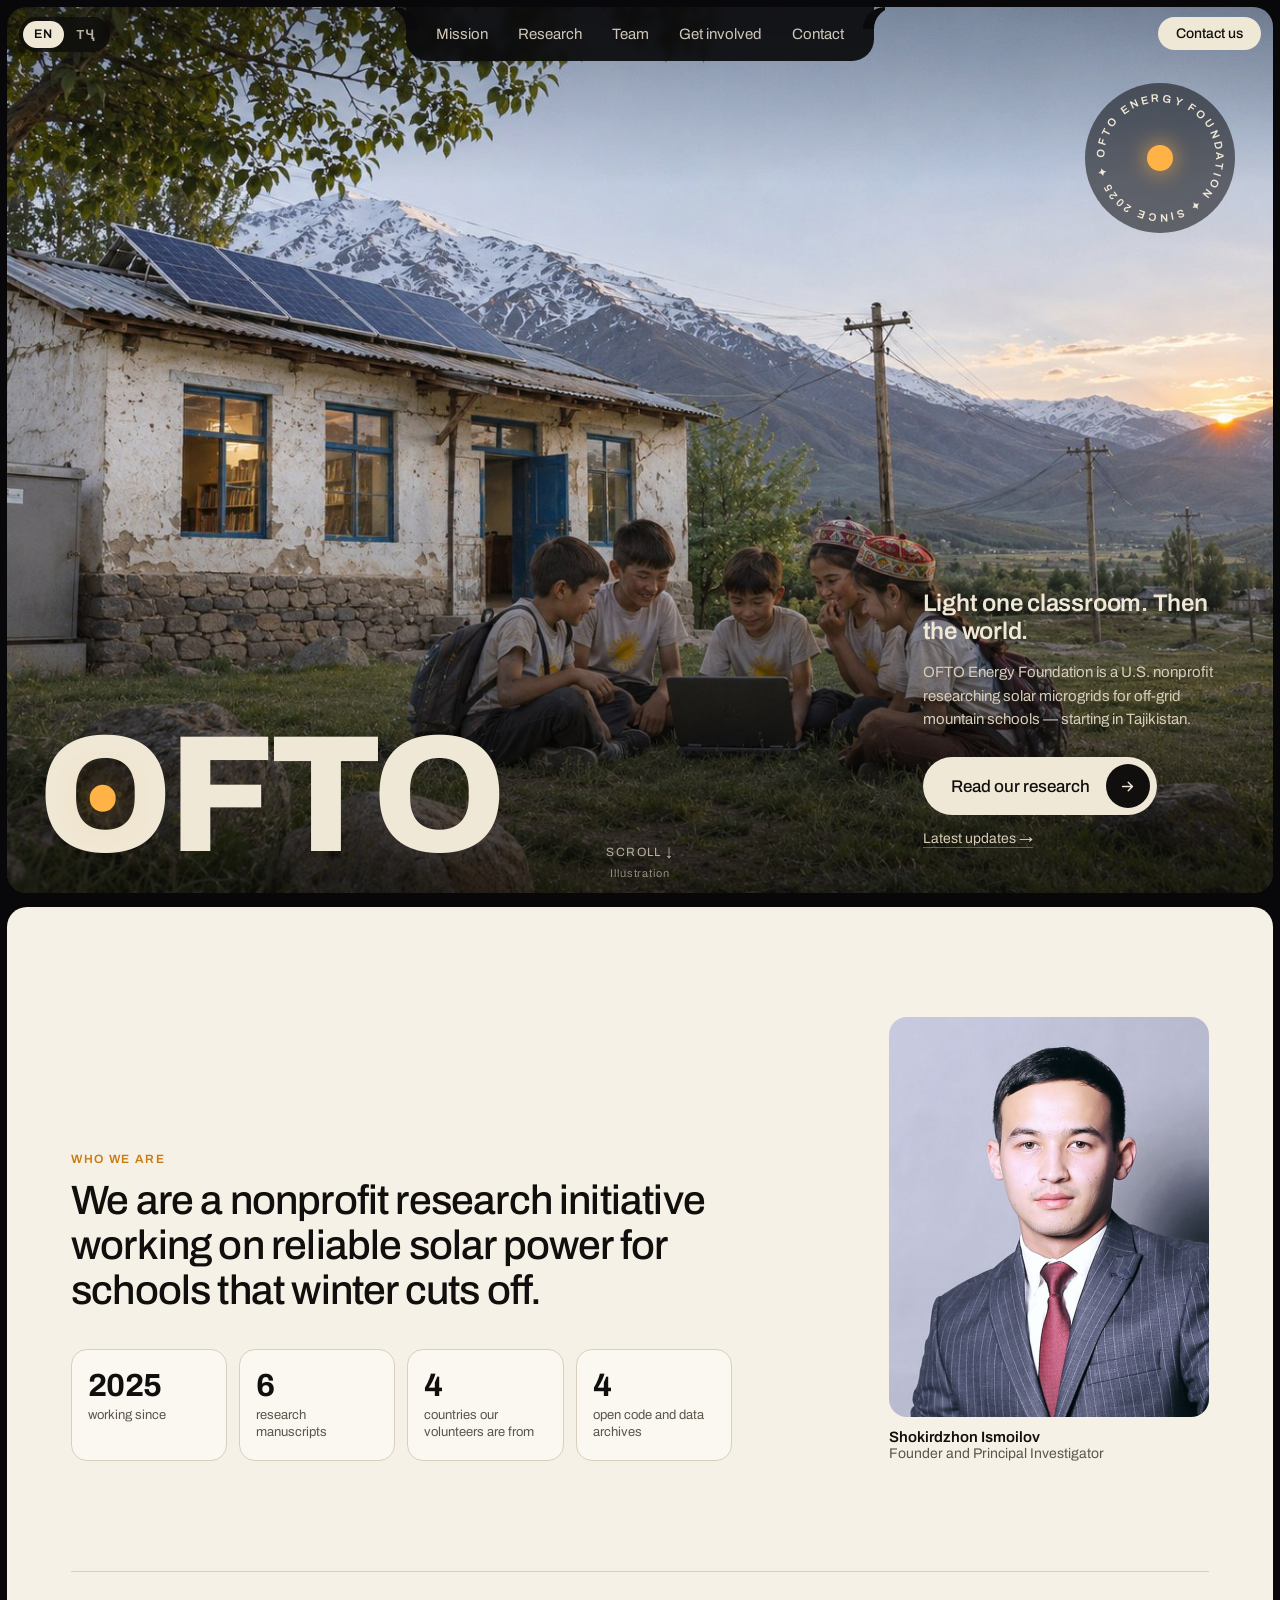
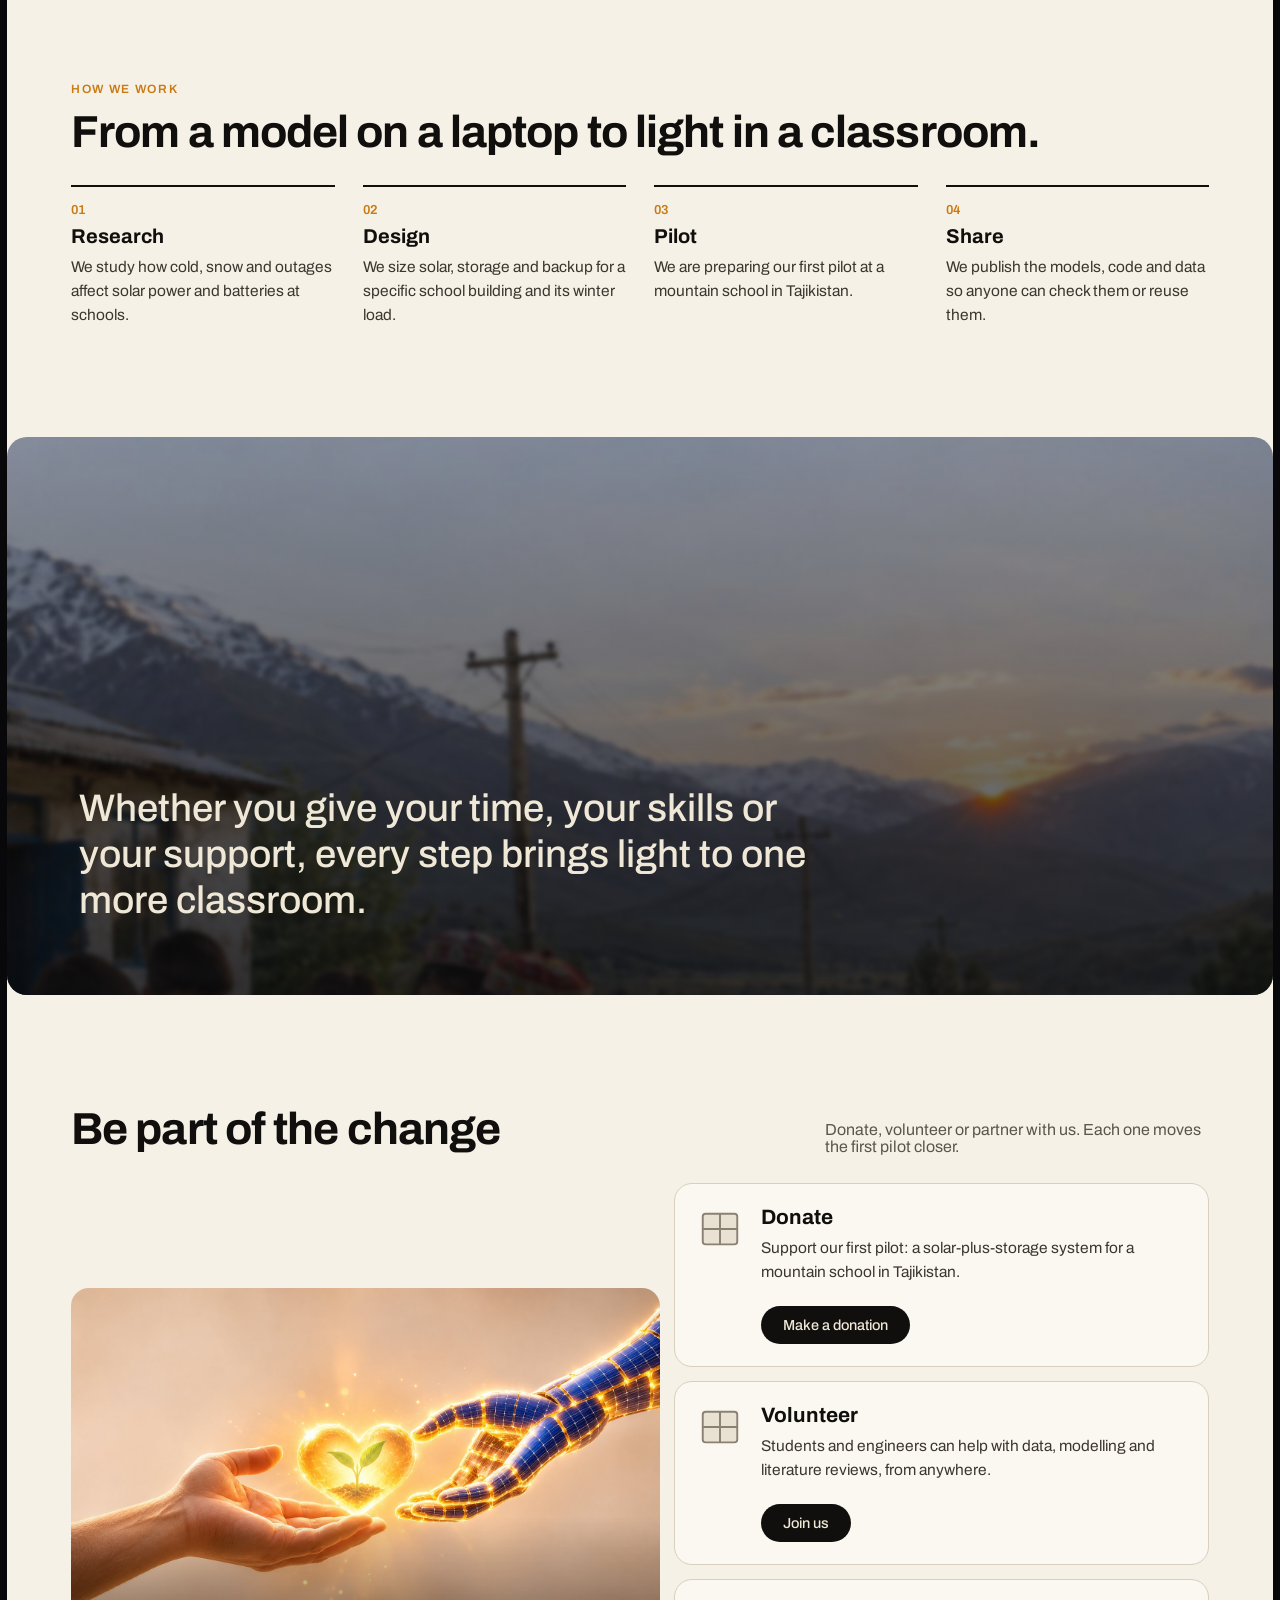
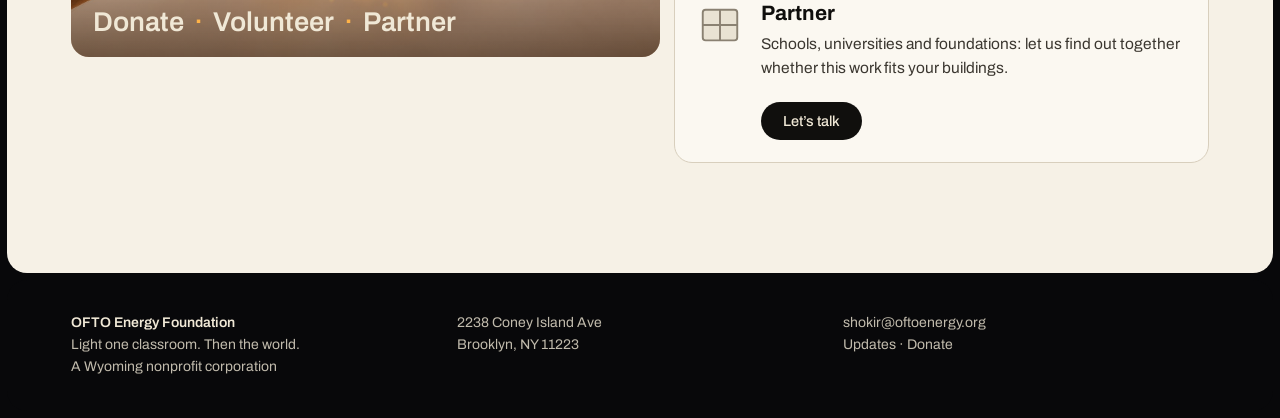
<file: index.html>
<!doctype html>
<html lang="en">
<head>
<meta charset="utf-8" />
<meta name="viewport" content="width=device-width, initial-scale=1" />
<title>OFTO Energy Foundation — Solar power for mountain schools</title>
<meta name="description" content="OFTO Energy Foundation is a U.S. nonprofit researching solar microgrids for off-grid mountain schools, starting in Tajikistan." />
<link rel="icon" href="favicon.svg" type="image/svg+xml" />
<link rel="apple-touch-icon" href="apple-touch-icon.png" />
<link rel="canonical" href="https://oftoenergy.org/" />
<link rel="alternate" hreflang="en" href="https://oftoenergy.org/" />
<link rel="alternate" hreflang="tg" href="https://oftoenergy.org/tj/" />
<meta property="og:url" content="https://oftoenergy.org/" />
<meta property="og:type" content="website" />
<meta property="og:site_name" content="OFTO Energy Foundation" />
<meta property="og:title" content="OFTO Energy Foundation — Light one classroom. Then the world." />
<meta property="og:description" content="A U.S. nonprofit researching solar microgrids for off-grid mountain schools, starting in Tajikistan." />
<meta property="og:image" content="https://oftoenergy.org/assets/og.jpg" />
<meta name="twitter:card" content="summary_large_image" />
<link rel="preconnect" href="https://fonts.googleapis.com" />
<link rel="preconnect" href="https://fonts.gstatic.com" crossorigin />
<link href="https://fonts.googleapis.com/css2?family=Archivo:wght@400;500;600;800&display=swap" rel="stylesheet" />
<link rel="preload" as="image" href="assets/scene.jpg" />
<style>
  :root {
    --frame: #08080a;
    --cream: #f0e8d6;
    --cream-dim: #d6cdb9;
    --ink: #100f0d;
    --tab: #0a0a0c;
    --sun: #ffb347;
    --ease: cubic-bezier(0.16, 1, 0.3, 1); /* ≈ GSAP expo.out */
  }
  * { box-sizing: border-box; }
  html, body { margin: 0; background: var(--frame); }
  html { scroll-behavior: smooth; }
  body {
    font-family: "Archivo", -apple-system, "Helvetica Neue", Arial, sans-serif;
    -webkit-font-smoothing: antialiased;
    text-rendering: optimizeLegibility;
    color: var(--cream);
    overflow-x: hidden;
  }
  a { color: inherit; text-decoration: none; }
  .sr-only { position: absolute; width: 1px; height: 1px; overflow: hidden; clip: rect(0 0 0 0); white-space: nowrap; }

  /* ---------- Frame ---------- */
  .outer { position: relative; height: 100vh; height: 100svh; padding: 7px; }
  .hero {
    position: relative; height: 100%; width: 100%;
    overflow: hidden; border-radius: 20px; background: #000;
    container-type: size;
  }

  /* Stage keeps the picture's 1671:941 ratio and covers the frame,
     so the sun / laptop glows stay pinned to the right spots at any screen size. */
  .stage {
    position: absolute; left: 50%; top: 50%;
    width: max(100cqw, calc(100cqh * 1.7778));
    aspect-ratio: 16 / 9;
    translate: -50% -50%;
  }
  .stage video.bg { position: absolute; inset: 0; width: 100%; height: 100%; object-fit: cover; display: block; }

  /* Grade + grain (from the reference) */
  .grade {
    position: absolute; inset: 0; pointer-events: none;
    background:
      radial-gradient(120% 90% at 60% 35%, rgba(0,0,0,0) 40%, rgba(6,5,4,.38) 100%),
      linear-gradient(180deg, rgba(6,5,4,.30) 0%, rgba(6,5,4,0) 20%, rgba(6,5,4,0) 52%, rgba(6,5,4,.66) 100%);
  }
  .grain {
    position: absolute; inset: -20px; pointer-events: none; opacity: .14; mix-blend-mode: overlay;
    background-image: url("data:image/svg+xml,%3Csvg xmlns='http://www.w3.org/2000/svg' width='200' height='200'%3E%3Cfilter id='n'%3E%3CfeTurbulence type='fractalNoise' baseFrequency='0.9' numOctaves='4' stitchTiles='stitch'/%3E%3C/filter%3E%3Crect width='100%25' height='100%25' filter='url(%23n)'/%3E%3C/svg%3E");
    background-size: 200px 200px;
    animation: grain .6s steps(2) infinite;
  }
  @keyframes grain { 0% { transform: translate(0,0); } 50% { transform: translate(-6px,4px); } 100% { transform: translate(4px,-3px); } }

  /* ---------- Nav tab ---------- */
  nav.tab {
    position: absolute; left: 50%; top: 0; z-index: 20; translate: -50% 0;
    background: rgba(10,10,12,.92); backdrop-filter: blur(4px);
    border-radius: 0 0 22px 22px; padding: 0 30px;
  }
  nav.tab::before, nav.tab::after { content: ""; position: absolute; top: 0; width: 22px; height: 22px; }
  nav.tab::before { left: -22px; border-top-right-radius: 22px; box-shadow: 11px 0 0 0 var(--tab); }
  nav.tab::after  { right: -22px; border-top-left-radius: 22px; box-shadow: -11px 0 0 0 var(--tab); }
  nav.tab ul { display: flex; align-items: center; gap: 30px; height: 54px; margin: 0; padding: 0; list-style: none; }
  nav.tab button.link {
    font: inherit; font-size: 15px; color: rgba(240,232,214,.85); background: none; border: 0; padding: 6px 0; cursor: pointer;
    transition: color .3s;
  }
  .hero :focus-visible { outline: 2px solid #ffb347; outline-offset: 3px; border-radius: 6px; }
  nav.tab button.link:hover, nav.tab button.link[aria-expanded="true"] { color: var(--cream); }
  nav.tab button.link[aria-expanded="true"] { text-decoration: underline; text-underline-offset: 6px; text-decoration-color: var(--sun); }
  .menu-toggle { display: none; }

  /* ---------- Kid popover ---------- */
  .kid {
    position: absolute; top: 66px; left: 50%; z-index: 30; width: min(340px, 88vw);
    translate: -50% 0;
    background: rgba(10,10,12,.94); backdrop-filter: blur(6px);
    border-radius: 20px; padding: 18px 18px 16px; color: var(--cream);
    box-shadow: 0 20px 50px rgba(0,0,0,.45);
    opacity: 0; transform: translateY(-8px) scale(.97); pointer-events: none;
    transition: opacity .35s var(--ease), transform .5s var(--ease);
  }
  .kid.open { opacity: 1; transform: none; pointer-events: auto; }
  .kid-top { display: flex; gap: 14px; align-items: center; }
  .face {
    flex: none; width: 76px; height: 76px; border-radius: 50%;
    background-image: url("assets/scene.jpg"); background-repeat: no-repeat;
    border: 2px solid var(--sun);
    animation: none;
  }
  .kid.open .face { animation: pop .6s var(--ease); }
  @keyframes pop { from { transform: translateY(14px) scale(.8); } to { transform: none; } }
  .tag { font-size: 11px; font-weight: 600; letter-spacing: .14em; color: var(--sun); }
  .kid h2 { margin: 2px 0 0; font-size: 20px; font-weight: 600; }
  .kid p { margin: 12px 0 14px; font-size: 14.5px; line-height: 1.5; color: var(--cream-dim); }
  .kid a.go { display: inline-flex; align-items: center; gap: 8px; font-size: 14px; font-weight: 500; color: var(--cream); border-bottom: 1px solid rgba(240,232,214,.35); padding-bottom: 2px; }
  .kid a.go:hover { border-color: var(--cream); }
  .kid .close { position: absolute; top: 10px; right: 12px; background: none; border: 0; color: rgba(240,232,214,.6); font-size: 22px; cursor: pointer; line-height: 1; }

  .langs-hero { position: absolute; top: 10px; left: 12px; z-index: 21; display: flex; gap: 2px; background: rgba(10,10,12,.72); backdrop-filter: blur(4px); border-radius: 999px; padding: 4px; }
  .langs-hero a { color: rgba(240,232,214,.75); font-size: 12.5px; font-weight: 600; letter-spacing: .06em; padding: 6px 11px; border-radius: 999px; }
  .langs-hero a[aria-current] { background: var(--cream); color: var(--ink); }
  .pill { position: absolute; top: 10px; right: 12px; z-index: 21; background: var(--cream); color: var(--ink); border-radius: 999px; padding: 9px 18px; font-size: 14px; font-weight: 500; }
  .pill:hover { background: #fff; }
  .seal { position: absolute; top: 76px; right: 3vw; z-index: 10; width: 150px; height: 150px; border-radius: 50%;
          background: rgba(10,10,12,.55); backdrop-filter: blur(3px); display: grid; place-items: center; }
  .seal svg.ring { position: absolute; inset: 0; animation: spin 28s linear infinite; }
  .seal .sun { width: 26px; height: 26px; border-radius: 50%; background: #ffb347; box-shadow: 0 0 22px rgba(255,179,71,.8); }
  @keyframes spin { to { transform: rotate(360deg); } }
  .scroll-hint { position: absolute; left: 50%; bottom: 34px; translate: -50% 0; z-index: 11; color: rgba(240,232,214,.7); font-size: 12px; letter-spacing: .12em; text-transform: uppercase; }
  @media (max-width: 760px) { .seal { display: none; } .pill { display: none; } .scroll-hint { display: none; } }

  /* ---------- Hero content ---------- */
  .content { position: absolute; inset: 0; z-index: 10; pointer-events: none; }
  .content > * { pointer-events: auto; }
  .wordmark {
    position: absolute; bottom: 3.2vh; left: 2.4vw; margin: 0;
    font-weight: 800; letter-spacing: -0.03em; line-height: .82;
    font-size: clamp(5.5rem, 13vw, 15rem);
    color: var(--cream); user-select: none;
    display: flex; align-items: flex-start;
  }
  .wordmark .o { position: relative; }
  /* tiny sun inside the first O — the brand mark */
  .wordmark .o::after {
    content: ""; position: absolute; left: 50%; top: 50%; width: .16em; height: .16em; translate: -50% -42%;
    border-radius: 50%; background: var(--sun); box-shadow: 0 0 .25em rgba(255,179,71,.7);
  }
  .copy {
    position: absolute; bottom: 5vh; right: 3vw; width: min(19.5rem, 84vw);
    display: flex; flex-direction: column; align-items: flex-start; gap: 16px;
  }
  .copy .slogan { margin: 0; font-size: 24px; font-weight: 600; line-height: 1.15; letter-spacing: -0.01em; color: var(--cream); text-shadow: 0 1px 14px rgba(0,0,0,.5); }
  .copy p { margin: 0; max-width: 23rem; font-size: 15px; line-height: 1.55; color: var(--cream-dim); text-shadow: 0 1px 12px rgba(0,0,0,.45); }
  .more { font-size: 14px; color: var(--cream-dim); border-bottom: 1px solid rgba(240,232,214,.35); padding-bottom: 1px; text-shadow: 0 1px 10px rgba(0,0,0,.5); }
  .more:hover { color: var(--cream); }
  .cta {
    margin-top: 10px; display: inline-flex; align-items: center; gap: 16px;
    background: var(--cream); color: var(--ink); border-radius: 999px;
    padding: 7px 7px 7px 28px; font-size: 17px; font-weight: 500;
  }
  .cta .arrow {
    display: grid; place-items: center; width: 44px; height: 44px; border-radius: 50%;
    background: var(--ink); color: var(--cream);
    transition: transform .5s ease-out;
  }
  .cta:hover .arrow { transform: rotate(45deg); }

  .label { position: absolute; left: 50%; bottom: 14px; translate: -50% 0; z-index: 11; font-size: 11px; letter-spacing: .08em; color: rgba(240,232,214,.55); pointer-events: none; }
  @media (max-width: 760px) { .label { display: none; } }

  /* ---------- Entrance (same timings as the reference GSAP timeline) ---------- */
  .in-nav  { animation: inNav  .9s var(--ease) both; }
  .in-word { animation: inWord 1.4s var(--ease) .1s both; }
  .in-copy > * { animation: inCopy 1s var(--ease) both; }
  .in-copy > :nth-child(1) { animation-delay: .5s; }
  .in-copy > :nth-child(2) { animation-delay: .62s; }
  .in-copy > :nth-child(3) { animation-delay: .74s; }
  .in-copy > :nth-child(4) { animation-delay: .86s; }
  @keyframes inNav  { from { opacity: 0; transform: translateY(-22px); } }
  @keyframes inWord { from { opacity: 0; transform: translateY(14%); } }
  @keyframes inCopy { from { opacity: 0; transform: translateY(18px); } }

  /* ---------- Mobile ---------- */
  @media (max-width: 760px) {
    nav.tab { padding: 0 22px; }
    nav.tab ul { display: none; }
    nav.tab.expanded ul { display: flex; flex-direction: column; height: auto; gap: 4px; padding: 6px 0 14px; }
    .menu-toggle {
      display: flex; align-items: center; gap: 10px; height: 48px;
      font: inherit; font-size: 15px; color: var(--cream); background: none; border: 0; cursor: pointer;
    }
    .menu-toggle .bars { width: 18px; height: 10px; border-top: 2px solid var(--cream); border-bottom: 2px solid var(--cream); }
    .kid { top: 56px; }
    nav.tab.expanded ~ .kid { top: 270px; }
    .wordmark { bottom: auto; top: 76px; left: 5vw; font-size: clamp(4.5rem, 26vw, 8rem); }
    .copy { left: 5vw; right: 5vw; width: auto; align-items: flex-start; bottom: 4vh; }
    .stage { left: 42%; } /* keep the children in view on narrow screens */
  }


  /* ---------- v2 sections ---------- */
  .v2 { background: #f6f1e6; color: #100f0d; margin: 7px; border-radius: 20px; padding: 0 clamp(20px, 5vw, 72px); }
  .v2 .eyebrow { font-size: 12px; font-weight: 600; letter-spacing: .14em; text-transform: uppercase; color: #c97a12; margin: 0 0 12px; }
  .v2 h2 { font-size: clamp(1.8rem, 3.6vw, 2.8rem); line-height: 1.1; letter-spacing: -0.02em; margin: 0 0 28px; font-weight: 700; }
  .v2 section { padding: clamp(56px, 9vw, 110px) 0; }
  .who { display: grid; grid-template-columns: 1.6fr 1fr; gap: clamp(24px, 5vw, 70px); align-items: end; }
  .who .big { font-weight: 500; font-size: clamp(1.7rem, 3.2vw, 2.6rem); max-width: 22em; }
  .stats { display: grid; grid-template-columns: repeat(4, 1fr); gap: 12px; margin-top: 36px; }
  .stats div { border: 1px solid #d8cfbd; border-radius: 16px; padding: 18px 16px; background: #fbf8f1; }
  .stats b { display: block; font-size: 2rem; font-weight: 700; letter-spacing: -0.02em; }
  .stats span { font-size: 13px; color: #5b554b; line-height: 1.35; display: block; margin-top: 4px; }
  .who-photo { margin: 0; max-width: 320px; justify-self: end; width: 100%; }
  .who-photo img { width: 100%; height: auto; border-radius: 18px; display: block; }
  .who-photo figcaption { font-size: 15px; font-weight: 600; margin-top: 12px; }
  .who-photo figcaption span { font-weight: 400; color: #5b554b; font-size: 14px; }
  .how { border-top: 1px solid #d8cfbd; }
  .steps { list-style: none; margin: 0; padding: 0; display: grid; grid-template-columns: repeat(4, 1fr); gap: 28px; counter-reset: s; }
  .steps li { counter-increment: s; border-top: 2px solid #100f0d; padding-top: 16px; }
  .steps li::before { content: "0" counter(s); display: block; font-size: 13px; font-weight: 600; color: #c97a12; margin-bottom: 8px; }
  .steps b { font-size: 1.25rem; }
  .steps p { margin: 8px 0 0; color: #3b3730; line-height: 1.55; font-size: 15.5px; }
  .band { margin: 0 calc(-1 * clamp(20px, 5vw, 72px)); border-radius: 20px; background: url("assets/band.jpg") center/cover no-repeat;
          position: relative; min-height: 62vh; display: flex; align-items: flex-end; padding: clamp(28px, 6vw, 72px) !important; overflow: hidden; }
  .band::before { content: ""; position: absolute; inset: 0; background: linear-gradient(180deg, rgba(8,8,10,.15), rgba(8,8,10,.7)); }
  .band p { position: relative; color: #f0e8d6; font-size: clamp(1.5rem, 3vw, 2.4rem); line-height: 1.2; font-weight: 500; max-width: 20em; margin: 0; }
  .join-head { display: flex; justify-content: space-between; align-items: flex-end; gap: 24px; flex-wrap: wrap; margin-bottom: 28px; }
  .join-head h2 { margin: 0; }
  .join-head p { margin: 0; max-width: 24rem; color: #5b554b; }
  .cards { display: grid; grid-template-columns: repeat(3, 1fr); gap: 14px; }
  .cards article { background: #fbf8f1; border: 1px solid #d8cfbd; border-radius: 18px; padding: 26px 22px; display: flex; flex-direction: column; gap: 10px; }
  .cards h3 { margin: 0; font-size: 1.3rem; }
  .cards p { margin: 0 0 12px; color: #3b3730; line-height: 1.55; font-size: 15.5px; flex: 1; }
  .btn-dark { align-self: flex-start; background: #100f0d; color: #f0e8d6; border-radius: 999px; padding: 11px 22px; font-size: 14.5px; font-weight: 500; }
  .btn-dark:hover { color: #ffb347; }
  .join-grid { display: grid; grid-template-columns: 1.1fr 1fr; gap: 14px; align-items: stretch; }
  .join-pic { margin: 0; position: relative; border-radius: 18px; overflow: hidden; aspect-ratio: 1585 / 992; align-self: center; }
  .heart-glow { position: absolute; left: 48.5%; top: 49%; width: 30%; aspect-ratio: 1; translate: -50% -50%; border-radius: 50%; pointer-events: none; mix-blend-mode: screen;
    background: radial-gradient(circle, rgba(255,214,140,.55), rgba(255,180,80,.15) 45%, transparent 70%); animation: heartbeat 3.2s ease-in-out infinite; }
  @keyframes heartbeat { 0%,100% { opacity: .35; scale: .92; } 50% { opacity: 1; scale: 1.08; } }
  .join-pic img { position: absolute; inset: 0; width: 100%; height: 100%; object-fit: cover; }
  .join-pic::after { content: ""; position: absolute; inset: 0; background: linear-gradient(180deg, transparent 62%, rgba(40,22,8,.62)); }
  .join-pic figcaption { position: absolute; left: 22px; right: 22px; bottom: 20px; z-index: 1; display: flex; gap: 10px; flex-wrap: wrap; }
  .join-pic figcaption span { color: #f0e8d6; font-size: clamp(1.2rem, 2.2vw, 1.7rem); font-weight: 600; }
  .join-pic figcaption span + span::before { content: "·"; margin-right: 10px; color: #ffb347; }
  .join .cards { grid-template-columns: 1fr; }
  .join .cards article { flex-direction: row; gap: 18px; align-items: flex-start; padding: 22px; transition: border-color .4s, box-shadow .4s; }
  .join .cards article > div { display: flex; flex-direction: column; gap: 8px; flex: 1; }
  .join .cards p { margin: 0; flex: none; }
  .win { flex: none; width: 46px; height: 46px; fill: #e9e2d3; stroke: #8a8172; stroke-width: 2; transition: fill .6s, stroke .6s, filter .6s; }
  .thanks { color: #c97a12 !important; font-weight: 600; font-size: 14.5px !important; max-height: 0; opacity: 0; overflow: hidden; transition: max-height .6s var(--ease), opacity .6s; }
  .join .btn-dark { margin-top: 6px; }
  .join .cards article:hover, .join .cards article:focus-within, .join .cards article.lit { border-color: #e2b46a; box-shadow: 0 10px 30px rgba(201,122,18,.12); }
  .join .cards article:hover .win, .join .cards article:focus-within .win, .join .cards article.lit .win { fill: #ffd27a; stroke: #c97a12; filter: drop-shadow(0 0 10px rgba(255,179,71,.8)); }
  .join .cards article:hover .thanks, .join .cards article:focus-within .thanks, .join .cards article.lit .thanks { max-height: 3em; opacity: 1; }
  @media (max-width: 900px) { .join-grid { grid-template-columns: 1fr; } }
  .foot { margin: 0 7px 7px; background: var(--frame); color: rgba(240,232,214,.8); border-radius: 20px; padding: 32px clamp(20px, 5vw, 72px); display: grid; grid-template-columns: repeat(3, 1fr); gap: 20px; font-size: 14px; line-height: 1.6; }
  .foot strong { color: var(--cream); font-weight: 600; }
  .foot a:hover { color: #ffb347; }
  .v2 a:focus-visible, .foot a:focus-visible { outline: 2px solid #c97a12; outline-offset: 3px; border-radius: 6px; }
  .reveal { opacity: 0; transform: translateY(26px); transition: opacity .9s var(--ease), transform 1.1s var(--ease); }
  .reveal.shown { opacity: 1; transform: none; }
  @media (max-width: 900px) {
    .who { grid-template-columns: 1fr; } .who-photo { max-width: 280px; justify-self: start; }
    .stats { grid-template-columns: repeat(2, 1fr); }
    .steps { grid-template-columns: 1fr 1fr; }
    .cards { grid-template-columns: 1fr; }
    .foot { grid-template-columns: 1fr; }
  }
  @media (max-width: 520px) { .steps { grid-template-columns: 1fr; } }

  @media (prefers-reduced-motion: reduce) {
    .reveal { opacity: 1 !important; transform: none !important; }
    *, *::before, *::after { animation: none !important; transition: none !important; }
  }
</style>
<script type="application/ld+json">
{"@context":"https://schema.org","@type":"NGO","name":"OFTO Energy Foundation","url":"https://oftoenergy.org/","logo":"https://oftoenergy.org/apple-touch-icon.png","email":"shokir@oftoenergy.org","slogan":"Light one classroom. Then the world.","description":"A U.S. nonprofit researching solar microgrids for off-grid mountain schools, starting in Tajikistan.","address":{"@type":"PostalAddress","streetAddress":"2238 Coney Island Ave","addressLocality":"Brooklyn","addressRegion":"NY","postalCode":"11223","addressCountry":"US"},"founder":{"@type":"Person","name":"Shokirdzhon Ismoilov","sameAs":"https://orcid.org/0009-0008-6551-6688"}}
</script>
</head>
<body>
<div class="outer">
  <section class="hero" aria-label="OFTO Energy Foundation">
    <div class="stage" aria-hidden="true">
      <!-- hero.mp4 already contains the slow push-in and the sun / laptop glow (20 s seamless loop) -->
      <video class="bg" muted loop playsinline preload="none" poster="assets/scene.jpg"></video>
    </div>
    <div class="grade"></div>
    <div class="grain"></div>

    <nav class="tab in-nav" aria-label="Main">
      <button class="menu-toggle" aria-expanded="false" aria-controls="navlist"><span class="bars"></span>Menu</button>
      <ul id="navlist">
        <li><button class="link" data-kid="mission"  aria-expanded="false">Mission</button></li>
        <li><button class="link" data-kid="research" aria-expanded="false">Research</button></li>
        <li><button class="link" data-kid="team"     aria-expanded="false">Team</button></li>
        <li><button class="link" data-kid="involved" aria-expanded="false">Get involved</button></li>
        <li><button class="link" data-kid="contact"  aria-expanded="false">Contact</button></li>
      </ul>
    </nav>

    <div class="kid" id="kid" role="dialog" aria-modal="false" aria-labelledby="kid-title" hidden>
      <button class="close" aria-label="Close">×</button>
      <div class="kid-top">
        <div class="face" id="kid-face"></div>
        <div>
          <div class="tag">OFTO</div>
          <h2 id="kid-title"></h2>
        </div>
      </div>
      <p id="kid-text"></p>
      <a class="go" id="kid-link" href="#">Open <span aria-hidden="true">→</span></a>
    </div>

    <nav class="langs-hero" aria-label="Language"><a href="index.html" aria-current="true" lang="en">EN</a><a href="tj/index.html" hreflang="tg" lang="tg">ТҶ</a></nav>
    <a class="pill" href="contact.html">Contact us</a>
    <div class="seal" aria-hidden="true">
      <svg class="ring" viewBox="0 0 150 150"><defs><path id="c" d="M75,75 m-56,0 a56,56 0 1,1 112,0 a56,56 0 1,1 -112,0"/></defs>
        <text fill="#f0e8d6" font-family="Archivo, sans-serif" font-size="11" font-weight="600" letter-spacing="3.1" textLength="345"><textPath href="#c">OFTO ENERGY FOUNDATION ✦ SINCE 2025 ✦</textPath></text></svg>
      <span class="sun"></span>
    </div>
    <a class="scroll-hint" href="#who">Scroll ↓</a>
    <div class="label">Illustration</div>

    <div class="content">
      <h1 class="sr-only">OFTO Energy Foundation — solar microgrids for off-grid mountain schools</h1>
      <div class="wordmark in-word" aria-hidden="true"><span class="o">O</span>FTO</div>

      <div class="copy in-copy">
        <p class="slogan">Light one classroom. Then the world.</p>
        <p>OFTO Energy Foundation is a U.S. nonprofit researching solar microgrids for off-grid mountain schools — starting in Tajikistan.</p>
        <a class="cta" href="research.html">Read our research
          <span class="arrow" aria-hidden="true">
            <svg width="17" height="17" viewBox="0 0 24 24" fill="none"><path d="M5 12h14M13 6l6 6-6 6" stroke="currentColor" stroke-width="2" stroke-linecap="round" stroke-linejoin="round"/></svg>
          </span>
        </a>
        <a class="more" href="updates.html">Latest updates →</a>
      </div>
    </div>
  </section>
</div>

<main class="v2" id="main">
  <section class="who reveal" id="who">
    <div class="who-text">
      <p class="eyebrow">Who we are</p>
      <h2 class="big">We are a nonprofit research initiative working on reliable solar power for schools that winter cuts off.</h2>
      <div class="stats">
        <div><b>2025</b><span>working since</span></div>
        <div><b>6</b><span>research manuscripts</span></div>
        <div><b>4</b><span>countries our volunteers are from</span></div>
        <div><b>4</b><span>open code and data archives</span></div>
      </div>
    </div>
    <figure class="who-photo">
      <img src="assets/founder.jpg" alt="Shokirdzhon Ismoilov, founder" width="640" height="800" loading="lazy" />
      <figcaption>Shokirdzhon Ismoilov<br /><span>Founder and Principal Investigator</span></figcaption>
    </figure>
  </section>

  <section class="how reveal">
    <p class="eyebrow">How we work</p>
    <h2>From a model on a laptop to light in a classroom.</h2>
    <ol class="steps">
      <li><b>Research</b><p>We study how cold, snow and outages affect solar power and batteries at schools.</p></li>
      <li><b>Design</b><p>We size solar, storage and backup for a specific school building and its winter load.</p></li>
      <li><b>Pilot</b><p>We are preparing our first pilot at a mountain school in Tajikistan.</p></li>
      <li><b>Share</b><p>We publish the models, code and data so anyone can check them or reuse them.</p></li>
    </ol>
  </section>

  <section class="band reveal" aria-label="A message to supporters">
    <p>Whether you give your time, your skills or your support, every step brings light to one more classroom.</p>
  </section>

  <section class="join reveal">
    <div class="join-head">
      <h2>Be part of the change</h2>
      <p>Donate, volunteer or partner with us. Each one moves the first pilot closer.</p>
    </div>
    <div class="join-grid">
      <figure class="join-pic">
        <img src="assets/hands.jpg" alt="Illustration: a human hand and a hand made of solar cells reaching toward a glowing heart with a seedling" loading="lazy" width="1585" height="992" />
        <span class="heart-glow" aria-hidden="true"></span>
        <figcaption><span>Donate</span><span>Volunteer</span><span>Partner</span></figcaption>
      </figure>
      <div class="cards">
        <article>
          <svg class="win" viewBox="0 0 48 48" aria-hidden="true"><rect x="6" y="8" width="36" height="32" rx="3"/><path d="M24 8v32M6 24h36"/></svg>
          <div><h3>Donate</h3><p>Support our first pilot: a solar-plus-storage system for a mountain school in Tajikistan.</p>
          <p class="thanks">Thank you. This is how a classroom lights up.</p>
          <a class="btn-dark" href="contact.html#donate">Make a donation</a></div>
        </article>
        <article>
          <svg class="win" viewBox="0 0 48 48" aria-hidden="true"><rect x="6" y="8" width="36" height="32" rx="3"/><path d="M24 8v32M6 24h36"/></svg>
          <div><h3>Volunteer</h3><p>Students and engineers can help with data, modelling and literature reviews, from anywhere.</p>
          <p class="thanks">Your skills keep the lights on.</p>
          <a class="btn-dark" href="contact.html#involved">Join us</a></div>
        </article>
        <article>
          <svg class="win" viewBox="0 0 48 48" aria-hidden="true"><rect x="6" y="8" width="36" height="32" rx="3"/><path d="M24 8v32M6 24h36"/></svg>
          <div><h3>Partner</h3><p>Schools, universities and foundations: let us find out together whether this work fits your buildings.</p>
          <p class="thanks">Together we reach more schools.</p>
          <a class="btn-dark" href="contact.html#involved">Let’s talk</a></div>
        </article>
      </div>
    </div>
  </section>
</main>
<footer class="foot">
  <div><strong>OFTO Energy Foundation</strong><br />Light one classroom. Then the world.<br />A Wyoming nonprofit corporation</div>
  <div>2238 Coney Island Ave<br />Brooklyn, NY 11223</div>
  <div><a href="mailto:shokir@oftoenergy.org">shokir@oftoenergy.org</a><br /><a href="updates.html">Updates</a> · <a href="contact.html#donate">Donate</a></div>
</footer>

<script>
  // Each menu item "sends out" one of the children from the picture.
  // face: [x%, y%] of the child's face in scene.png — replaced by real portraits later.
  const KIDS = {
    mission:  { title: "Our mission",  face: [45.2, 65.4], href: "mission.html",
                text: "Reliable solar power for off-grid mountain schools, so children can learn with light, heat and computers — starting in Tajikistan." },
    research: { title: "Research",     face: [50.5, 63.5], href: "research.html",
                text: "Our manuscripts on school microgrids, battery storage and winter resilience — with open code and data." },
    team:     { title: "Team",         face: [57.4, 66.4], href: "team.html",
                text: "Our volunteer researchers are from Tajikistan, Russia, Turkey and India, led by founder Shokirdzhon Ismoilov." },
    involved: { title: "Get involved", face: [62.5, 65.4], href: "contact.html#involved",
                text: "Join as a researcher or volunteer, or donate to our first pilot — a solar-plus-storage system for a mountain school in Tajikistan." },
    contact:  { title: "Contact",      face: [66.4, 68.0], href: "mailto:shokir@oftoenergy.org",
                text: "shokir@oftoenergy.org" }
  };

  (function () {
    const v = document.querySelector("video.bg");
    const saveData = navigator.connection && navigator.connection.saveData;
    const calm = matchMedia("(prefers-reduced-motion: reduce)").matches;
    if (!saveData && !calm) {
      v.src = matchMedia("(min-width: 761px)").matches ? "assets/hero.mp4" : "assets/hero-sm.mp4";
      v.preload = "auto";
      v.play().catch(() => {});
    }
  })();

  (function () {
    const els = document.querySelectorAll(".reveal");
    if (!("IntersectionObserver" in window)) { els.forEach(e => e.classList.add("shown")); return; }
    const io = new IntersectionObserver(es => es.forEach(e => { if (e.isIntersecting) { e.target.classList.add("shown"); io.unobserve(e.target); } }), { threshold: 0.15 });
    els.forEach(e => io.observe(e));
  })();

  (function () {
    if (matchMedia("(hover: hover)").matches || !("IntersectionObserver" in window)) return;
    const cards = document.querySelectorAll(".join .cards article");
    const io = new IntersectionObserver(es => es.forEach(e => {
      if (e.isIntersecting) { cards.forEach((c, i) => setTimeout(() => c.classList.add("lit"), 400 + i * 700)); io.disconnect(); }
    }), { threshold: 0.3 });
    if (cards[0]) io.observe(cards[0]);
  })();

  const kid = document.getElementById("kid");
  const face = document.getElementById("kid-face");
  const links = document.querySelectorAll("nav.tab button.link");
  const nav = document.querySelector("nav.tab");
  const toggle = document.querySelector(".menu-toggle");
  let current = null;

  function openKid(key, btn) {
    const k = KIDS[key];
    document.getElementById("kid-title").textContent = k.title;
    document.getElementById("kid-text").textContent = k.text;
    const a = document.getElementById("kid-link");
    a.href = k.href;
    a.firstChild.textContent = key === "contact" ? "Write to us " : "Open ";
    kid.hidden = false;
    // zoom the scene ~15x and centre the child's face in the circle
    const Z = 1500, W = face.clientWidth; // inner width (border excluded)
    const imgW = W * Z / 100, imgH = imgW * 941 / 1672;
    face.style.backgroundSize = Z + "% auto";
    face.style.backgroundPosition = (W/2 - imgW * k.face[0] / 100) + "px " + (W/2 - imgH * k.face[1] / 100) + "px";
    links.forEach(l => l.setAttribute("aria-expanded", l === btn ? "true" : "false"));
    kid.classList.remove("open"); void kid.offsetWidth; kid.classList.add("open");
    current = key;
  }
  function closeKid() {
    kid.classList.remove("open");
    links.forEach(l => l.setAttribute("aria-expanded", "false"));
    current = null;
  }

  links.forEach(btn => btn.addEventListener("click", e => {
    e.stopPropagation();
    const key = btn.dataset.kid;
    current === key ? closeKid() : openKid(key, btn);
  }));
  kid.querySelector(".close").addEventListener("click", closeKid);
  kid.addEventListener("click", e => e.stopPropagation());
  document.addEventListener("click", closeKid);
  document.addEventListener("keydown", e => { if (e.key === "Escape") closeKid(); });

  toggle.addEventListener("click", e => {
    e.stopPropagation();
    const open = nav.classList.toggle("expanded");
    toggle.setAttribute("aria-expanded", open);
  });
</script>
</body>
</html>
</file>
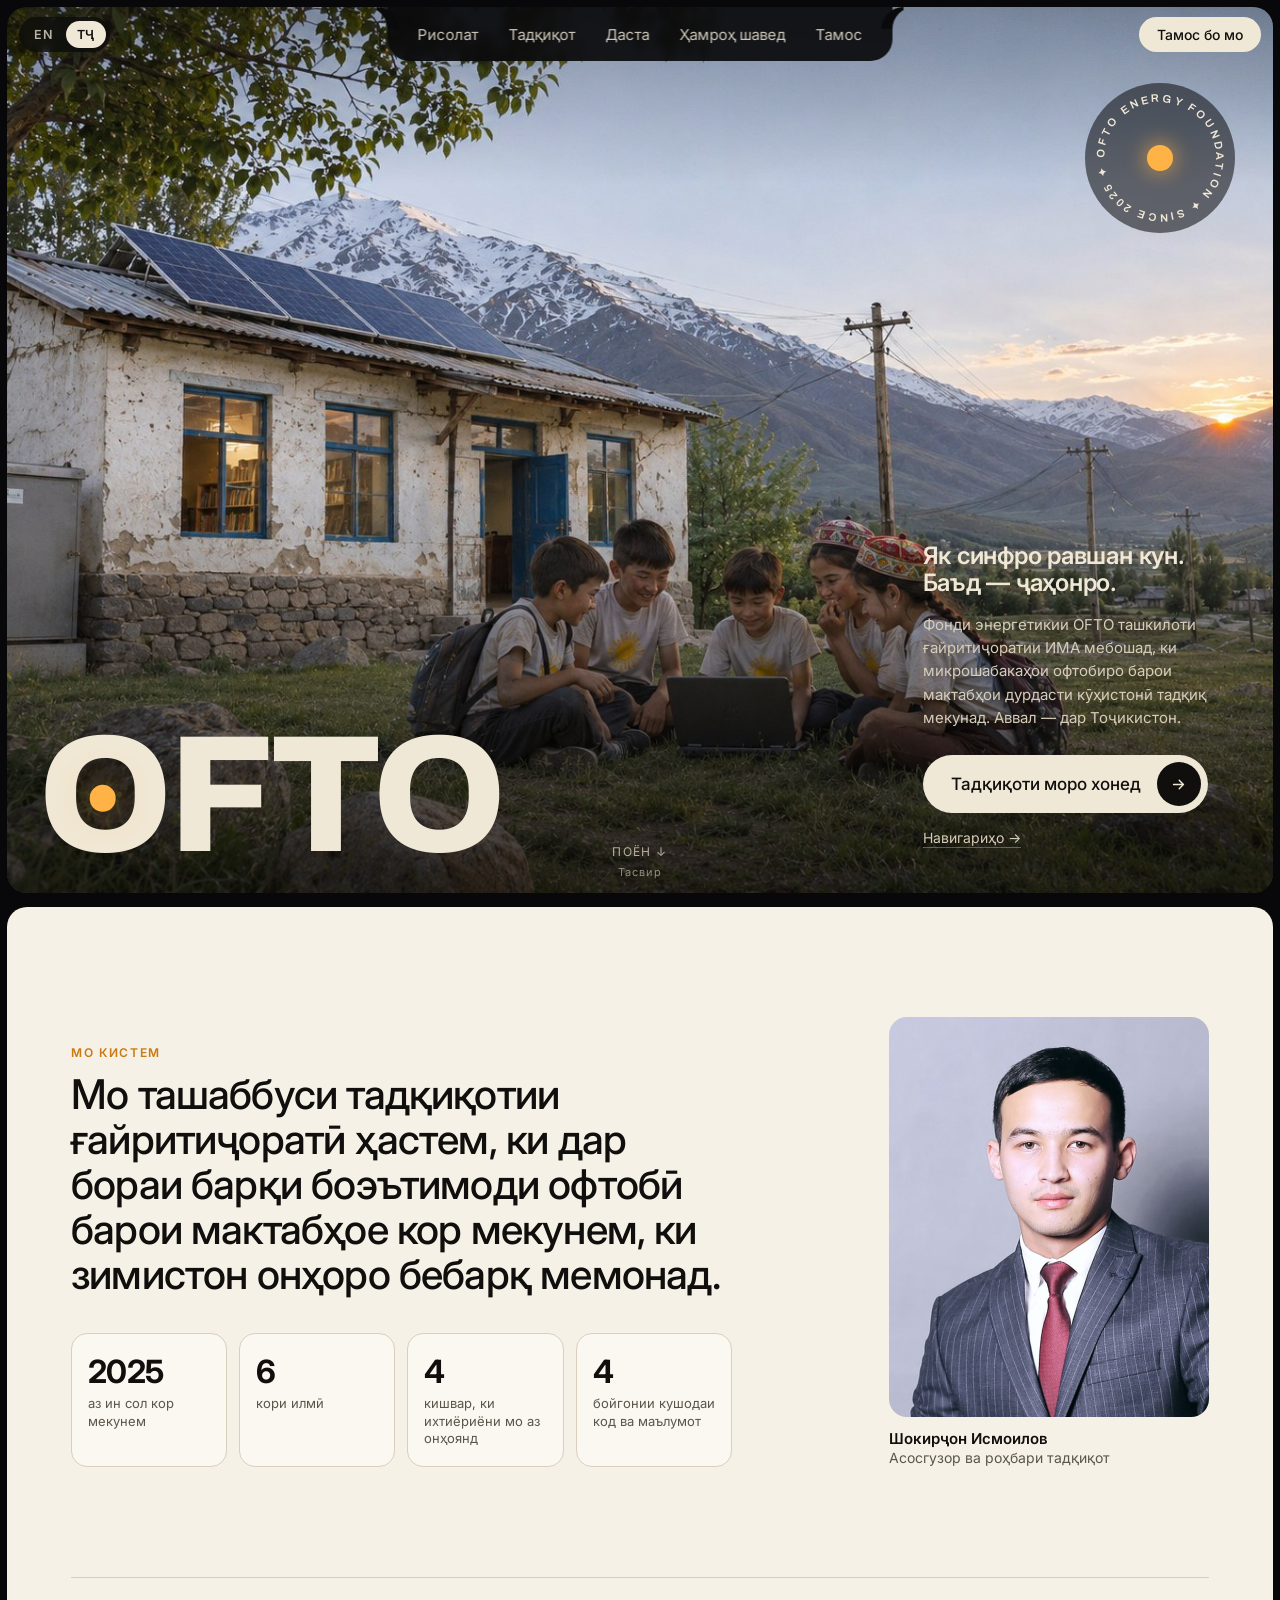
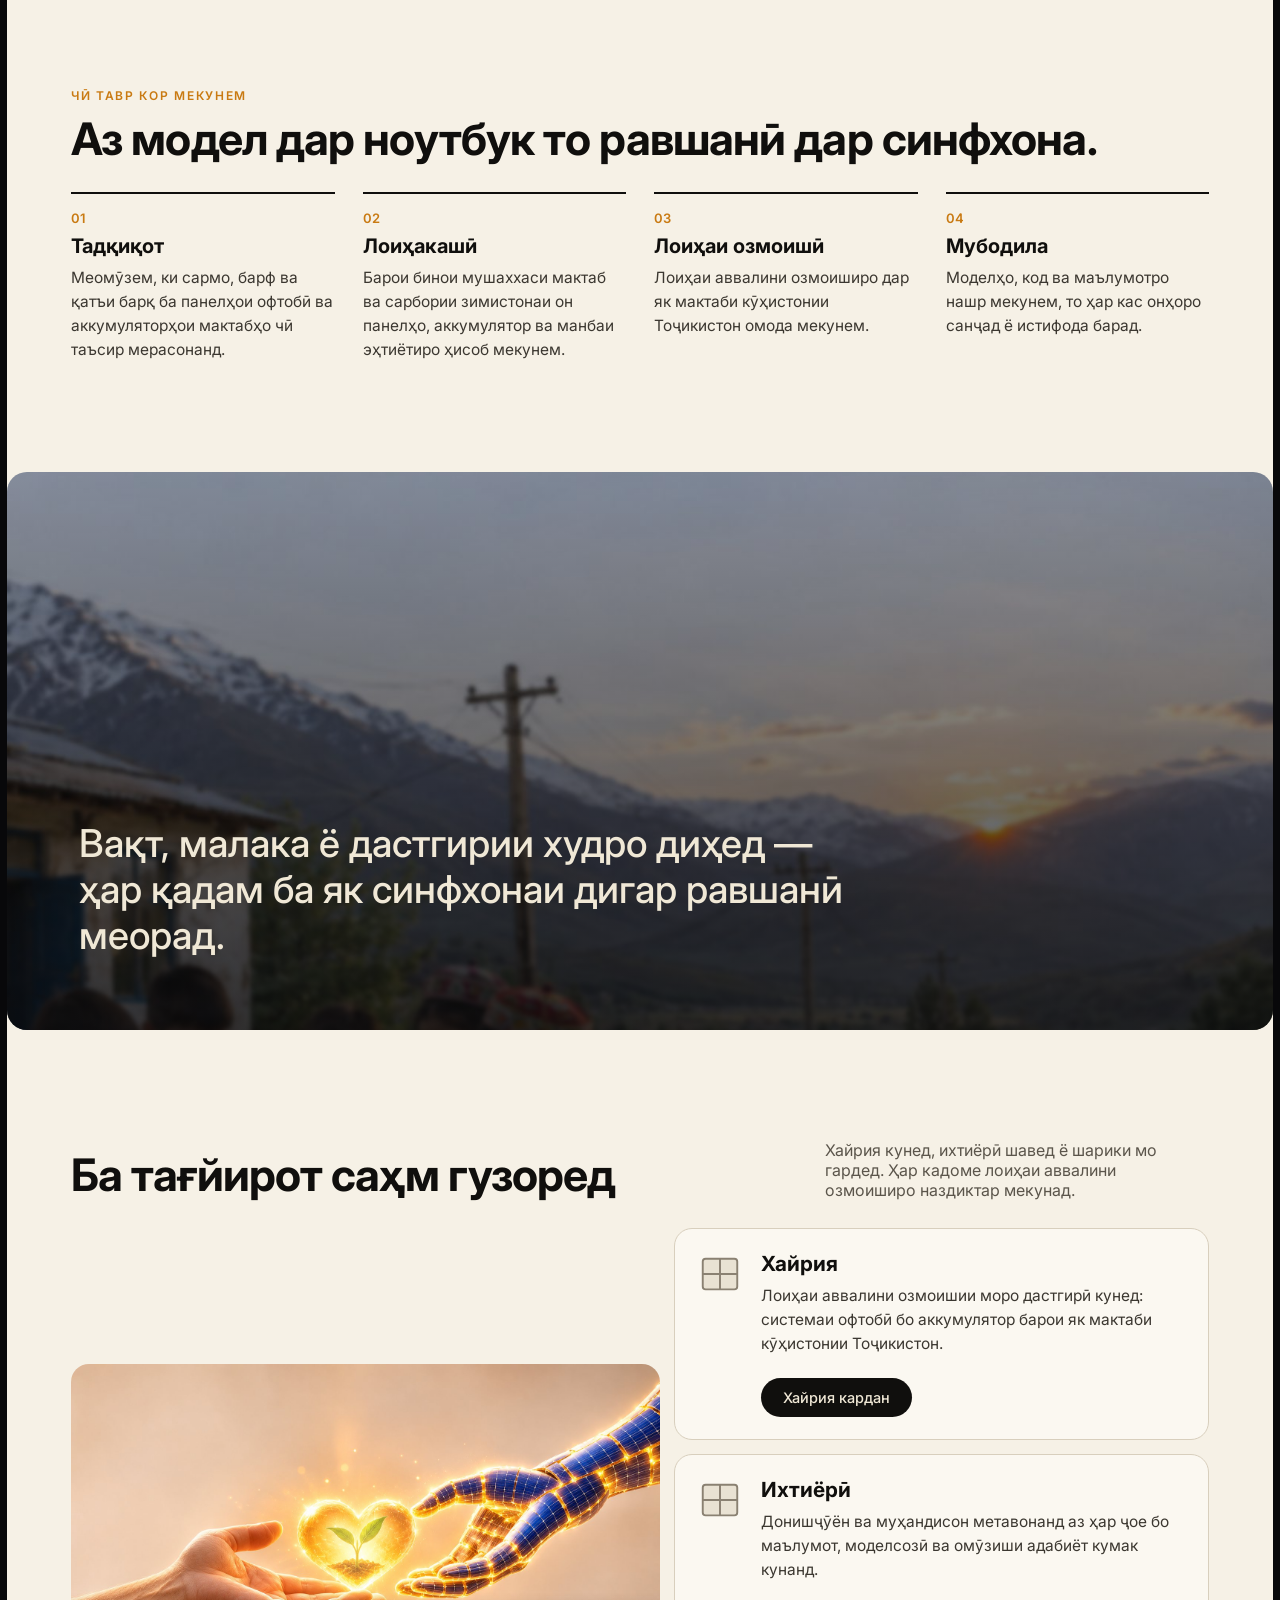
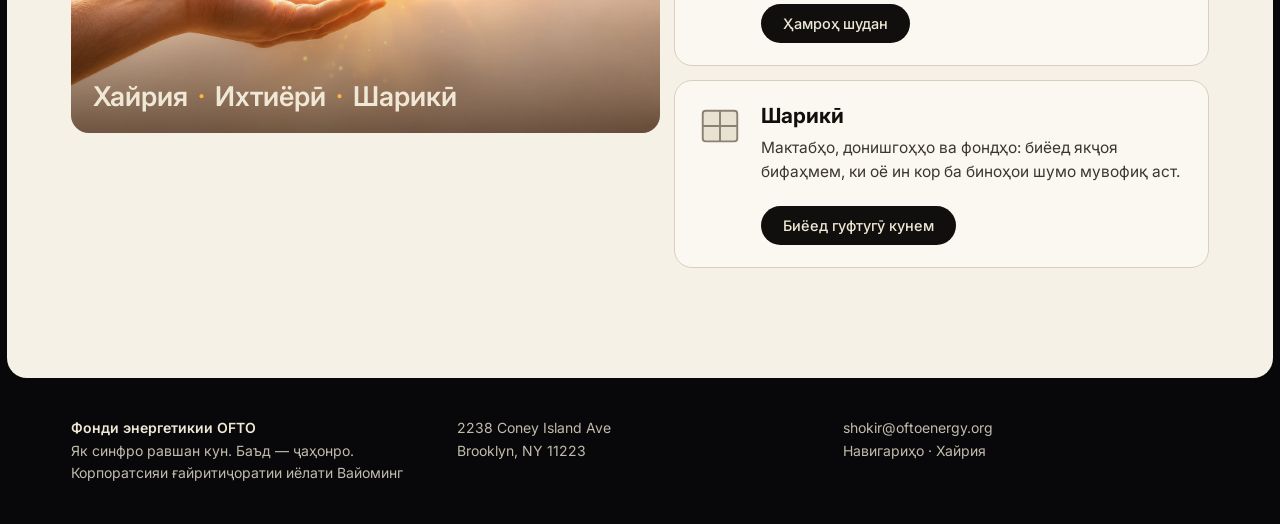
<file: tj/index.html>
<!doctype html>
<html lang="tg">
<head>
<meta charset="utf-8" />
<meta name="viewport" content="width=device-width, initial-scale=1" />
<title>Фонди энергетикии OFTO — барқи офтобӣ барои мактабҳои кӯҳистонӣ</title>
<meta name="description" content="Фонди энергетикии OFTO — ташкилоти ғайритиҷоратии ИМА, ки микрошабакаҳои офтобиро барои мактабҳои дурдасти кӯҳистонӣ тадқиқ мекунад. Аввал — дар Тоҷикистон." />
<link rel="icon" href="../favicon.svg" type="image/svg+xml" />
<link rel="apple-touch-icon" href="../apple-touch-icon.png" />
<link rel="canonical" href="https://oftoenergy.org/tj/" />
<link rel="alternate" hreflang="en" href="https://oftoenergy.org/" />
<link rel="alternate" hreflang="tg" href="https://oftoenergy.org/tj/" />
<meta property="og:url" content="https://oftoenergy.org/tj/" />
<meta property="og:type" content="website" />
<meta property="og:site_name" content="OFTO Energy Foundation" />
<meta property="og:title" content="Фонди энергетикии OFTO — Як синфро равшан кун. Баъд — ҷаҳонро." />
<meta property="og:description" content="A U.S. nonprofit researching solar microgrids for off-grid mountain schools, starting in Tajikistan." />
<meta property="og:image" content="https://oftoenergy.org/assets/og.jpg" />
<meta name="twitter:card" content="summary_large_image" />
<link rel="preconnect" href="https://fonts.googleapis.com" />
<link rel="preconnect" href="https://fonts.gstatic.com" crossorigin />
<link href="https://fonts.googleapis.com/css2?family=Archivo:wght@400;500;600;800&family=Inter:wght@400;500;600;700&display=swap" rel="stylesheet" />
<link rel="preload" as="image" href="../assets/scene.jpg" />
<style>
  :root {
    --frame: #08080a;
    --cream: #f0e8d6;
    --cream-dim: #d6cdb9;
    --ink: #100f0d;
    --tab: #0a0a0c;
    --sun: #ffb347;
    --ease: cubic-bezier(0.16, 1, 0.3, 1); /* ≈ GSAP expo.out */
  }
  * { box-sizing: border-box; }
  html, body { margin: 0; background: var(--frame); }
  html { scroll-behavior: smooth; }
  body {
    font-family: "Inter", -apple-system, "Helvetica Neue", Arial, sans-serif;
    -webkit-font-smoothing: antialiased;
    text-rendering: optimizeLegibility;
    color: var(--cream);
    overflow-x: hidden;
  }
  a { color: inherit; text-decoration: none; }
  .sr-only { position: absolute; width: 1px; height: 1px; overflow: hidden; clip: rect(0 0 0 0); white-space: nowrap; }

  /* ---------- Frame ---------- */
  .outer { position: relative; height: 100vh; height: 100svh; padding: 7px; }
  .hero {
    position: relative; height: 100%; width: 100%;
    overflow: hidden; border-radius: 20px; background: #000;
    container-type: size;
  }

  /* Stage keeps the picture's 1671:941 ratio and covers the frame,
     so the sun / laptop glows stay pinned to the right spots at any screen size. */
  .stage {
    position: absolute; left: 50%; top: 50%;
    width: max(100cqw, calc(100cqh * 1.7778));
    aspect-ratio: 16 / 9;
    translate: -50% -50%;
  }
  .stage video.bg { position: absolute; inset: 0; width: 100%; height: 100%; object-fit: cover; display: block; }

  /* Grade + grain (from the reference) */
  .grade {
    position: absolute; inset: 0; pointer-events: none;
    background:
      radial-gradient(120% 90% at 60% 35%, rgba(0,0,0,0) 40%, rgba(6,5,4,.38) 100%),
      linear-gradient(180deg, rgba(6,5,4,.30) 0%, rgba(6,5,4,0) 20%, rgba(6,5,4,0) 52%, rgba(6,5,4,.66) 100%);
  }
  .grain {
    position: absolute; inset: -20px; pointer-events: none; opacity: .14; mix-blend-mode: overlay;
    background-image: url("data:image/svg+xml,%3Csvg xmlns='http://www.w3.org/2000/svg' width='200' height='200'%3E%3Cfilter id='n'%3E%3CfeTurbulence type='fractalNoise' baseFrequency='0.9' numOctaves='4' stitchTiles='stitch'/%3E%3C/filter%3E%3Crect width='100%25' height='100%25' filter='url(%23n)'/%3E%3C/svg%3E");
    background-size: 200px 200px;
    animation: grain .6s steps(2) infinite;
  }
  @keyframes grain { 0% { transform: translate(0,0); } 50% { transform: translate(-6px,4px); } 100% { transform: translate(4px,-3px); } }

  /* ---------- Nav tab ---------- */
  nav.tab {
    position: absolute; left: 50%; top: 0; z-index: 20; translate: -50% 0;
    background: rgba(10,10,12,.92); backdrop-filter: blur(4px);
    border-radius: 0 0 22px 22px; padding: 0 30px;
  }
  nav.tab::before, nav.tab::after { content: ""; position: absolute; top: 0; width: 22px; height: 22px; }
  nav.tab::before { left: -22px; border-top-right-radius: 22px; box-shadow: 11px 0 0 0 var(--tab); }
  nav.tab::after  { right: -22px; border-top-left-radius: 22px; box-shadow: -11px 0 0 0 var(--tab); }
  nav.tab ul { display: flex; align-items: center; gap: 30px; height: 54px; margin: 0; padding: 0; list-style: none; }
  nav.tab button.link {
    font: inherit; font-size: 15px; color: rgba(240,232,214,.85); background: none; border: 0; padding: 6px 0; cursor: pointer;
    transition: color .3s;
  }
  .hero :focus-visible { outline: 2px solid #ffb347; outline-offset: 3px; border-radius: 6px; }
  nav.tab button.link:hover, nav.tab button.link[aria-expanded="true"] { color: var(--cream); }
  nav.tab button.link[aria-expanded="true"] { text-decoration: underline; text-underline-offset: 6px; text-decoration-color: var(--sun); }
  .menu-toggle { display: none; }

  /* ---------- Kid popover ---------- */
  .kid {
    position: absolute; top: 66px; left: 50%; z-index: 30; width: min(340px, 88vw);
    translate: -50% 0;
    background: rgba(10,10,12,.94); backdrop-filter: blur(6px);
    border-radius: 20px; padding: 18px 18px 16px; color: var(--cream);
    box-shadow: 0 20px 50px rgba(0,0,0,.45);
    opacity: 0; transform: translateY(-8px) scale(.97); pointer-events: none;
    transition: opacity .35s var(--ease), transform .5s var(--ease);
  }
  .kid.open { opacity: 1; transform: none; pointer-events: auto; }
  .kid-top { display: flex; gap: 14px; align-items: center; }
  .face {
    flex: none; width: 76px; height: 76px; border-radius: 50%;
    background-image: url("../assets/scene.jpg"); background-repeat: no-repeat;
    border: 2px solid var(--sun);
    animation: none;
  }
  .kid.open .face { animation: pop .6s var(--ease); }
  @keyframes pop { from { transform: translateY(14px) scale(.8); } to { transform: none; } }
  .tag { font-size: 11px; font-weight: 600; letter-spacing: .14em; color: var(--sun); }
  .kid h2 { margin: 2px 0 0; font-size: 20px; font-weight: 600; }
  .kid p { margin: 12px 0 14px; font-size: 14.5px; line-height: 1.5; color: var(--cream-dim); }
  .kid a.go { display: inline-flex; align-items: center; gap: 8px; font-size: 14px; font-weight: 500; color: var(--cream); border-bottom: 1px solid rgba(240,232,214,.35); padding-bottom: 2px; }
  .kid a.go:hover { border-color: var(--cream); }
  .kid .close { position: absolute; top: 10px; right: 12px; background: none; border: 0; color: rgba(240,232,214,.6); font-size: 22px; cursor: pointer; line-height: 1; }

  .langs-hero { position: absolute; top: 10px; left: 12px; z-index: 21; display: flex; gap: 2px; background: rgba(10,10,12,.72); backdrop-filter: blur(4px); border-radius: 999px; padding: 4px; }
  .langs-hero a { color: rgba(240,232,214,.75); font-size: 12.5px; font-weight: 600; letter-spacing: .06em; padding: 6px 11px; border-radius: 999px; }
  .langs-hero a[aria-current] { background: var(--cream); color: var(--ink); }
  .pill { position: absolute; top: 10px; right: 12px; z-index: 21; background: var(--cream); color: var(--ink); border-radius: 999px; padding: 9px 18px; font-size: 14px; font-weight: 500; }
  .pill:hover { background: #fff; }
  .seal { position: absolute; top: 76px; right: 3vw; z-index: 10; width: 150px; height: 150px; border-radius: 50%;
          background: rgba(10,10,12,.55); backdrop-filter: blur(3px); display: grid; place-items: center; }
  .seal svg.ring { position: absolute; inset: 0; animation: spin 28s linear infinite; }
  .seal .sun { width: 26px; height: 26px; border-radius: 50%; background: #ffb347; box-shadow: 0 0 22px rgba(255,179,71,.8); }
  @keyframes spin { to { transform: rotate(360deg); } }
  .scroll-hint { position: absolute; left: 50%; bottom: 34px; translate: -50% 0; z-index: 11; color: rgba(240,232,214,.7); font-size: 12px; letter-spacing: .12em; text-transform: uppercase; }
  @media (max-width: 760px) { .seal { display: none; } .pill { display: none; } .scroll-hint { display: none; } }

  /* ---------- Hero content ---------- */
  .content { position: absolute; inset: 0; z-index: 10; pointer-events: none; }
  .content > * { pointer-events: auto; }
  .wordmark {
    font-family: "Archivo", sans-serif;
    position: absolute; bottom: 3.2vh; left: 2.4vw; margin: 0;
    font-weight: 800; letter-spacing: -0.03em; line-height: .82;
    font-size: clamp(5.5rem, 13vw, 15rem);
    color: var(--cream); user-select: none;
    display: flex; align-items: flex-start;
  }
  .wordmark .o { position: relative; }
  /* tiny sun inside the first O — the brand mark */
  .wordmark .o::after {
    content: ""; position: absolute; left: 50%; top: 50%; width: .16em; height: .16em; translate: -50% -42%;
    border-radius: 50%; background: var(--sun); box-shadow: 0 0 .25em rgba(255,179,71,.7);
  }
  .copy {
    position: absolute; bottom: 5vh; right: 3vw; width: min(19.5rem, 84vw);
    display: flex; flex-direction: column; align-items: flex-start; gap: 16px;
  }
  .copy .slogan { margin: 0; font-size: 24px; font-weight: 600; line-height: 1.15; letter-spacing: -0.01em; color: var(--cream); text-shadow: 0 1px 14px rgba(0,0,0,.5); }
  .copy p { margin: 0; max-width: 23rem; font-size: 15px; line-height: 1.55; color: var(--cream-dim); text-shadow: 0 1px 12px rgba(0,0,0,.45); }
  .more { font-size: 14px; color: var(--cream-dim); border-bottom: 1px solid rgba(240,232,214,.35); padding-bottom: 1px; text-shadow: 0 1px 10px rgba(0,0,0,.5); }
  .more:hover { color: var(--cream); }
  .cta {
    margin-top: 10px; display: inline-flex; align-items: center; gap: 16px;
    background: var(--cream); color: var(--ink); border-radius: 999px;
    padding: 7px 7px 7px 28px; font-size: 17px; font-weight: 500;
  }
  .cta .arrow {
    display: grid; place-items: center; width: 44px; height: 44px; border-radius: 50%;
    background: var(--ink); color: var(--cream);
    transition: transform .5s ease-out;
  }
  .cta:hover .arrow { transform: rotate(45deg); }

  .label { position: absolute; left: 50%; bottom: 14px; translate: -50% 0; z-index: 11; font-size: 11px; letter-spacing: .08em; color: rgba(240,232,214,.55); pointer-events: none; }
  @media (max-width: 760px) { .label { display: none; } }

  /* ---------- Entrance (same timings as the reference GSAP timeline) ---------- */
  .in-nav  { animation: inNav  .9s var(--ease) both; }
  .in-word { animation: inWord 1.4s var(--ease) .1s both; }
  .in-copy > * { animation: inCopy 1s var(--ease) both; }
  .in-copy > :nth-child(1) { animation-delay: .5s; }
  .in-copy > :nth-child(2) { animation-delay: .62s; }
  .in-copy > :nth-child(3) { animation-delay: .74s; }
  .in-copy > :nth-child(4) { animation-delay: .86s; }
  @keyframes inNav  { from { opacity: 0; transform: translateY(-22px); } }
  @keyframes inWord { from { opacity: 0; transform: translateY(14%); } }
  @keyframes inCopy { from { opacity: 0; transform: translateY(18px); } }

  /* ---------- Mobile ---------- */
  @media (max-width: 760px) {
    nav.tab { padding: 0 22px; }
    nav.tab ul { display: none; }
    nav.tab.expanded ul { display: flex; flex-direction: column; height: auto; gap: 4px; padding: 6px 0 14px; }
    .menu-toggle {
      display: flex; align-items: center; gap: 10px; height: 48px;
      font: inherit; font-size: 15px; color: var(--cream); background: none; border: 0; cursor: pointer;
    }
    .menu-toggle .bars { width: 18px; height: 10px; border-top: 2px solid var(--cream); border-bottom: 2px solid var(--cream); }
    .kid { top: 56px; }
    nav.tab.expanded ~ .kid { top: 270px; }
    .wordmark { bottom: auto; top: 76px; left: 5vw; font-size: clamp(4.5rem, 26vw, 8rem); }
    .copy { left: 5vw; right: 5vw; width: auto; align-items: flex-start; bottom: 4vh; }
    .stage { left: 42%; } /* keep the children in view on narrow screens */
  }


  /* ---------- v2 sections ---------- */
  .v2 { background: #f6f1e6; color: #100f0d; margin: 7px; border-radius: 20px; padding: 0 clamp(20px, 5vw, 72px); }
  .v2 .eyebrow { font-size: 12px; font-weight: 600; letter-spacing: .14em; text-transform: uppercase; color: #c97a12; margin: 0 0 12px; }
  .v2 h2 { font-size: clamp(1.8rem, 3.6vw, 2.8rem); line-height: 1.1; letter-spacing: -0.02em; margin: 0 0 28px; font-weight: 700; }
  .v2 section { padding: clamp(56px, 9vw, 110px) 0; }
  .who { display: grid; grid-template-columns: 1.6fr 1fr; gap: clamp(24px, 5vw, 70px); align-items: end; }
  .who .big { font-weight: 500; font-size: clamp(1.7rem, 3.2vw, 2.6rem); max-width: 22em; }
  .stats { display: grid; grid-template-columns: repeat(4, 1fr); gap: 12px; margin-top: 36px; }
  .stats div { border: 1px solid #d8cfbd; border-radius: 16px; padding: 18px 16px; background: #fbf8f1; }
  .stats b { display: block; font-size: 2rem; font-weight: 700; letter-spacing: -0.02em; }
  .stats span { font-size: 13px; color: #5b554b; line-height: 1.35; display: block; margin-top: 4px; }
  .who-photo { margin: 0; max-width: 320px; justify-self: end; width: 100%; }
  .who-photo img { width: 100%; height: auto; border-radius: 18px; display: block; }
  .who-photo figcaption { font-size: 15px; font-weight: 600; margin-top: 12px; }
  .who-photo figcaption span { font-weight: 400; color: #5b554b; font-size: 14px; }
  .how { border-top: 1px solid #d8cfbd; }
  .steps { list-style: none; margin: 0; padding: 0; display: grid; grid-template-columns: repeat(4, 1fr); gap: 28px; counter-reset: s; }
  .steps li { counter-increment: s; border-top: 2px solid #100f0d; padding-top: 16px; }
  .steps li::before { content: "0" counter(s); display: block; font-size: 13px; font-weight: 600; color: #c97a12; margin-bottom: 8px; }
  .steps b { font-size: 1.25rem; }
  .steps p { margin: 8px 0 0; color: #3b3730; line-height: 1.55; font-size: 15.5px; }
  .band { margin: 0 calc(-1 * clamp(20px, 5vw, 72px)); border-radius: 20px; background: url("../assets/band.jpg") center/cover no-repeat;
          position: relative; min-height: 62vh; display: flex; align-items: flex-end; padding: clamp(28px, 6vw, 72px) !important; overflow: hidden; }
  .band::before { content: ""; position: absolute; inset: 0; background: linear-gradient(180deg, rgba(8,8,10,.15), rgba(8,8,10,.7)); }
  .band p { position: relative; color: #f0e8d6; font-size: clamp(1.5rem, 3vw, 2.4rem); line-height: 1.2; font-weight: 500; max-width: 20em; margin: 0; }
  .join-head { display: flex; justify-content: space-between; align-items: flex-end; gap: 24px; flex-wrap: wrap; margin-bottom: 28px; }
  .join-head h2 { margin: 0; }
  .join-head p { margin: 0; max-width: 24rem; color: #5b554b; }
  .cards { display: grid; grid-template-columns: repeat(3, 1fr); gap: 14px; }
  .cards article { background: #fbf8f1; border: 1px solid #d8cfbd; border-radius: 18px; padding: 26px 22px; display: flex; flex-direction: column; gap: 10px; }
  .cards h3 { margin: 0; font-size: 1.3rem; }
  .cards p { margin: 0 0 12px; color: #3b3730; line-height: 1.55; font-size: 15.5px; flex: 1; }
  .btn-dark { align-self: flex-start; background: #100f0d; color: #f0e8d6; border-radius: 999px; padding: 11px 22px; font-size: 14.5px; font-weight: 500; }
  .btn-dark:hover { color: #ffb347; }
  .join-grid { display: grid; grid-template-columns: 1.1fr 1fr; gap: 14px; align-items: stretch; }
  .join-pic { margin: 0; position: relative; border-radius: 18px; overflow: hidden; aspect-ratio: 1585 / 992; align-self: center; }
  .heart-glow { position: absolute; left: 48.5%; top: 49%; width: 30%; aspect-ratio: 1; translate: -50% -50%; border-radius: 50%; pointer-events: none; mix-blend-mode: screen;
    background: radial-gradient(circle, rgba(255,214,140,.55), rgba(255,180,80,.15) 45%, transparent 70%); animation: heartbeat 3.2s ease-in-out infinite; }
  @keyframes heartbeat { 0%,100% { opacity: .35; scale: .92; } 50% { opacity: 1; scale: 1.08; } }
  .join-pic img { position: absolute; inset: 0; width: 100%; height: 100%; object-fit: cover; }
  .join-pic::after { content: ""; position: absolute; inset: 0; background: linear-gradient(180deg, transparent 62%, rgba(40,22,8,.62)); }
  .join-pic figcaption { position: absolute; left: 22px; right: 22px; bottom: 20px; z-index: 1; display: flex; gap: 10px; flex-wrap: wrap; }
  .join-pic figcaption span { color: #f0e8d6; font-size: clamp(1.2rem, 2.2vw, 1.7rem); font-weight: 600; }
  .join-pic figcaption span + span::before { content: "·"; margin-right: 10px; color: #ffb347; }
  .join .cards { grid-template-columns: 1fr; }
  .join .cards article { flex-direction: row; gap: 18px; align-items: flex-start; padding: 22px; transition: border-color .4s, box-shadow .4s; }
  .join .cards article > div { display: flex; flex-direction: column; gap: 8px; flex: 1; }
  .join .cards p { margin: 0; flex: none; }
  .win { flex: none; width: 46px; height: 46px; fill: #e9e2d3; stroke: #8a8172; stroke-width: 2; transition: fill .6s, stroke .6s, filter .6s; }
  .thanks { color: #c97a12 !important; font-weight: 600; font-size: 14.5px !important; max-height: 0; opacity: 0; overflow: hidden; transition: max-height .6s var(--ease), opacity .6s; }
  .join .btn-dark { margin-top: 6px; }
  .join .cards article:hover, .join .cards article:focus-within, .join .cards article.lit { border-color: #e2b46a; box-shadow: 0 10px 30px rgba(201,122,18,.12); }
  .join .cards article:hover .win, .join .cards article:focus-within .win, .join .cards article.lit .win { fill: #ffd27a; stroke: #c97a12; filter: drop-shadow(0 0 10px rgba(255,179,71,.8)); }
  .join .cards article:hover .thanks, .join .cards article:focus-within .thanks, .join .cards article.lit .thanks { max-height: 3em; opacity: 1; }
  @media (max-width: 900px) { .join-grid { grid-template-columns: 1fr; } }
  .foot { margin: 0 7px 7px; background: var(--frame); color: rgba(240,232,214,.8); border-radius: 20px; padding: 32px clamp(20px, 5vw, 72px); display: grid; grid-template-columns: repeat(3, 1fr); gap: 20px; font-size: 14px; line-height: 1.6; }
  .foot strong { color: var(--cream); font-weight: 600; }
  .foot a:hover { color: #ffb347; }
  .v2 a:focus-visible, .foot a:focus-visible { outline: 2px solid #c97a12; outline-offset: 3px; border-radius: 6px; }
  .reveal { opacity: 0; transform: translateY(26px); transition: opacity .9s var(--ease), transform 1.1s var(--ease); }
  .reveal.shown { opacity: 1; transform: none; }
  @media (max-width: 900px) {
    .who { grid-template-columns: 1fr; } .who-photo { max-width: 280px; justify-self: start; }
    .stats { grid-template-columns: repeat(2, 1fr); }
    .steps { grid-template-columns: 1fr 1fr; }
    .cards { grid-template-columns: 1fr; }
    .foot { grid-template-columns: 1fr; }
  }
  @media (max-width: 520px) { .steps { grid-template-columns: 1fr; } }

  @media (prefers-reduced-motion: reduce) {
    .reveal { opacity: 1 !important; transform: none !important; }
    *, *::before, *::after { animation: none !important; transition: none !important; }
  }
</style>
<script type="application/ld+json">
{"@context":"https://schema.org","@type":"NGO","name":"OFTO Energy Foundation","url":"https://oftoenergy.org/","logo":"https://oftoenergy.org/apple-touch-icon.png","email":"shokir@oftoenergy.org","slogan":"Light one classroom. Then the world.","description":"A U.S. nonprofit researching solar microgrids for off-grid mountain schools, starting in Tajikistan.","address":{"@type":"PostalAddress","streetAddress":"2238 Coney Island Ave","addressLocality":"Brooklyn","addressRegion":"NY","postalCode":"11223","addressCountry":"US"},"founder":{"@type":"Person","name":"Shokirdzhon Ismoilov","sameAs":"https://orcid.org/0009-0008-6551-6688"}}
</script>
</head>
<body>
<div class="outer">
  <section class="hero" aria-label="OFTO Energy Foundation">
    <div class="stage" aria-hidden="true">
      <!-- hero.mp4 already contains the slow push-in and the sun / laptop glow (20 s seamless loop) -->
      <video class="bg" muted loop playsinline preload="none" poster="../assets/scene.jpg"></video>
    </div>
    <div class="grade"></div>
    <div class="grain"></div>

    <nav class="tab in-nav" aria-label="Main">
      <button class="menu-toggle" aria-expanded="false" aria-controls="navlist"><span class="bars"></span>Меню</button>
      <ul id="navlist">
        <li><button class="link" data-kid="mission"  aria-expanded="false">Рисолат</button></li>
        <li><button class="link" data-kid="research" aria-expanded="false">Тадқиқот</button></li>
        <li><button class="link" data-kid="team"     aria-expanded="false">Даста</button></li>
        <li><button class="link" data-kid="involved" aria-expanded="false">Ҳамроҳ шавед</button></li>
        <li><button class="link" data-kid="contact"  aria-expanded="false">Тамос</button></li>
      </ul>
    </nav>

    <div class="kid" id="kid" role="dialog" aria-modal="false" aria-labelledby="kid-title" hidden>
      <button class="close" aria-label="Пӯшидан">×</button>
      <div class="kid-top">
        <div class="face" id="kid-face"></div>
        <div>
          <div class="tag">OFTO</div>
          <h2 id="kid-title"></h2>
        </div>
      </div>
      <p id="kid-text"></p>
      <a class="go" id="kid-link" href="#">Кушодан <span aria-hidden="true">→</span></a>
    </div>

    <nav class="langs-hero" aria-label="Забон"><a href="../index.html" hreflang="en" lang="en">EN</a><a href="index.html" aria-current="true" lang="tg">ТҶ</a></nav>
    <a class="pill" href="contact.html">Тамос бо мо</a>
    <div class="seal" aria-hidden="true">
      <svg class="ring" viewBox="0 0 150 150"><defs><path id="c" d="M75,75 m-56,0 a56,56 0 1,1 112,0 a56,56 0 1,1 -112,0"/></defs>
        <text fill="#f0e8d6" font-family="Archivo, sans-serif" font-size="11" font-weight="600" letter-spacing="3.1" textLength="345"><textPath href="#c">OFTO ENERGY FOUNDATION ✦ SINCE 2025 ✦</textPath></text></svg>
      <span class="sun"></span>
    </div>
    <a class="scroll-hint" href="#who">Поён ↓</a>
    <div class="label">Тасвир</div>

    <div class="content">
      <h1 class="sr-only">Фонди энергетикии OFTO — микрошабакаҳои офтобӣ барои мактабҳои дурдасти кӯҳистонӣ</h1>
      <div class="wordmark in-word" aria-hidden="true"><span class="o">O</span>FTO</div>

      <div class="copy in-copy">
        <p class="slogan">Як синфро равшан кун. Баъд — ҷаҳонро.</p>
        <p>Фонди энергетикии OFTO ташкилоти ғайритиҷоратии ИМА мебошад, ки микрошабакаҳои офтобиро барои мактабҳои дурдасти кӯҳистонӣ тадқиқ мекунад. Аввал — дар Тоҷикистон.</p>
        <a class="cta" href="research.html">Тадқиқоти моро хонед
          <span class="arrow" aria-hidden="true">
            <svg width="17" height="17" viewBox="0 0 24 24" fill="none"><path d="M5 12h14M13 6l6 6-6 6" stroke="currentColor" stroke-width="2" stroke-linecap="round" stroke-linejoin="round"/></svg>
          </span>
        </a>
        <a class="more" href="updates.html">Навигариҳо →</a>
      </div>
    </div>
  </section>
</div>

<main class="v2" id="main">
  <section class="who reveal" id="who">
    <div class="who-text">
      <p class="eyebrow">Мо кистем</p>
      <h2 class="big">Мо ташаббуси тадқиқотии ғайритиҷоратӣ ҳастем, ки дар бораи барқи боэътимоди офтобӣ барои мактабҳое кор мекунем, ки зимистон онҳоро бебарқ мемонад.</h2>
      <div class="stats">
        <div><b>2025</b><span>аз ин сол кор мекунем</span></div>
        <div><b>6</b><span>кори илмӣ</span></div>
        <div><b>4</b><span>кишвар, ки ихтиёриёни мо аз онҳоянд</span></div>
        <div><b>4</b><span>бойгонии кушодаи код ва маълумот</span></div>
      </div>
    </div>
    <figure class="who-photo">
      <img src="../assets/founder.jpg" alt="Шокирҷон Исмоилов, асосгузор" width="640" height="800" loading="lazy" />
      <figcaption>Шокирҷон Исмоилов<br /><span>Асосгузор ва роҳбари тадқиқот</span></figcaption>
    </figure>
  </section>

  <section class="how reveal">
    <p class="eyebrow">Чӣ тавр кор мекунем</p>
    <h2>Аз модел дар ноутбук то равшанӣ дар синфхона.</h2>
    <ol class="steps">
      <li><b>Тадқиқот</b><p>Меомӯзем, ки сармо, барф ва қатъи барқ ба панелҳои офтобӣ ва аккумуляторҳои мактабҳо чӣ таъсир мерасонанд.</p></li>
      <li><b>Лоиҳакашӣ</b><p>Барои бинои мушаххаси мактаб ва сарбории зимистонаи он панелҳо, аккумулятор ва манбаи эҳтиётиро ҳисоб мекунем.</p></li>
      <li><b>Лоиҳаи озмоишӣ</b><p>Лоиҳаи аввалини озмоиширо дар як мактаби кӯҳистонии Тоҷикистон омода мекунем.</p></li>
      <li><b>Мубодила</b><p>Моделҳо, код ва маълумотро нашр мекунем, то ҳар кас онҳоро санҷад ё истифода барад.</p></li>
    </ol>
  </section>

  <section class="band reveal" aria-label="Паём ба дастгирикунандагон">
    <p>Вақт, малака ё дастгирии худро диҳед — ҳар қадам ба як синфхонаи дигар равшанӣ меорад.</p>
  </section>

  <section class="join reveal">
    <div class="join-head">
      <h2>Ба тағйирот саҳм гузоред</h2>
      <p>Хайрия кунед, ихтиёрӣ шавед ё шарики мо гардед. Ҳар кадоме лоиҳаи аввалини озмоиширо наздиктар мекунад.</p>
    </div>
    <div class="join-grid">
      <figure class="join-pic">
        <img src="../assets/hands.jpg" alt="Тасвир: дасти инсон ва дасти аз панелҳои офтобӣ сохташуда ба сӯи дили дурахшон бо ниҳол дароз мешаванд" loading="lazy" width="1585" height="992" />
        <span class="heart-glow" aria-hidden="true"></span>
        <figcaption><span>Хайрия</span><span>Ихтиёрӣ</span><span>Шарикӣ</span></figcaption>
      </figure>
      <div class="cards">
        <article>
          <svg class="win" viewBox="0 0 48 48" aria-hidden="true"><rect x="6" y="8" width="36" height="32" rx="3"/><path d="M24 8v32M6 24h36"/></svg>
          <div><h3>Хайрия</h3><p>Лоиҳаи аввалини озмоишии моро дастгирӣ кунед: системаи офтобӣ бо аккумулятор барои як мактаби кӯҳистонии Тоҷикистон.</p>
          <p class="thanks">Ташаккур. Синфхона маҳз ҳамин тавр равшан мешавад.</p>
          <a class="btn-dark" href="contact.html#donate">Хайрия кардан</a></div>
        </article>
        <article>
          <svg class="win" viewBox="0 0 48 48" aria-hidden="true"><rect x="6" y="8" width="36" height="32" rx="3"/><path d="M24 8v32M6 24h36"/></svg>
          <div><h3>Ихтиёрӣ</h3><p>Донишҷӯён ва муҳандисон метавонанд аз ҳар ҷое бо маълумот, моделсозӣ ва омӯзиши адабиёт кумак кунанд.</p>
          <p class="thanks">Малакаи шумо чароғҳоро фурӯзон нигоҳ медорад.</p>
          <a class="btn-dark" href="contact.html#involved">Ҳамроҳ шудан</a></div>
        </article>
        <article>
          <svg class="win" viewBox="0 0 48 48" aria-hidden="true"><rect x="6" y="8" width="36" height="32" rx="3"/><path d="M24 8v32M6 24h36"/></svg>
          <div><h3>Шарикӣ</h3><p>Мактабҳо, донишгоҳҳо ва фондҳо: биёед якҷоя бифаҳмем, ки оё ин кор ба биноҳои шумо мувофиқ аст.</p>
          <p class="thanks">Якҷоя мо ба мактабҳои бештар мерасем.</p>
          <a class="btn-dark" href="contact.html#involved">Биёед гуфтугӯ кунем</a></div>
        </article>
      </div>
    </div>
  </section>
</main>
<footer class="foot">
  <div><strong>Фонди энергетикии OFTO</strong><br />Як синфро равшан кун. Баъд — ҷаҳонро.<br />Корпоратсияи ғайритиҷоратии иёлати Вайоминг</div>
  <div>2238 Coney Island Ave<br />Brooklyn, NY 11223</div>
  <div><a href="mailto:shokir@oftoenergy.org">shokir@oftoenergy.org</a><br /><a href="updates.html">Навигариҳо</a> · <a href="contact.html#donate">Хайрия</a></div>
</footer>

<script>
  // Each menu item "sends out" one of the children from the picture.
  // face: [x%, y%] of the child's face in scene.png — replaced by real portraits later.
  const KIDS = {
    mission:  { title: "Рисолати мо",  face: [45.2, 65.4], href: "mission.html",
                text: "Барқи боэътимоди офтобӣ барои мактабҳои дурдасти кӯҳистонӣ, то кӯдакон дар равшанӣ, гармӣ ва бо компютер таҳсил кунанд — аз Тоҷикистон оғоз карда." },
    research: { title: "Тадқиқот",     face: [50.5, 63.5], href: "research.html",
                text: "Корҳои илмии мо дар бораи микрошабакаҳои мактабҳо, нигоҳдории энергия дар аккумуляторҳо ва устуворӣ дар зимистон — бо коду маълумоти кушода." },
    team:     { title: "Даста",         face: [57.4, 66.4], href: "team.html",
                text: "Ихтиёриёни тадқиқотчии мо аз Тоҷикистон, Русия, Туркия ва Ҳиндустон мебошанд. Роҳбар — асосгузор Шокирҷон Исмоилов." },
    involved: { title: "Ҳамроҳ шавед", face: [62.5, 65.4], href: "contact.html#involved",
                text: "Ҳамчун тадқиқотчӣ ё ихтиёрӣ ҳамроҳ шавед ё ба лоиҳаи аввалини озмоишии мо хайрия кунед — системаи офтобӣ бо аккумулятор барои як мактаби кӯҳистонии Тоҷикистон." },
    contact:  { title: "Тамос",      face: [66.4, 68.0], href: "mailto:shokir@oftoenergy.org",
                text: "shokir@oftoenergy.org" }
  };

  (function () {
    const v = document.querySelector("video.bg");
    const saveData = navigator.connection && navigator.connection.saveData;
    const calm = matchMedia("(prefers-reduced-motion: reduce)").matches;
    if (!saveData && !calm) {
      v.src = matchMedia("(min-width: 761px)").matches ? "../assets/hero.mp4" : "../assets/hero-sm.mp4";
      v.preload = "auto";
      v.play().catch(() => {});
    }
  })();

  (function () {
    const els = document.querySelectorAll(".reveal");
    if (!("IntersectionObserver" in window)) { els.forEach(e => e.classList.add("shown")); return; }
    const io = new IntersectionObserver(es => es.forEach(e => { if (e.isIntersecting) { e.target.classList.add("shown"); io.unobserve(e.target); } }), { threshold: 0.15 });
    els.forEach(e => io.observe(e));
  })();

  (function () {
    if (matchMedia("(hover: hover)").matches || !("IntersectionObserver" in window)) return;
    const cards = document.querySelectorAll(".join .cards article");
    const io = new IntersectionObserver(es => es.forEach(e => {
      if (e.isIntersecting) { cards.forEach((c, i) => setTimeout(() => c.classList.add("lit"), 400 + i * 700)); io.disconnect(); }
    }), { threshold: 0.3 });
    if (cards[0]) io.observe(cards[0]);
  })();

  const kid = document.getElementById("kid");
  const face = document.getElementById("kid-face");
  const links = document.querySelectorAll("nav.tab button.link");
  const nav = document.querySelector("nav.tab");
  const toggle = document.querySelector(".menu-toggle");
  let current = null;

  function openKid(key, btn) {
    const k = KIDS[key];
    document.getElementById("kid-title").textContent = k.title;
    document.getElementById("kid-text").textContent = k.text;
    const a = document.getElementById("kid-link");
    a.href = k.href;
    a.firstChild.textContent = key === "contact" ? "Ба мо нависед " : "Кушодан ";
    kid.hidden = false;
    // zoom the scene ~15x and centre the child's face in the circle
    const Z = 1500, W = face.clientWidth; // inner width (border excluded)
    const imgW = W * Z / 100, imgH = imgW * 941 / 1672;
    face.style.backgroundSize = Z + "% auto";
    face.style.backgroundPosition = (W/2 - imgW * k.face[0] / 100) + "px " + (W/2 - imgH * k.face[1] / 100) + "px";
    links.forEach(l => l.setAttribute("aria-expanded", l === btn ? "true" : "false"));
    kid.classList.remove("open"); void kid.offsetWidth; kid.classList.add("open");
    current = key;
  }
  function closeKid() {
    kid.classList.remove("open");
    links.forEach(l => l.setAttribute("aria-expanded", "false"));
    current = null;
  }

  links.forEach(btn => btn.addEventListener("click", e => {
    e.stopPropagation();
    const key = btn.dataset.kid;
    current === key ? closeKid() : openKid(key, btn);
  }));
  kid.querySelector(".close").addEventListener("click", closeKid);
  kid.addEventListener("click", e => e.stopPropagation());
  document.addEventListener("click", closeKid);
  document.addEventListener("keydown", e => { if (e.key === "Escape") closeKid(); });

  toggle.addEventListener("click", e => {
    e.stopPropagation();
    const open = nav.classList.toggle("expanded");
    toggle.setAttribute("aria-expanded", open);
  });
</script>
</body>
</html>
</file>
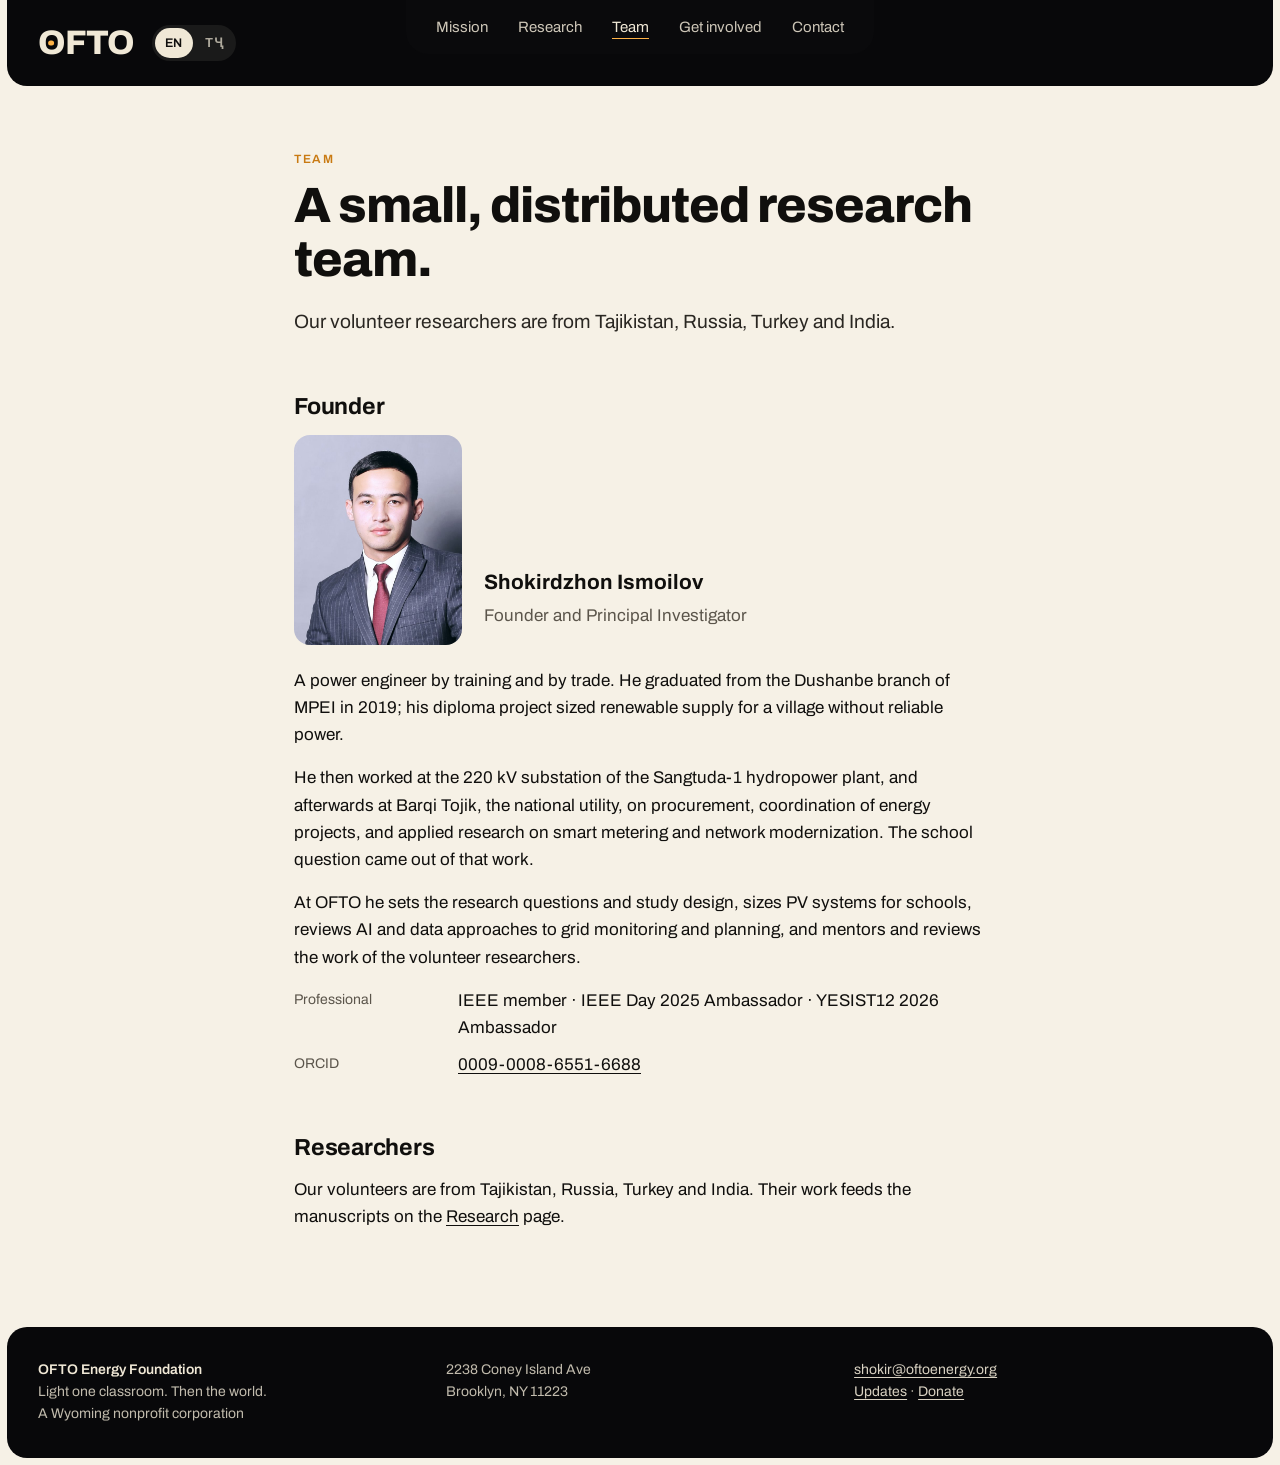
<file: about.html>
<!doctype html>
<html lang="en">
<head>
<meta charset="utf-8" />
<title>OFTO Energy Foundation</title>
<meta http-equiv="refresh" content="0; url=team.html" />
<link rel="canonical" href="https://oftoenergy.org/team.html" />
</head>
<body><p>This page has moved: <a href="team.html">Team</a> · <a href="mission.html">Mission</a>.</p></body>
</html>
</file>
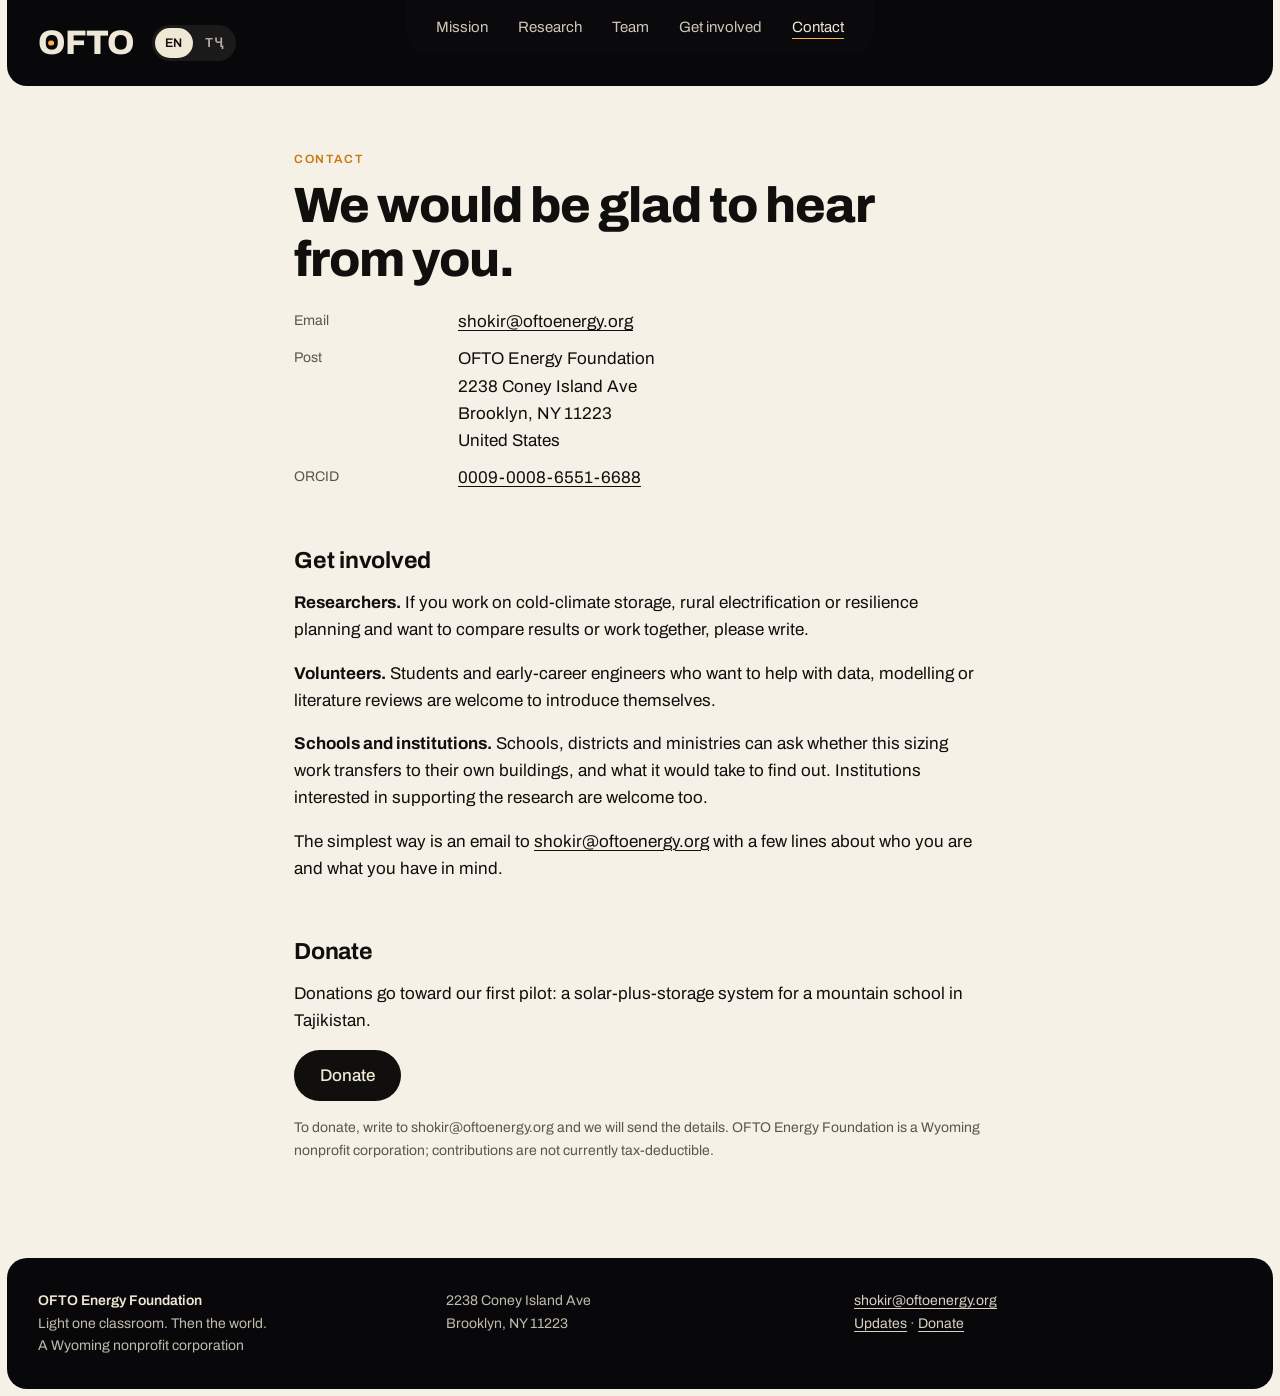
<file: contact.html>
<!doctype html>
<html lang="en">
<head>
<meta charset="utf-8" />
<meta name="viewport" content="width=device-width, initial-scale=1" />
<title>Contact — OFTO Energy Foundation</title>
<meta name="description" content="Get in touch with OFTO Energy Foundation or get involved in its research." />
<link rel="icon" href="favicon.svg" type="image/svg+xml" />
<link rel="apple-touch-icon" href="apple-touch-icon.png" />
<link rel="canonical" href="https://oftoenergy.org/contact.html" />
<link rel="alternate" hreflang="en" href="https://oftoenergy.org/contact.html" />
<link rel="alternate" hreflang="tg" href="https://oftoenergy.org/tj/contact.html" />
<meta property="og:url" content="https://oftoenergy.org/contact.html" />
<link rel="preconnect" href="https://fonts.googleapis.com" />
<link rel="preconnect" href="https://fonts.gstatic.com" crossorigin />
<link href="https://fonts.googleapis.com/css2?family=Archivo:wght@400;500;600;800&display=swap" rel="stylesheet" />
<link rel="stylesheet" href="css/site.css" />
<meta property="og:type" content="website" />
<meta property="og:site_name" content="OFTO Energy Foundation" />
<meta property="og:title" content="Contact — OFTO Energy Foundation" />
<meta property="og:description" content="Get in touch with OFTO Energy Foundation or get involved in its research." />
<meta property="og:image" content="https://oftoenergy.org/assets/og.jpg" />
<meta name="twitter:card" content="summary_large_image" />
</head>
<body>
<a class="skip" href="#main">Skip to content</a>
<header class="top">
  <a class="mark" href="index.html" aria-label="OFTO Energy Foundation — home"><span class="o">O</span>FTO</a>
  <nav class="langs" aria-label="Language"><a href="contact.html" aria-current="true" lang="en">EN</a><a href="tj/contact.html" hreflang="tg" lang="tg">ТҶ</a></nav>
  <nav class="tab" aria-label="Main">
    <details class="menu"><summary>Menu</summary><ul><li><a href="mission.html">Mission</a></li><li><a href="research.html">Research</a></li><li><a href="team.html">Team</a></li><li><a href="contact.html#involved">Get involved</a></li><li><a href="contact.html" aria-current="page">Contact</a></li></ul></details>
    <ul class="wide"><li><a href="mission.html">Mission</a></li><li><a href="research.html">Research</a></li><li><a href="team.html">Team</a></li><li><a href="contact.html#involved">Get involved</a></li><li><a href="contact.html" aria-current="page">Contact</a></li></ul>
  </nav>
</header>
<main id="main">
<p class="eyebrow">Contact</p>
<h1>We would be glad to hear from you.</h1>
<dl class="facts">
  <dt>Email</dt><dd><a href="mailto:shokir@oftoenergy.org">shokir@oftoenergy.org</a></dd>
  <dt>Post</dt><dd>OFTO Energy Foundation<br />2238 Coney Island Ave<br />Brooklyn, NY 11223<br />United States</dd>
  <dt>ORCID</dt><dd><a href="https://orcid.org/0009-0008-6551-6688">0009-0008-6551-6688</a></dd>
</dl>
<h2 id="involved">Get involved</h2>
<p><strong>Researchers.</strong> If you work on cold-climate storage, rural electrification or resilience planning and want to compare results or work together, please write.</p>
<p><strong>Volunteers.</strong> Students and early-career engineers who want to help with data, modelling or literature reviews are welcome to introduce themselves.</p>
<p><strong>Schools and institutions.</strong> Schools, districts and ministries can ask whether this sizing work transfers to their own buildings, and what it would take to find out. Institutions interested in supporting the research are welcome too.</p>
<p>The simplest way is an email to <a href="mailto:shokir@oftoenergy.org">shokir@oftoenergy.org</a> with a few lines about who you are and what you have in mind.</p>
<h2 id="donate">Donate</h2>
<p>Donations go toward our first pilot: a solar-plus-storage system for a mountain school in Tajikistan.</p>
<p><a class="btn" href="mailto:shokir@oftoenergy.org?subject=Donation%20to%20OFTO%20Energy%20Foundation">Donate</a></p>
<p class="muted small">To donate, write to shokir@oftoenergy.org and we will send the details. OFTO Energy Foundation is a Wyoming nonprofit corporation; contributions are not currently tax-deductible.</p>
</main>
<footer class="foot">
  <div><strong>OFTO Energy Foundation</strong><br />Light one classroom. Then the world.<br />A Wyoming nonprofit corporation</div>
  <div>2238 Coney Island Ave<br />Brooklyn, NY 11223</div>
  <div><a href="mailto:shokir@oftoenergy.org">shokir@oftoenergy.org</a><br /><a href="updates.html">Updates</a> · <a href="contact.html#donate">Donate</a></div>
</footer>
</body>
</html>
</file>
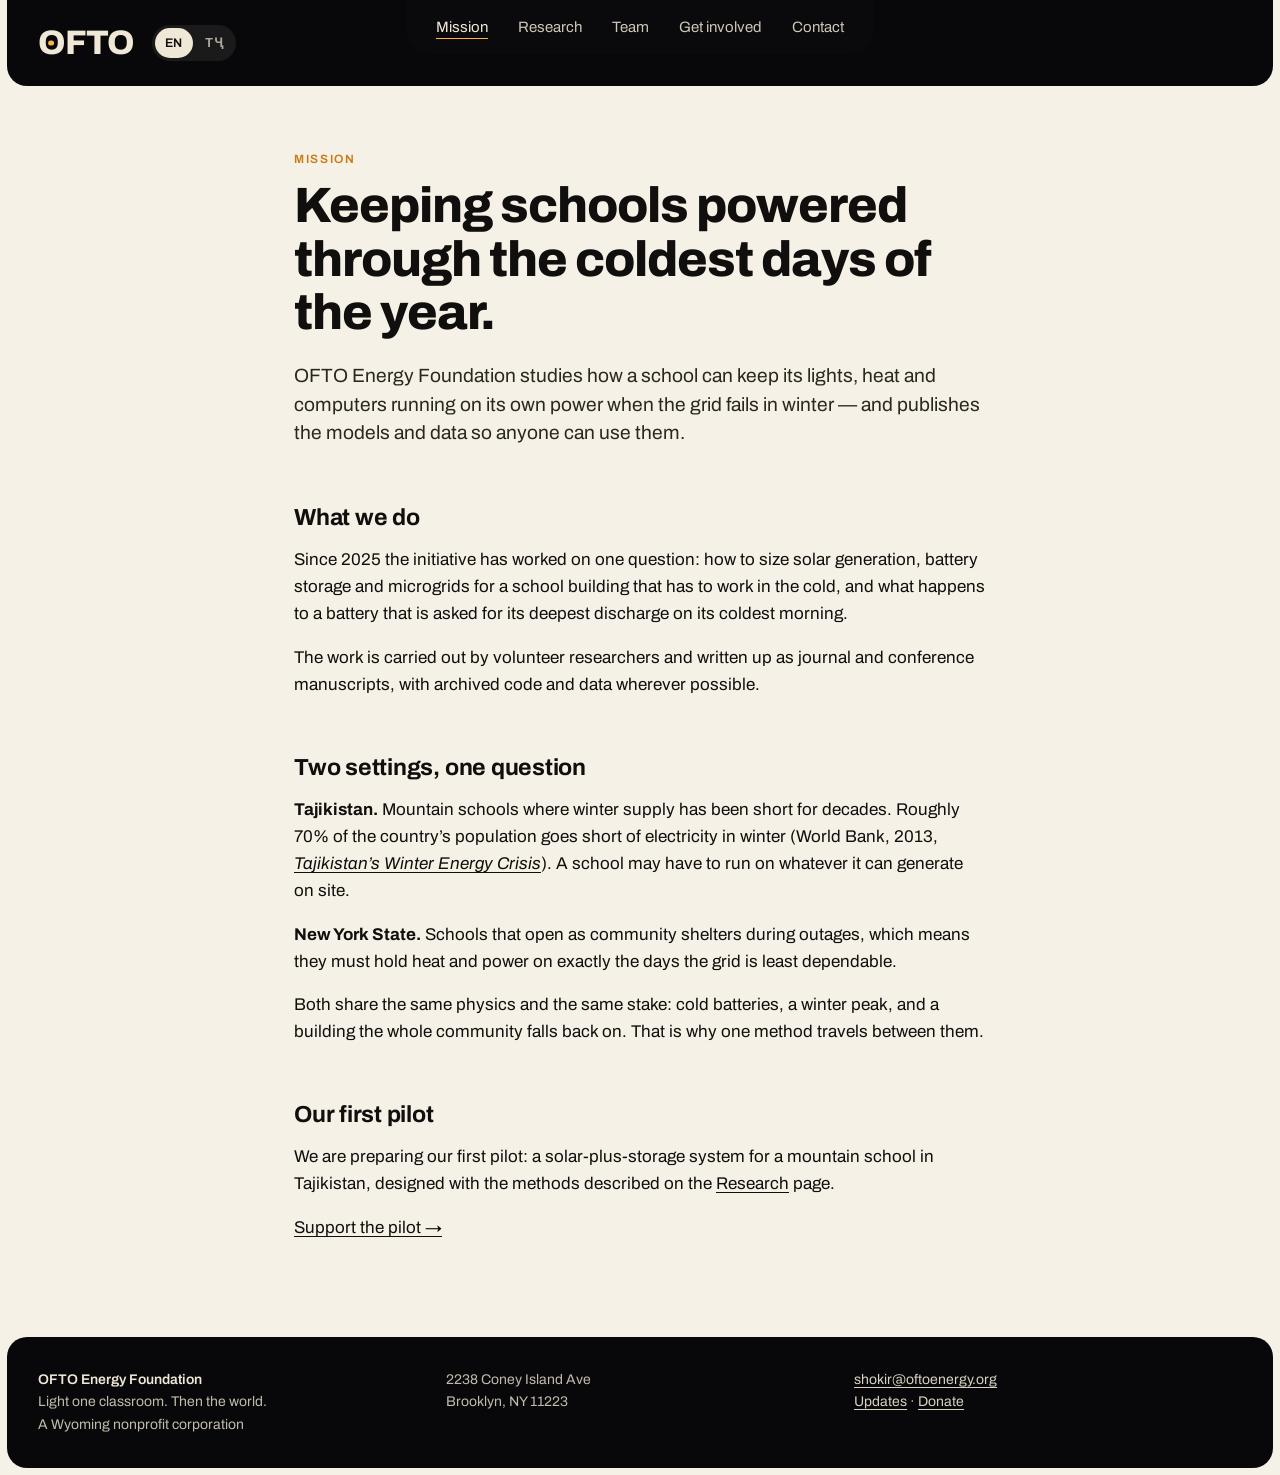
<file: mission.html>
<!doctype html>
<html lang="en">
<head>
<meta charset="utf-8" />
<meta name="viewport" content="width=device-width, initial-scale=1" />
<title>Mission — OFTO Energy Foundation</title>
<meta name="description" content="Why OFTO Energy Foundation exists and what it studies." />
<link rel="icon" href="favicon.svg" type="image/svg+xml" />
<link rel="apple-touch-icon" href="apple-touch-icon.png" />
<link rel="canonical" href="https://oftoenergy.org/mission.html" />
<link rel="alternate" hreflang="en" href="https://oftoenergy.org/mission.html" />
<link rel="alternate" hreflang="tg" href="https://oftoenergy.org/tj/mission.html" />
<meta property="og:url" content="https://oftoenergy.org/mission.html" />
<link rel="preconnect" href="https://fonts.googleapis.com" />
<link rel="preconnect" href="https://fonts.gstatic.com" crossorigin />
<link href="https://fonts.googleapis.com/css2?family=Archivo:wght@400;500;600;800&display=swap" rel="stylesheet" />
<link rel="stylesheet" href="css/site.css" />
<meta property="og:type" content="website" />
<meta property="og:site_name" content="OFTO Energy Foundation" />
<meta property="og:title" content="Mission — OFTO Energy Foundation" />
<meta property="og:description" content="Why OFTO Energy Foundation exists and what it studies." />
<meta property="og:image" content="https://oftoenergy.org/assets/og.jpg" />
<meta name="twitter:card" content="summary_large_image" />
</head>
<body>
<a class="skip" href="#main">Skip to content</a>
<header class="top">
  <a class="mark" href="index.html" aria-label="OFTO Energy Foundation — home"><span class="o">O</span>FTO</a>
  <nav class="langs" aria-label="Language"><a href="mission.html" aria-current="true" lang="en">EN</a><a href="tj/mission.html" hreflang="tg" lang="tg">ТҶ</a></nav>
  <nav class="tab" aria-label="Main">
    <details class="menu"><summary>Menu</summary><ul><li><a href="mission.html" aria-current="page">Mission</a></li><li><a href="research.html">Research</a></li><li><a href="team.html">Team</a></li><li><a href="contact.html#involved">Get involved</a></li><li><a href="contact.html">Contact</a></li></ul></details>
    <ul class="wide"><li><a href="mission.html" aria-current="page">Mission</a></li><li><a href="research.html">Research</a></li><li><a href="team.html">Team</a></li><li><a href="contact.html#involved">Get involved</a></li><li><a href="contact.html">Contact</a></li></ul>
  </nav>
</header>
<main id="main">
<p class="eyebrow">Mission</p>
<h1>Keeping schools powered through the coldest days of the year.</h1>
<p class="lede">OFTO Energy Foundation studies how a school can keep its lights, heat and computers running on its own power when the grid fails in winter — and publishes the models and data so anyone can use them.</p>
<h2>What we do</h2>
<p>Since 2025 the initiative has worked on one question: how to size solar generation, battery storage and microgrids for a school building that has to work in the cold, and what happens to a battery that is asked for its deepest discharge on its coldest morning.</p>
<p>The work is carried out by volunteer researchers and written up as journal and conference manuscripts, with archived code and data wherever possible.</p>
<h2>Two settings, one question</h2>
<p><strong>Tajikistan.</strong> Mountain schools where winter supply has been short for decades. Roughly 70% of the country’s population goes short of electricity in winter (World Bank, 2013, <a href="https://hdl.handle.net/10986/15795"><em>Tajikistan’s Winter Energy Crisis</em></a>). A school may have to run on whatever it can generate on site.</p>
<p><strong>New York State.</strong> Schools that open as community shelters during outages, which means they must hold heat and power on exactly the days the grid is least dependable.</p>
<p>Both share the same physics and the same stake: cold batteries, a winter peak, and a building the whole community falls back on. That is why one method travels between them.</p>
<h2>Our first pilot</h2>
<p>We are preparing our first pilot: a solar-plus-storage system for a mountain school in Tajikistan, designed with the methods described on the <a href="research.html">Research</a> page.</p>
<p><a href="contact.html#donate">Support the pilot →</a></p>

</main>
<footer class="foot">
  <div><strong>OFTO Energy Foundation</strong><br />Light one classroom. Then the world.<br />A Wyoming nonprofit corporation</div>
  <div>2238 Coney Island Ave<br />Brooklyn, NY 11223</div>
  <div><a href="mailto:shokir@oftoenergy.org">shokir@oftoenergy.org</a><br /><a href="updates.html">Updates</a> · <a href="contact.html#donate">Donate</a></div>
</footer>
</body>
</html>
</file>
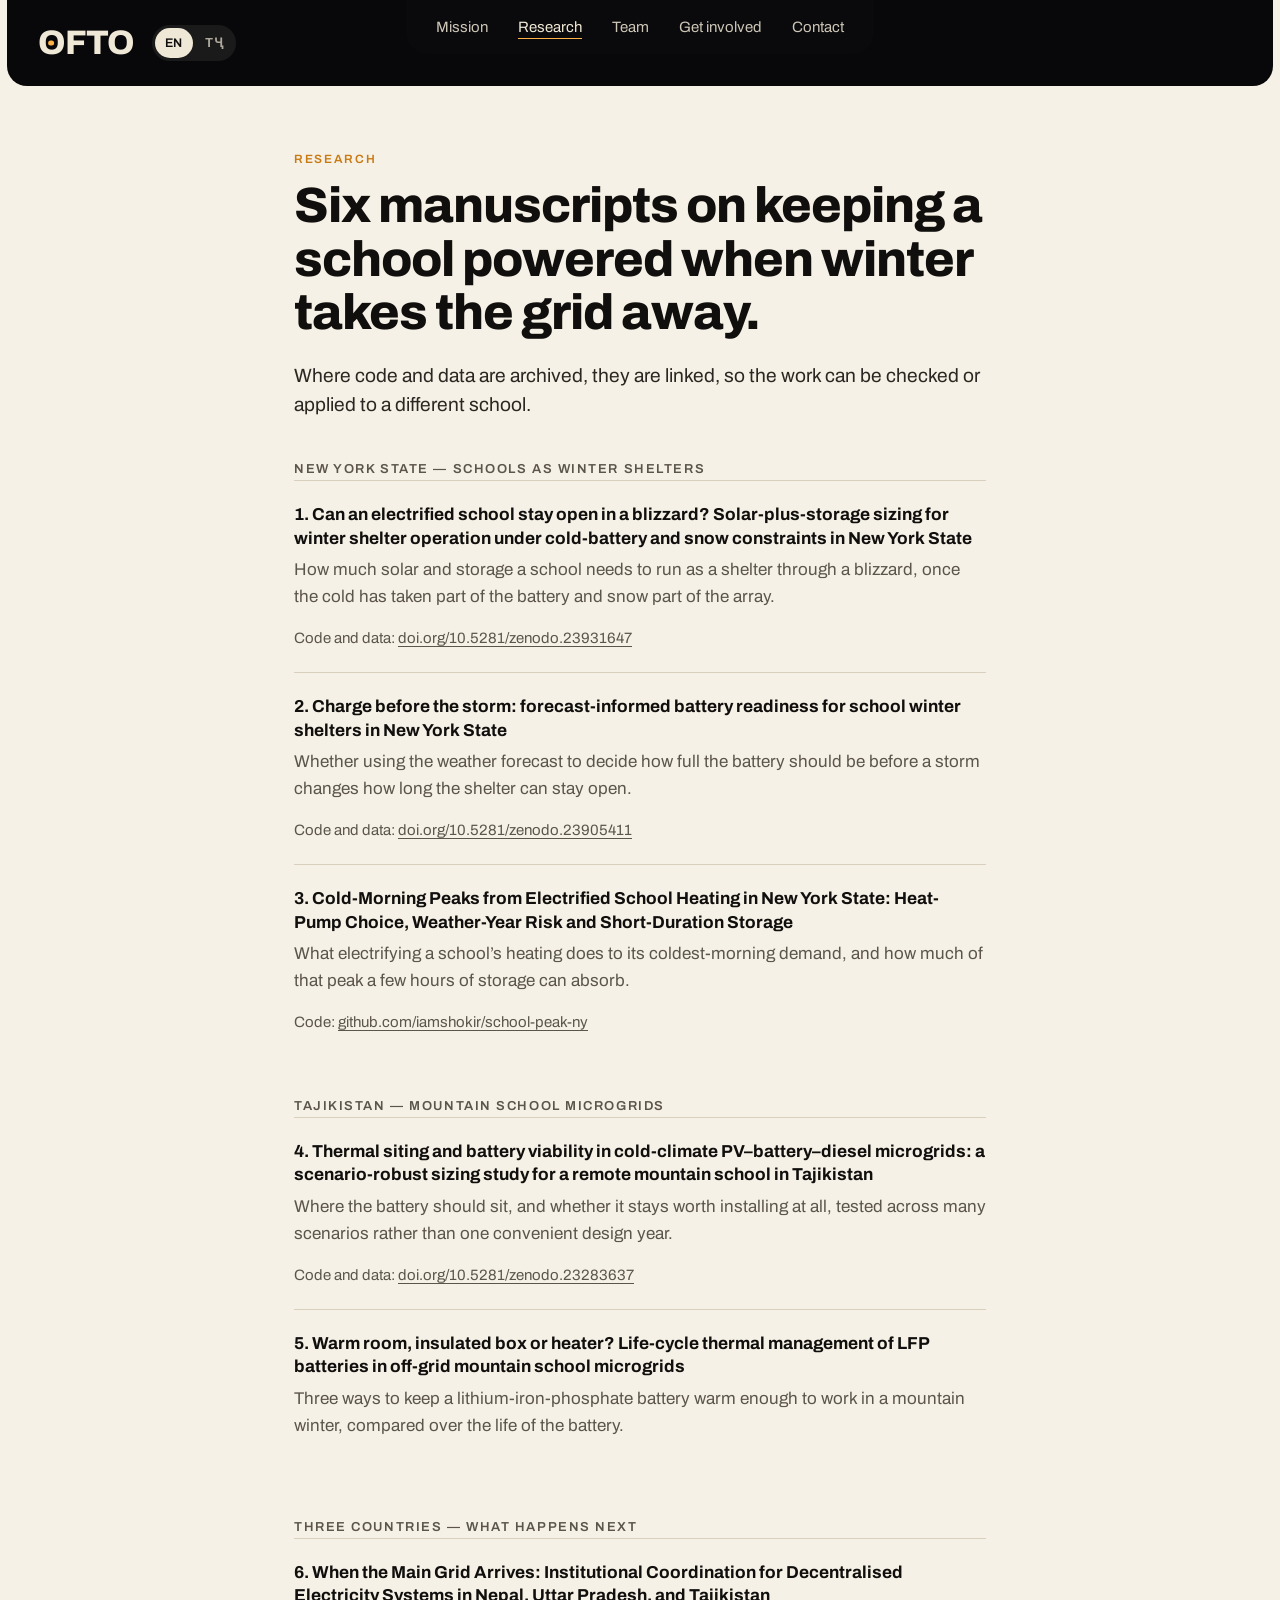
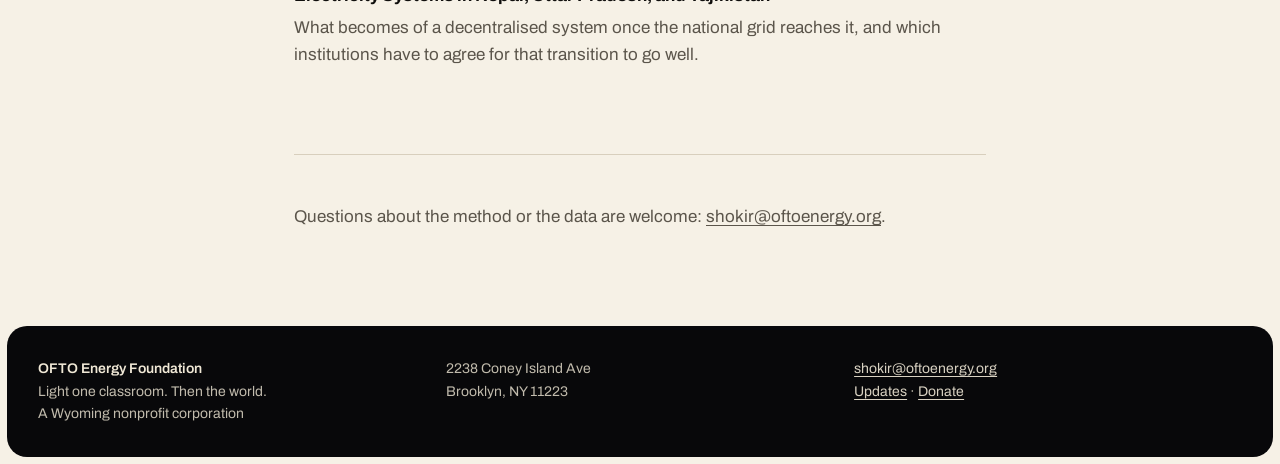
<file: research.html>
<!doctype html>
<html lang="en">
<head>
<meta charset="utf-8" />
<meta name="viewport" content="width=device-width, initial-scale=1" />
<title>Research — OFTO Energy Foundation</title>
<meta name="description" content="Manuscripts on solar-plus-storage and microgrids for schools in Tajikistan and New York State, with archived code and data." />
<link rel="icon" href="favicon.svg" type="image/svg+xml" />
<link rel="apple-touch-icon" href="apple-touch-icon.png" />
<link rel="canonical" href="https://oftoenergy.org/research.html" />
<link rel="alternate" hreflang="en" href="https://oftoenergy.org/research.html" />
<link rel="alternate" hreflang="tg" href="https://oftoenergy.org/tj/research.html" />
<meta property="og:url" content="https://oftoenergy.org/research.html" />
<link rel="preconnect" href="https://fonts.googleapis.com" />
<link rel="preconnect" href="https://fonts.gstatic.com" crossorigin />
<link href="https://fonts.googleapis.com/css2?family=Archivo:wght@400;500;600;800&display=swap" rel="stylesheet" />
<link rel="stylesheet" href="css/site.css" />
<meta property="og:type" content="website" />
<meta property="og:site_name" content="OFTO Energy Foundation" />
<meta property="og:title" content="Research — OFTO Energy Foundation" />
<meta property="og:description" content="Manuscripts on solar-plus-storage and microgrids for schools in Tajikistan and New York State, with archived code and data." />
<meta property="og:image" content="https://oftoenergy.org/assets/og.jpg" />
<meta name="twitter:card" content="summary_large_image" />
</head>
<body>
<a class="skip" href="#main">Skip to content</a>
<header class="top">
  <a class="mark" href="index.html" aria-label="OFTO Energy Foundation — home"><span class="o">O</span>FTO</a>
  <nav class="langs" aria-label="Language"><a href="research.html" aria-current="true" lang="en">EN</a><a href="tj/research.html" hreflang="tg" lang="tg">ТҶ</a></nav>
  <nav class="tab" aria-label="Main">
    <details class="menu"><summary>Menu</summary><ul><li><a href="mission.html">Mission</a></li><li><a href="research.html" aria-current="page">Research</a></li><li><a href="team.html">Team</a></li><li><a href="contact.html#involved">Get involved</a></li><li><a href="contact.html">Contact</a></li></ul></details>
    <ul class="wide"><li><a href="mission.html">Mission</a></li><li><a href="research.html" aria-current="page">Research</a></li><li><a href="team.html">Team</a></li><li><a href="contact.html#involved">Get involved</a></li><li><a href="contact.html">Contact</a></li></ul>
  </nav>
</header>
<main id="main">
<p class="eyebrow">Research</p>
<h1>Six manuscripts on keeping a school powered when winter takes the grid away.</h1>
<p class="lede">Where code and data are archived, they are linked, so the work can be checked or applied to a different school.</p>
<p class="group">New York State — schools as winter shelters</p>
<ul class="papers">
<li>
  <h3>1. Can an electrified school stay open in a blizzard? Solar-plus-storage sizing for winter shelter operation under cold-battery and snow constraints in New York State</h3>
  <p class="muted">How much solar and storage a school needs to run as a shelter through a blizzard, once the cold has taken part of the battery and snow part of the array.</p><p class="venue">Code and data: <a href="https://doi.org/10.5281/zenodo.23931647">doi.org/10.5281/zenodo.23931647</a></p>
</li>
<li>
  <h3>2. Charge before the storm: forecast-informed battery readiness for school winter shelters in New York State</h3>
  <p class="muted">Whether using the weather forecast to decide how full the battery should be before a storm changes how long the shelter can stay open.</p><p class="venue">Code and data: <a href="https://doi.org/10.5281/zenodo.23905411">doi.org/10.5281/zenodo.23905411</a></p>
</li>
<li>
  <h3>3. Cold-Morning Peaks from Electrified School Heating in New York State: Heat-Pump Choice, Weather-Year Risk and Short-Duration Storage</h3>
  <p class="muted">What electrifying a school’s heating does to its coldest-morning demand, and how much of that peak a few hours of storage can absorb.</p><p class="venue">Code: <a href="https://github.com/iamshokir/school-peak-ny">github.com/iamshokir/school-peak-ny</a></p>
</li>
</ul>
<p class="group">Tajikistan — mountain school microgrids</p>
<ul class="papers">
<li>
  <h3>4. Thermal siting and battery viability in cold-climate PV–battery–diesel microgrids: a scenario-robust sizing study for a remote mountain school in Tajikistan</h3>
  <p class="muted">Where the battery should sit, and whether it stays worth installing at all, tested across many scenarios rather than one convenient design year.</p><p class="venue">Code and data: <a href="https://doi.org/10.5281/zenodo.23283637">doi.org/10.5281/zenodo.23283637</a></p>
</li>
<li>
  <h3>5. Warm room, insulated box or heater? Life-cycle thermal management of LFP batteries in off-grid mountain school microgrids</h3>
  <p class="muted">Three ways to keep a lithium-iron-phosphate battery warm enough to work in a mountain winter, compared over the life of the battery.</p>
</li>
</ul>
<p class="group">Three countries — what happens next</p>
<ul class="papers">
<li>
  <h3>6. When the Main Grid Arrives: Institutional Coordination for Decentralised Electricity Systems in Nepal, Uttar Pradesh, and Tajikistan</h3>
  <p class="muted">What becomes of a decentralised system once the national grid reaches it, and which institutions have to agree for that transition to go well.</p>
</li>
</ul>
<hr />
<p class="muted">Questions about the method or the data are welcome: <a href="mailto:shokir@oftoenergy.org">shokir@oftoenergy.org</a>.</p>
</main>
<footer class="foot">
  <div><strong>OFTO Energy Foundation</strong><br />Light one classroom. Then the world.<br />A Wyoming nonprofit corporation</div>
  <div>2238 Coney Island Ave<br />Brooklyn, NY 11223</div>
  <div><a href="mailto:shokir@oftoenergy.org">shokir@oftoenergy.org</a><br /><a href="updates.html">Updates</a> · <a href="contact.html#donate">Donate</a></div>
</footer>
</body>
</html>
</file>
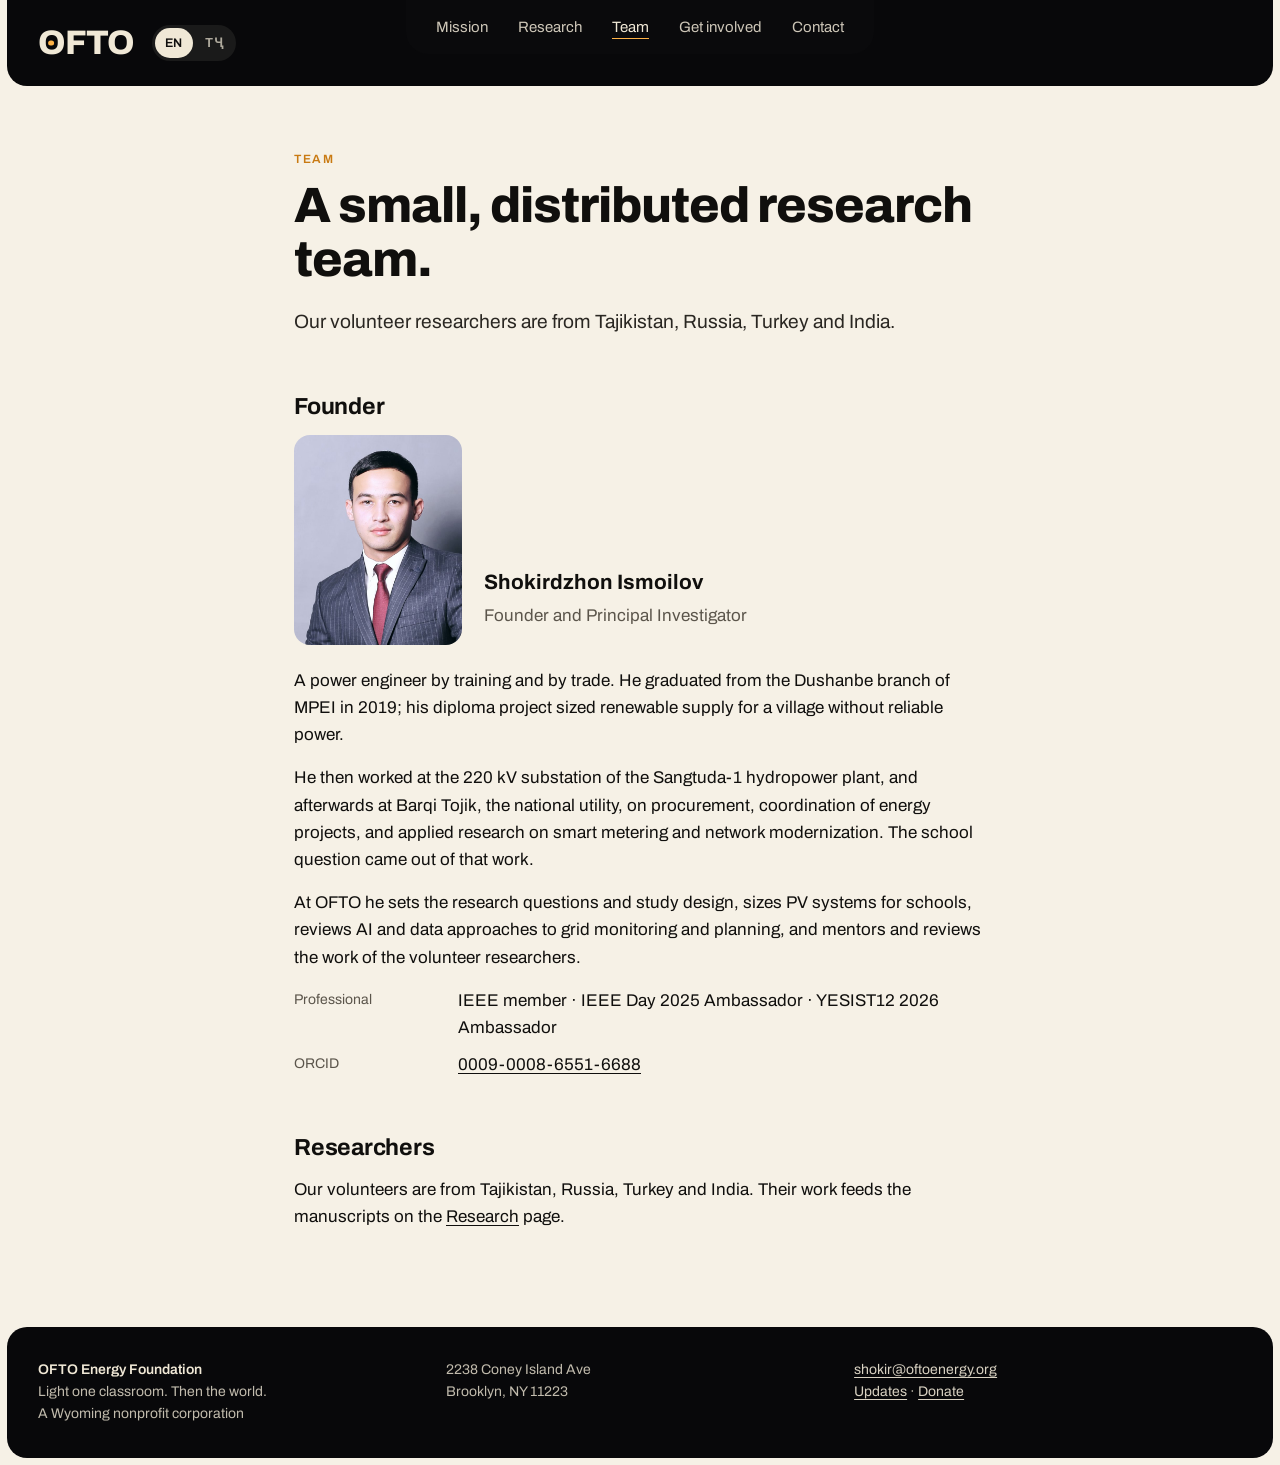
<file: team.html>
<!doctype html>
<html lang="en">
<head>
<meta charset="utf-8" />
<meta name="viewport" content="width=device-width, initial-scale=1" />
<title>Team — OFTO Energy Foundation</title>
<meta name="description" content="The founder and volunteer researchers of OFTO Energy Foundation." />
<link rel="icon" href="favicon.svg" type="image/svg+xml" />
<link rel="apple-touch-icon" href="apple-touch-icon.png" />
<link rel="canonical" href="https://oftoenergy.org/team.html" />
<link rel="alternate" hreflang="en" href="https://oftoenergy.org/team.html" />
<link rel="alternate" hreflang="tg" href="https://oftoenergy.org/tj/team.html" />
<meta property="og:url" content="https://oftoenergy.org/team.html" />
<link rel="preconnect" href="https://fonts.googleapis.com" />
<link rel="preconnect" href="https://fonts.gstatic.com" crossorigin />
<link href="https://fonts.googleapis.com/css2?family=Archivo:wght@400;500;600;800&display=swap" rel="stylesheet" />
<link rel="stylesheet" href="css/site.css" />
<meta property="og:type" content="website" />
<meta property="og:site_name" content="OFTO Energy Foundation" />
<meta property="og:title" content="Team — OFTO Energy Foundation" />
<meta property="og:description" content="The founder and volunteer researchers of OFTO Energy Foundation." />
<meta property="og:image" content="https://oftoenergy.org/assets/og.jpg" />
<meta name="twitter:card" content="summary_large_image" />
</head>
<body>
<a class="skip" href="#main">Skip to content</a>
<header class="top">
  <a class="mark" href="index.html" aria-label="OFTO Energy Foundation — home"><span class="o">O</span>FTO</a>
  <nav class="langs" aria-label="Language"><a href="team.html" aria-current="true" lang="en">EN</a><a href="tj/team.html" hreflang="tg" lang="tg">ТҶ</a></nav>
  <nav class="tab" aria-label="Main">
    <details class="menu"><summary>Menu</summary><ul><li><a href="mission.html">Mission</a></li><li><a href="research.html">Research</a></li><li><a href="team.html" aria-current="page">Team</a></li><li><a href="contact.html#involved">Get involved</a></li><li><a href="contact.html">Contact</a></li></ul></details>
    <ul class="wide"><li><a href="mission.html">Mission</a></li><li><a href="research.html">Research</a></li><li><a href="team.html" aria-current="page">Team</a></li><li><a href="contact.html#involved">Get involved</a></li><li><a href="contact.html">Contact</a></li></ul>
  </nav>
</header>
<main id="main">
<p class="eyebrow">Team</p>
<h1>A small, distributed research team.</h1>
<p class="lede">Our volunteer researchers are from Tajikistan, Russia, Turkey and India.</p>
<h2>Founder</h2>
<div class="founder">
  <img src="assets/founder.jpg" alt="Portrait of Shokirdzhon Ismoilov" width="640" height="800" />
  <div>
    <h3>Shokirdzhon Ismoilov</h3>
    <p class="muted">Founder and Principal Investigator</p>
  </div>
</div>
<p>A power engineer by training and by trade. He graduated from the Dushanbe branch of MPEI in 2019; his diploma project sized renewable supply for a village without reliable power.</p>
<p>He then worked at the 220 kV substation of the Sangtuda-1 hydropower plant, and afterwards at Barqi Tojik, the national utility, on procurement, coordination of energy projects, and applied research on smart metering and network modernization. The school question came out of that work.</p>
<p>At OFTO he sets the research questions and study design, sizes PV systems for schools, reviews AI and data approaches to grid monitoring and planning, and mentors and reviews the work of the volunteer researchers.</p>
<dl class="facts">
  <dt>Professional</dt><dd>IEEE member · IEEE Day 2025 Ambassador · YESIST12 2026 Ambassador</dd>
  <dt>ORCID</dt><dd><a href="https://orcid.org/0009-0008-6551-6688">0009-0008-6551-6688</a></dd>
</dl>
<h2>Researchers</h2>
<p>Our volunteers are from Tajikistan, Russia, Turkey and India. Their work feeds the manuscripts on the <a href="research.html">Research</a> page.</p>
</main>
<footer class="foot">
  <div><strong>OFTO Energy Foundation</strong><br />Light one classroom. Then the world.<br />A Wyoming nonprofit corporation</div>
  <div>2238 Coney Island Ave<br />Brooklyn, NY 11223</div>
  <div><a href="mailto:shokir@oftoenergy.org">shokir@oftoenergy.org</a><br /><a href="updates.html">Updates</a> · <a href="contact.html#donate">Donate</a></div>
</footer>
</body>
</html>
</file>
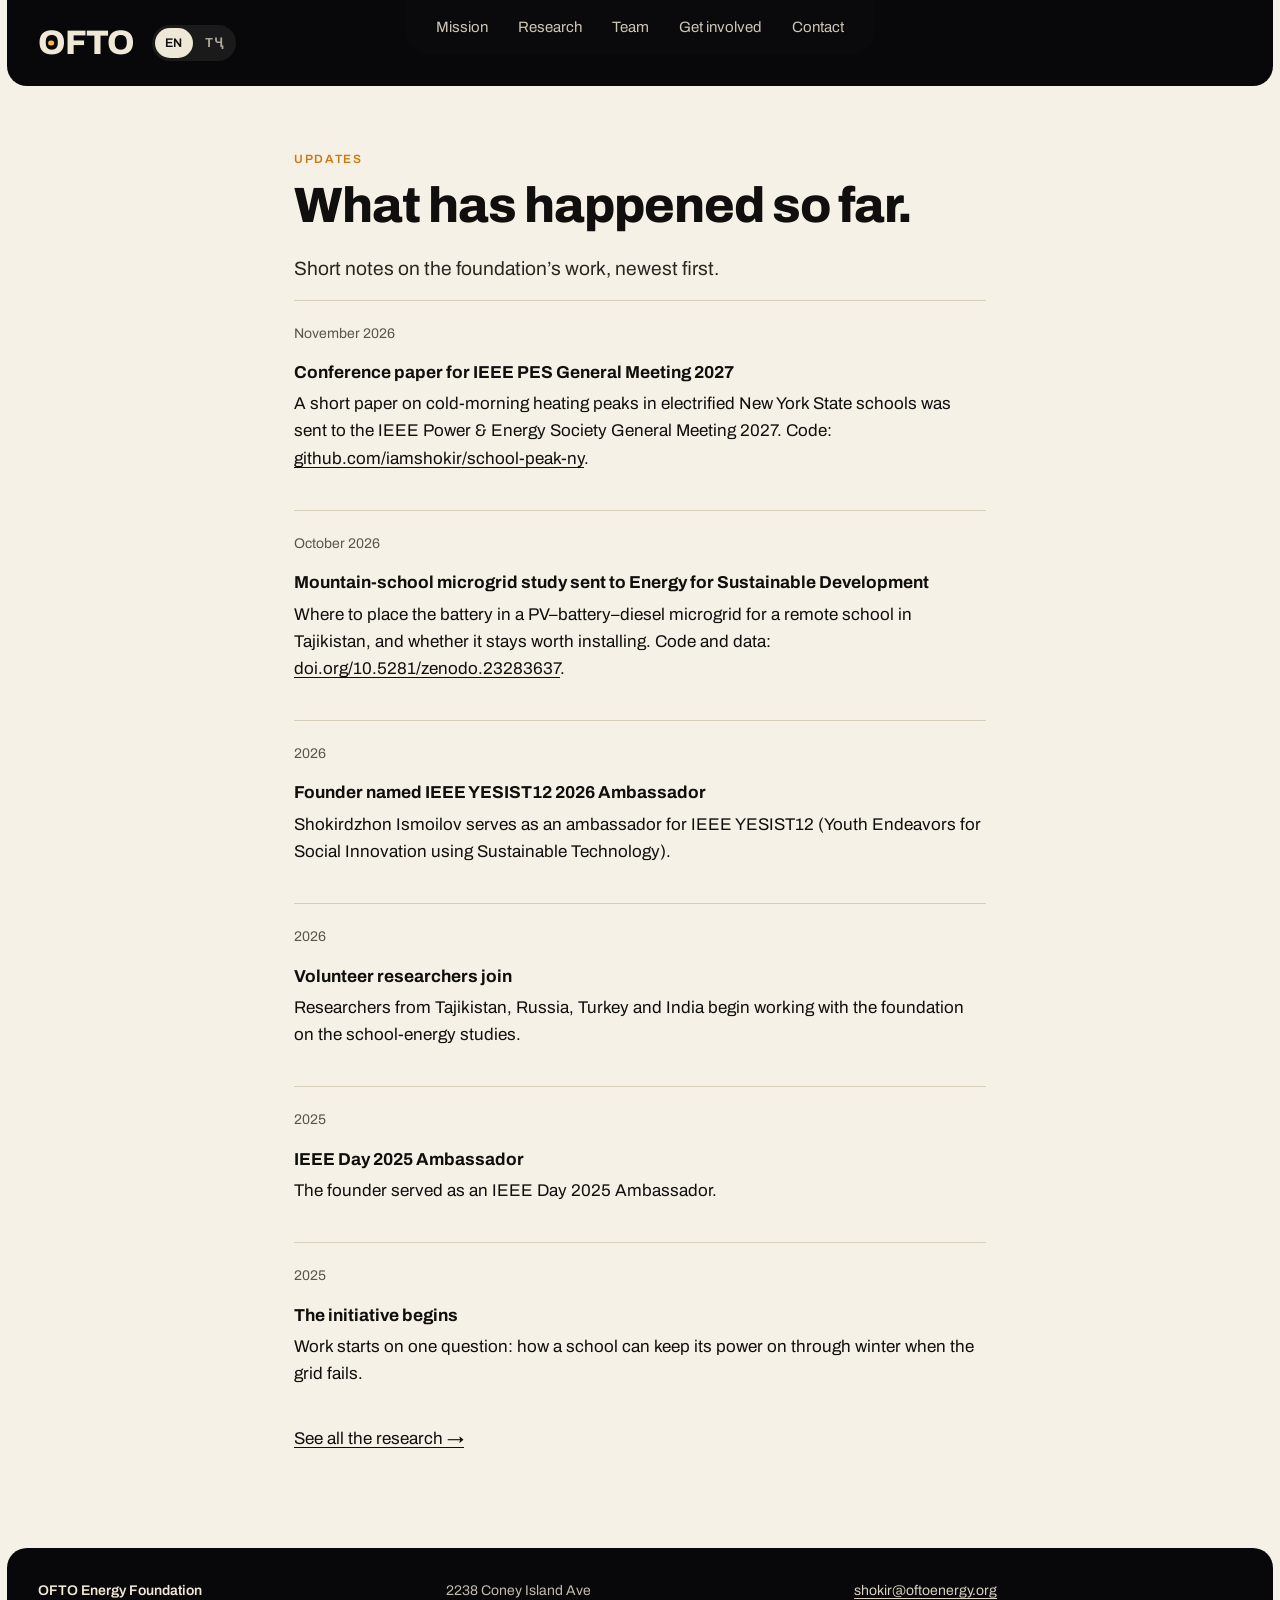
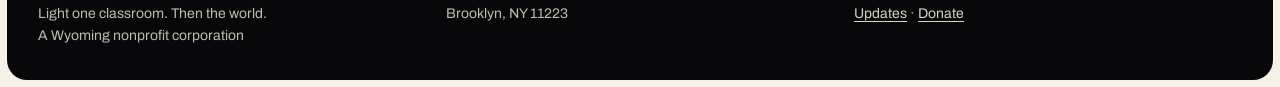
<file: updates.html>
<!doctype html>
<html lang="en">
<head>
<meta charset="utf-8" />
<meta name="viewport" content="width=device-width, initial-scale=1" />
<title>Updates — OFTO Energy Foundation</title>
<meta name="description" content="News from OFTO Energy Foundation: papers and people." />
<link rel="icon" href="favicon.svg" type="image/svg+xml" />
<link rel="apple-touch-icon" href="apple-touch-icon.png" />
<link rel="canonical" href="https://oftoenergy.org/updates.html" />
<link rel="alternate" hreflang="en" href="https://oftoenergy.org/updates.html" />
<link rel="alternate" hreflang="tg" href="https://oftoenergy.org/tj/updates.html" />
<meta property="og:url" content="https://oftoenergy.org/updates.html" />
<link rel="preconnect" href="https://fonts.googleapis.com" />
<link rel="preconnect" href="https://fonts.gstatic.com" crossorigin />
<link href="https://fonts.googleapis.com/css2?family=Archivo:wght@400;500;600;800&display=swap" rel="stylesheet" />
<link rel="stylesheet" href="css/site.css" />
<meta property="og:type" content="website" />
<meta property="og:site_name" content="OFTO Energy Foundation" />
<meta property="og:title" content="Updates — OFTO Energy Foundation" />
<meta property="og:description" content="News from OFTO Energy Foundation: papers and people." />
<meta property="og:image" content="https://oftoenergy.org/assets/og.jpg" />
<meta name="twitter:card" content="summary_large_image" />
</head>
<body>
<a class="skip" href="#main">Skip to content</a>
<header class="top">
  <a class="mark" href="index.html" aria-label="OFTO Energy Foundation — home"><span class="o">O</span>FTO</a>
  <nav class="langs" aria-label="Language"><a href="updates.html" aria-current="true" lang="en">EN</a><a href="tj/updates.html" hreflang="tg" lang="tg">ТҶ</a></nav>
  <nav class="tab" aria-label="Main">
    <details class="menu"><summary>Menu</summary><ul><li><a href="mission.html">Mission</a></li><li><a href="research.html">Research</a></li><li><a href="team.html">Team</a></li><li><a href="contact.html#involved">Get involved</a></li><li><a href="contact.html">Contact</a></li></ul></details>
    <ul class="wide"><li><a href="mission.html">Mission</a></li><li><a href="research.html">Research</a></li><li><a href="team.html">Team</a></li><li><a href="contact.html#involved">Get involved</a></li><li><a href="contact.html">Contact</a></li></ul>
  </nav>
</header>
<main id="main">
<p class="eyebrow">Updates</p>
<h1>What has happened so far.</h1>
<p class="lede">Short notes on the foundation’s work, newest first.</p>
<ul class="papers">
<li><p class="muted small">November 2026</p><h3>Conference paper for IEEE PES General Meeting 2027</h3><p>A short paper on cold-morning heating peaks in electrified New York State schools was sent to the IEEE Power &amp; Energy Society General Meeting 2027. Code: <a href="https://github.com/iamshokir/school-peak-ny">github.com/iamshokir/school-peak-ny</a>.</p></li>
<li><p class="muted small">October 2026</p><h3>Mountain-school microgrid study sent to Energy for Sustainable Development</h3><p>Where to place the battery in a PV–battery–diesel microgrid for a remote school in Tajikistan, and whether it stays worth installing. Code and data: <a href="https://doi.org/10.5281/zenodo.23283637">doi.org/10.5281/zenodo.23283637</a>.</p></li>
<li><p class="muted small">2026</p><h3>Founder named IEEE YESIST12 2026 Ambassador</h3><p>Shokirdzhon Ismoilov serves as an ambassador for IEEE YESIST12 (Youth Endeavors for Social Innovation using Sustainable Technology).</p></li>
<li><p class="muted small">2026</p><h3>Volunteer researchers join</h3><p>Researchers from Tajikistan, Russia, Turkey and India begin working with the foundation on the school-energy studies.</p></li>
<li><p class="muted small">2025</p><h3>IEEE Day 2025 Ambassador</h3><p>The founder served as an IEEE Day 2025 Ambassador.</p></li>
<li><p class="muted small">2025</p><h3>The initiative begins</h3><p>Work starts on one question: how a school can keep its power on through winter when the grid fails.</p></li>
</ul>
<p><a href="research.html">See all the research →</a></p>
</main>
<footer class="foot">
  <div><strong>OFTO Energy Foundation</strong><br />Light one classroom. Then the world.<br />A Wyoming nonprofit corporation</div>
  <div>2238 Coney Island Ave<br />Brooklyn, NY 11223</div>
  <div><a href="mailto:shokir@oftoenergy.org">shokir@oftoenergy.org</a><br /><a href="updates.html">Updates</a> · <a href="contact.html#donate">Donate</a></div>
</footer>
</body>
</html>
</file>
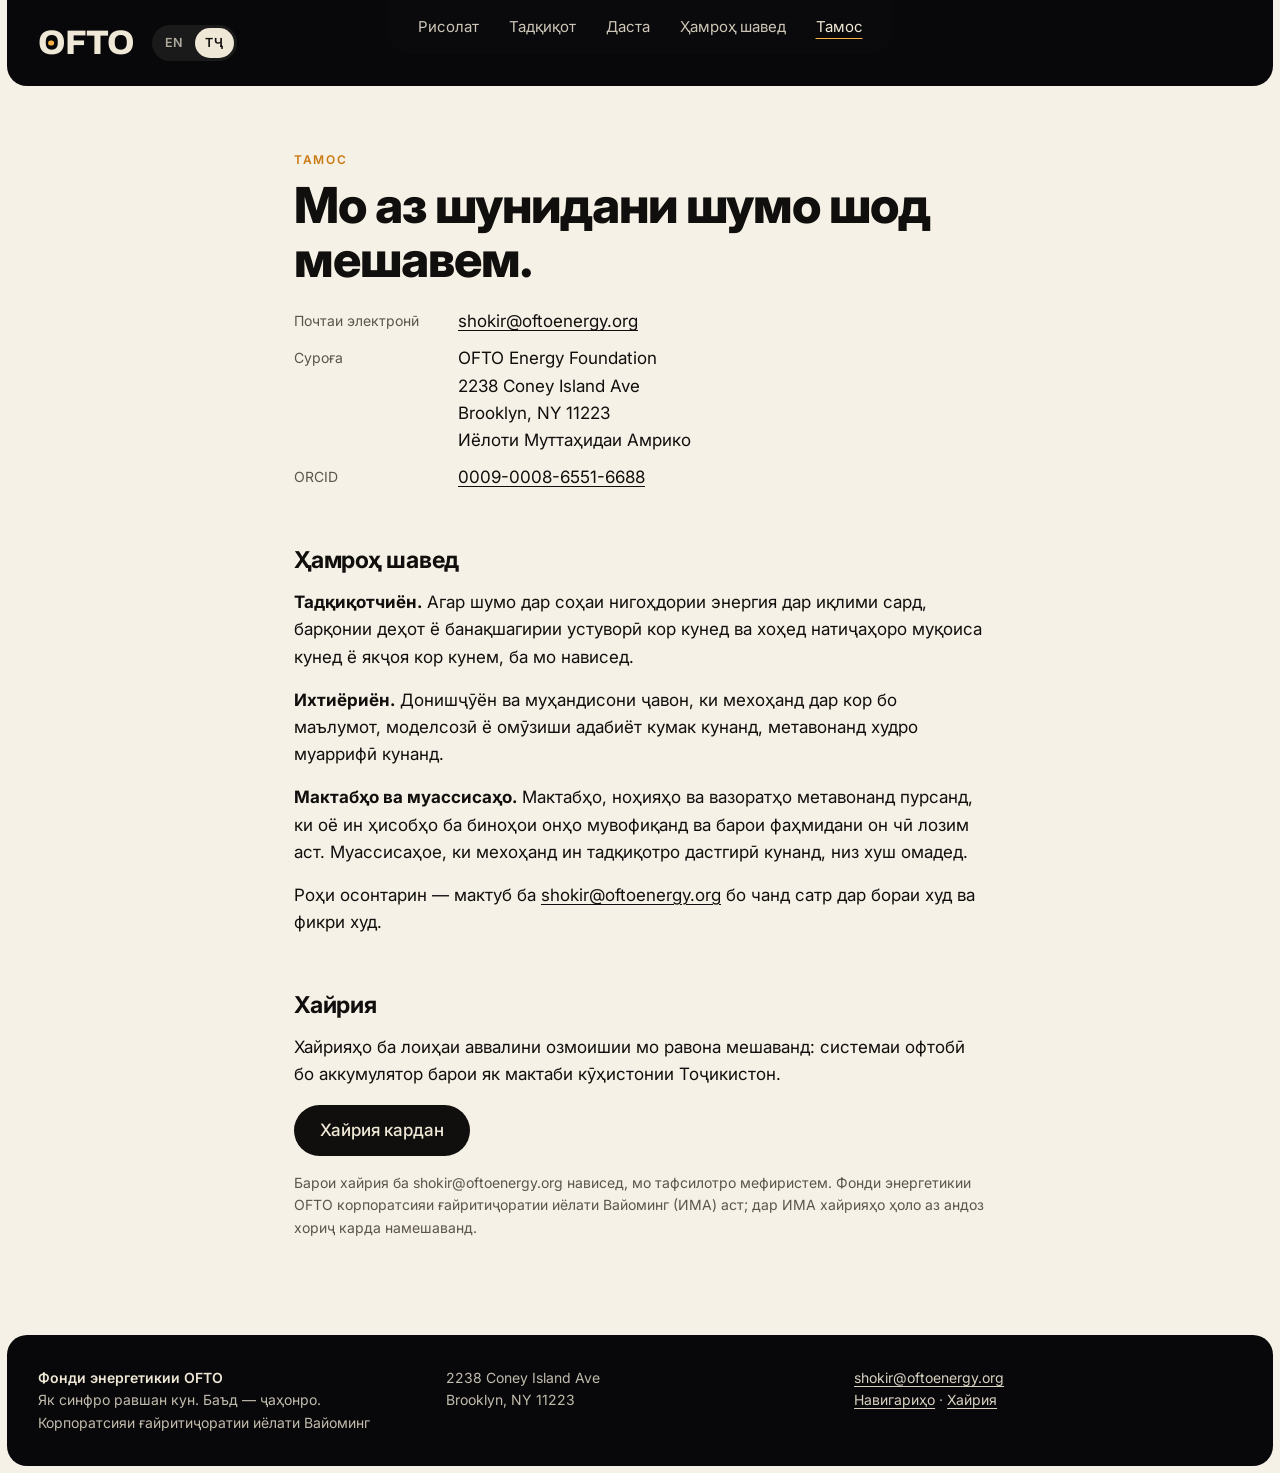
<file: tj/contact.html>
<!doctype html>
<html lang="tg">
<head>
<meta charset="utf-8" />
<meta name="viewport" content="width=device-width, initial-scale=1" />
<title>Тамос — Фонди энергетикии OFTO</title>
<meta name="description" content="Бо Фонди энергетикии OFTO тамос гиред ё ба тадқиқоти он ҳамроҳ шавед." />
<link rel="icon" href="../favicon.svg" type="image/svg+xml" />
<link rel="apple-touch-icon" href="../apple-touch-icon.png" />
<link rel="canonical" href="https://oftoenergy.org/tj/contact.html" />
<link rel="alternate" hreflang="en" href="https://oftoenergy.org/contact.html" />
<link rel="alternate" hreflang="tg" href="https://oftoenergy.org/tj/contact.html" />
<meta property="og:url" content="https://oftoenergy.org/tj/contact.html" />
<link rel="preconnect" href="https://fonts.googleapis.com" />
<link rel="preconnect" href="https://fonts.gstatic.com" crossorigin />
<link href="https://fonts.googleapis.com/css2?family=Archivo:wght@400;500;600;800&family=Inter:wght@400;500;600;700&display=swap" rel="stylesheet" />
<link rel="stylesheet" href="../css/site.css" />
<style>body { font-family: "Inter", -apple-system, "Helvetica Neue", Arial, sans-serif; } .mark { font-family: "Archivo", sans-serif; }</style>
<meta property="og:type" content="website" />
<meta property="og:site_name" content="Фонди энергетикии OFTO" />
<meta property="og:title" content="Тамос — Фонди энергетикии OFTO" />
<meta property="og:description" content="Бо Фонди энергетикии OFTO тамос гиред ё ба тадқиқоти он ҳамроҳ шавед." />
<meta property="og:image" content="https://oftoenergy.org/assets/og.jpg" />
<meta name="twitter:card" content="summary_large_image" />
</head>
<body>
<a class="skip" href="#main">Ба мундариҷа гузаштан</a>
<header class="top">
  <a class="mark" href="index.html" aria-label="Фонди энергетикии OFTO — саҳифаи асосӣ"><span class="o">O</span>FTO</a>
  <nav class="langs" aria-label="Забон"><a href="../contact.html" hreflang="en" lang="en">EN</a><a href="contact.html" aria-current="true" lang="tg">ТҶ</a></nav>
  <nav class="tab" aria-label="Main">
    <details class="menu"><summary>Меню</summary><ul><li><a href="mission.html">Рисолат</a></li><li><a href="research.html">Тадқиқот</a></li><li><a href="team.html">Даста</a></li><li><a href="contact.html#involved">Ҳамроҳ шавед</a></li><li><a href="contact.html" aria-current="page">Тамос</a></li></ul></details>
    <ul class="wide"><li><a href="mission.html">Рисолат</a></li><li><a href="research.html">Тадқиқот</a></li><li><a href="team.html">Даста</a></li><li><a href="contact.html#involved">Ҳамроҳ шавед</a></li><li><a href="contact.html" aria-current="page">Тамос</a></li></ul>
  </nav>
</header>
<main id="main">
<p class="eyebrow">Тамос</p>
<h1>Мо аз шунидани шумо шод мешавем.</h1>
<dl class="facts">
  <dt>Почтаи электронӣ</dt><dd><a href="mailto:shokir@oftoenergy.org">shokir@oftoenergy.org</a></dd>
  <dt>Суроға</dt><dd>OFTO Energy Foundation<br />2238 Coney Island Ave<br />Brooklyn, NY 11223<br />Иёлоти Муттаҳидаи Амрико</dd>
  <dt>ORCID</dt><dd><a href="https://orcid.org/0009-0008-6551-6688">0009-0008-6551-6688</a></dd>
</dl>
<h2 id="involved">Ҳамроҳ шавед</h2>
<p><strong>Тадқиқотчиён.</strong> Агар шумо дар соҳаи нигоҳдории энергия дар иқлими сард, барқонии деҳот ё банақшагирии устуворӣ кор кунед ва хоҳед натиҷаҳоро муқоиса кунед ё якҷоя кор кунем, ба мо нависед.</p>
<p><strong>Ихтиёриён.</strong> Донишҷӯён ва муҳандисони ҷавон, ки мехоҳанд дар кор бо маълумот, моделсозӣ ё омӯзиши адабиёт кумак кунанд, метавонанд худро муаррифӣ кунанд.</p>
<p><strong>Мактабҳо ва муассисаҳо.</strong> Мактабҳо, ноҳияҳо ва вазоратҳо метавонанд пурсанд, ки оё ин ҳисобҳо ба биноҳои онҳо мувофиқанд ва барои фаҳмидани он чӣ лозим аст. Муассисаҳое, ки мехоҳанд ин тадқиқотро дастгирӣ кунанд, низ хуш омадед.</p>
<p>Роҳи осонтарин — мактуб ба <a href="mailto:shokir@oftoenergy.org">shokir@oftoenergy.org</a> бо чанд сатр дар бораи худ ва фикри худ.</p>
<h2 id="donate">Хайрия</h2>
<p>Хайрияҳо ба лоиҳаи аввалини озмоишии мо равона мешаванд: системаи офтобӣ бо аккумулятор барои як мактаби кӯҳистонии Тоҷикистон.</p>
<p><a class="btn" href="mailto:shokir@oftoenergy.org?subject=Donation%20to%20OFTO%20Energy%20Foundation">Хайрия кардан</a></p>
<p class="muted small">Барои хайрия ба shokir@oftoenergy.org нависед, мо тафсилотро мефиристем. Фонди энергетикии OFTO корпоратсияи ғайритиҷоратии иёлати Вайоминг (ИМА) аст; дар ИМА хайрияҳо ҳоло аз андоз хориҷ карда намешаванд.</p>
</main>
<footer class="foot">
  <div><strong>Фонди энергетикии OFTO</strong><br />Як синфро равшан кун. Баъд — ҷаҳонро.<br />Корпоратсияи ғайритиҷоратии иёлати Вайоминг</div>
  <div>2238 Coney Island Ave<br />Brooklyn, NY 11223</div>
  <div><a href="mailto:shokir@oftoenergy.org">shokir@oftoenergy.org</a><br /><a href="updates.html">Навигариҳо</a> · <a href="contact.html#donate">Хайрия</a></div>
</footer>
</body>
</html>
</file>
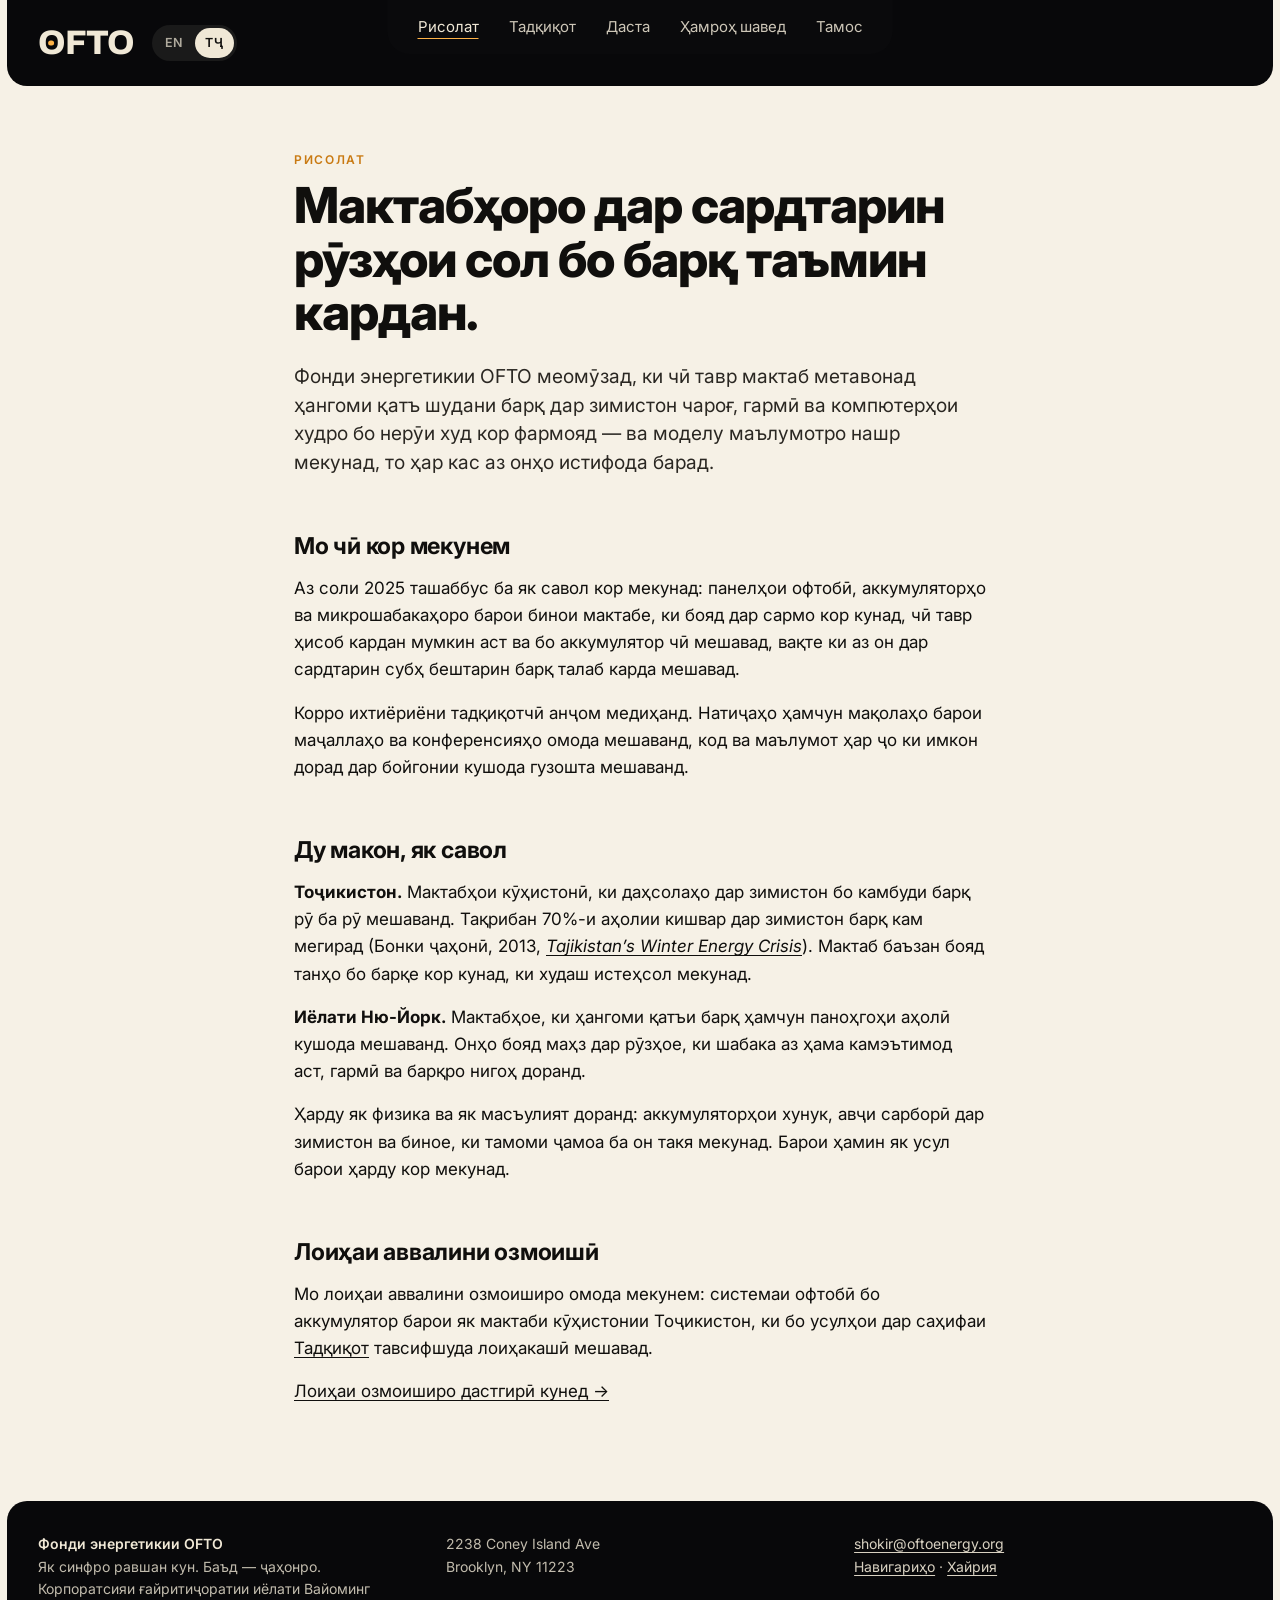
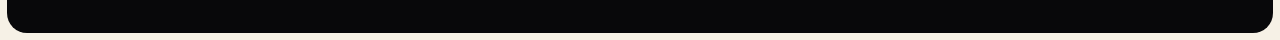
<file: tj/mission.html>
<!doctype html>
<html lang="tg">
<head>
<meta charset="utf-8" />
<meta name="viewport" content="width=device-width, initial-scale=1" />
<title>Рисолат — Фонди энергетикии OFTO</title>
<meta name="description" content="Чаро Фонди энергетикии OFTO вуҷуд дорад ва чӣ меомӯзад." />
<link rel="icon" href="../favicon.svg" type="image/svg+xml" />
<link rel="apple-touch-icon" href="../apple-touch-icon.png" />
<link rel="canonical" href="https://oftoenergy.org/tj/mission.html" />
<link rel="alternate" hreflang="en" href="https://oftoenergy.org/mission.html" />
<link rel="alternate" hreflang="tg" href="https://oftoenergy.org/tj/mission.html" />
<meta property="og:url" content="https://oftoenergy.org/tj/mission.html" />
<link rel="preconnect" href="https://fonts.googleapis.com" />
<link rel="preconnect" href="https://fonts.gstatic.com" crossorigin />
<link href="https://fonts.googleapis.com/css2?family=Archivo:wght@400;500;600;800&family=Inter:wght@400;500;600;700&display=swap" rel="stylesheet" />
<link rel="stylesheet" href="../css/site.css" />
<style>body { font-family: "Inter", -apple-system, "Helvetica Neue", Arial, sans-serif; } .mark { font-family: "Archivo", sans-serif; }</style>
<meta property="og:type" content="website" />
<meta property="og:site_name" content="Фонди энергетикии OFTO" />
<meta property="og:title" content="Рисолат — Фонди энергетикии OFTO" />
<meta property="og:description" content="Чаро Фонди энергетикии OFTO вуҷуд дорад ва чӣ меомӯзад." />
<meta property="og:image" content="https://oftoenergy.org/assets/og.jpg" />
<meta name="twitter:card" content="summary_large_image" />
</head>
<body>
<a class="skip" href="#main">Ба мундариҷа гузаштан</a>
<header class="top">
  <a class="mark" href="index.html" aria-label="Фонди энергетикии OFTO — саҳифаи асосӣ"><span class="o">O</span>FTO</a>
  <nav class="langs" aria-label="Забон"><a href="../mission.html" hreflang="en" lang="en">EN</a><a href="mission.html" aria-current="true" lang="tg">ТҶ</a></nav>
  <nav class="tab" aria-label="Main">
    <details class="menu"><summary>Меню</summary><ul><li><a href="mission.html" aria-current="page">Рисолат</a></li><li><a href="research.html">Тадқиқот</a></li><li><a href="team.html">Даста</a></li><li><a href="contact.html#involved">Ҳамроҳ шавед</a></li><li><a href="contact.html">Тамос</a></li></ul></details>
    <ul class="wide"><li><a href="mission.html" aria-current="page">Рисолат</a></li><li><a href="research.html">Тадқиқот</a></li><li><a href="team.html">Даста</a></li><li><a href="contact.html#involved">Ҳамроҳ шавед</a></li><li><a href="contact.html">Тамос</a></li></ul>
  </nav>
</header>
<main id="main">
<p class="eyebrow">Рисолат</p>
<h1>Мактабҳоро дар сардтарин рӯзҳои сол бо барқ таъмин кардан.</h1>
<p class="lede">Фонди энергетикии OFTO меомӯзад, ки чӣ тавр мактаб метавонад ҳангоми қатъ шудани барқ дар зимистон чароғ, гармӣ ва компютерҳои худро бо нерӯи худ кор фармояд — ва моделу маълумотро нашр мекунад, то ҳар кас аз онҳо истифода барад.</p>
<h2>Мо чӣ кор мекунем</h2>
<p>Аз соли 2025 ташаббус ба як савол кор мекунад: панелҳои офтобӣ, аккумуляторҳо ва микрошабакаҳоро барои бинои мактабе, ки бояд дар сармо кор кунад, чӣ тавр ҳисоб кардан мумкин аст ва бо аккумулятор чӣ мешавад, вақте ки аз он дар сардтарин субҳ бештарин барқ талаб карда мешавад.</p>
<p>Корро ихтиёриёни тадқиқотчӣ анҷом медиҳанд. Натиҷаҳо ҳамчун мақолаҳо барои маҷаллаҳо ва конференсияҳо омода мешаванд, код ва маълумот ҳар ҷо ки имкон дорад дар бойгонии кушода гузошта мешаванд.</p>
<h2>Ду макон, як савол</h2>
<p><strong>Тоҷикистон.</strong> Мактабҳои кӯҳистонӣ, ки даҳсолаҳо дар зимистон бо камбуди барқ рӯ ба рӯ мешаванд. Тақрибан 70%-и аҳолии кишвар дар зимистон барқ кам мегирад (Бонки ҷаҳонӣ, 2013, <a href="https://hdl.handle.net/10986/15795"><em>Tajikistan’s Winter Energy Crisis</em></a>). Мактаб баъзан бояд танҳо бо барқе кор кунад, ки худаш истеҳсол мекунад.</p>
<p><strong>Иёлати Ню-Йорк.</strong> Мактабҳое, ки ҳангоми қатъи барқ ҳамчун паноҳгоҳи аҳолӣ кушода мешаванд. Онҳо бояд маҳз дар рӯзҳое, ки шабака аз ҳама камэътимод аст, гармӣ ва барқро нигоҳ доранд.</p>
<p>Ҳарду як физика ва як масъулият доранд: аккумуляторҳои хунук, авҷи сарборӣ дар зимистон ва биное, ки тамоми ҷамоа ба он такя мекунад. Барои ҳамин як усул барои ҳарду кор мекунад.</p>
<h2>Лоиҳаи аввалини озмоишӣ</h2>
<p>Мо лоиҳаи аввалини озмоиширо омода мекунем: системаи офтобӣ бо аккумулятор барои як мактаби кӯҳистонии Тоҷикистон, ки бо усулҳои дар саҳифаи <a href="research.html">Тадқиқот</a> тавсифшуда лоиҳакашӣ мешавад.</p>
<p><a href="contact.html#donate">Лоиҳаи озмоиширо дастгирӣ кунед →</a></p>
</main>
<footer class="foot">
  <div><strong>Фонди энергетикии OFTO</strong><br />Як синфро равшан кун. Баъд — ҷаҳонро.<br />Корпоратсияи ғайритиҷоратии иёлати Вайоминг</div>
  <div>2238 Coney Island Ave<br />Brooklyn, NY 11223</div>
  <div><a href="mailto:shokir@oftoenergy.org">shokir@oftoenergy.org</a><br /><a href="updates.html">Навигариҳо</a> · <a href="contact.html#donate">Хайрия</a></div>
</footer>
</body>
</html>
</file>
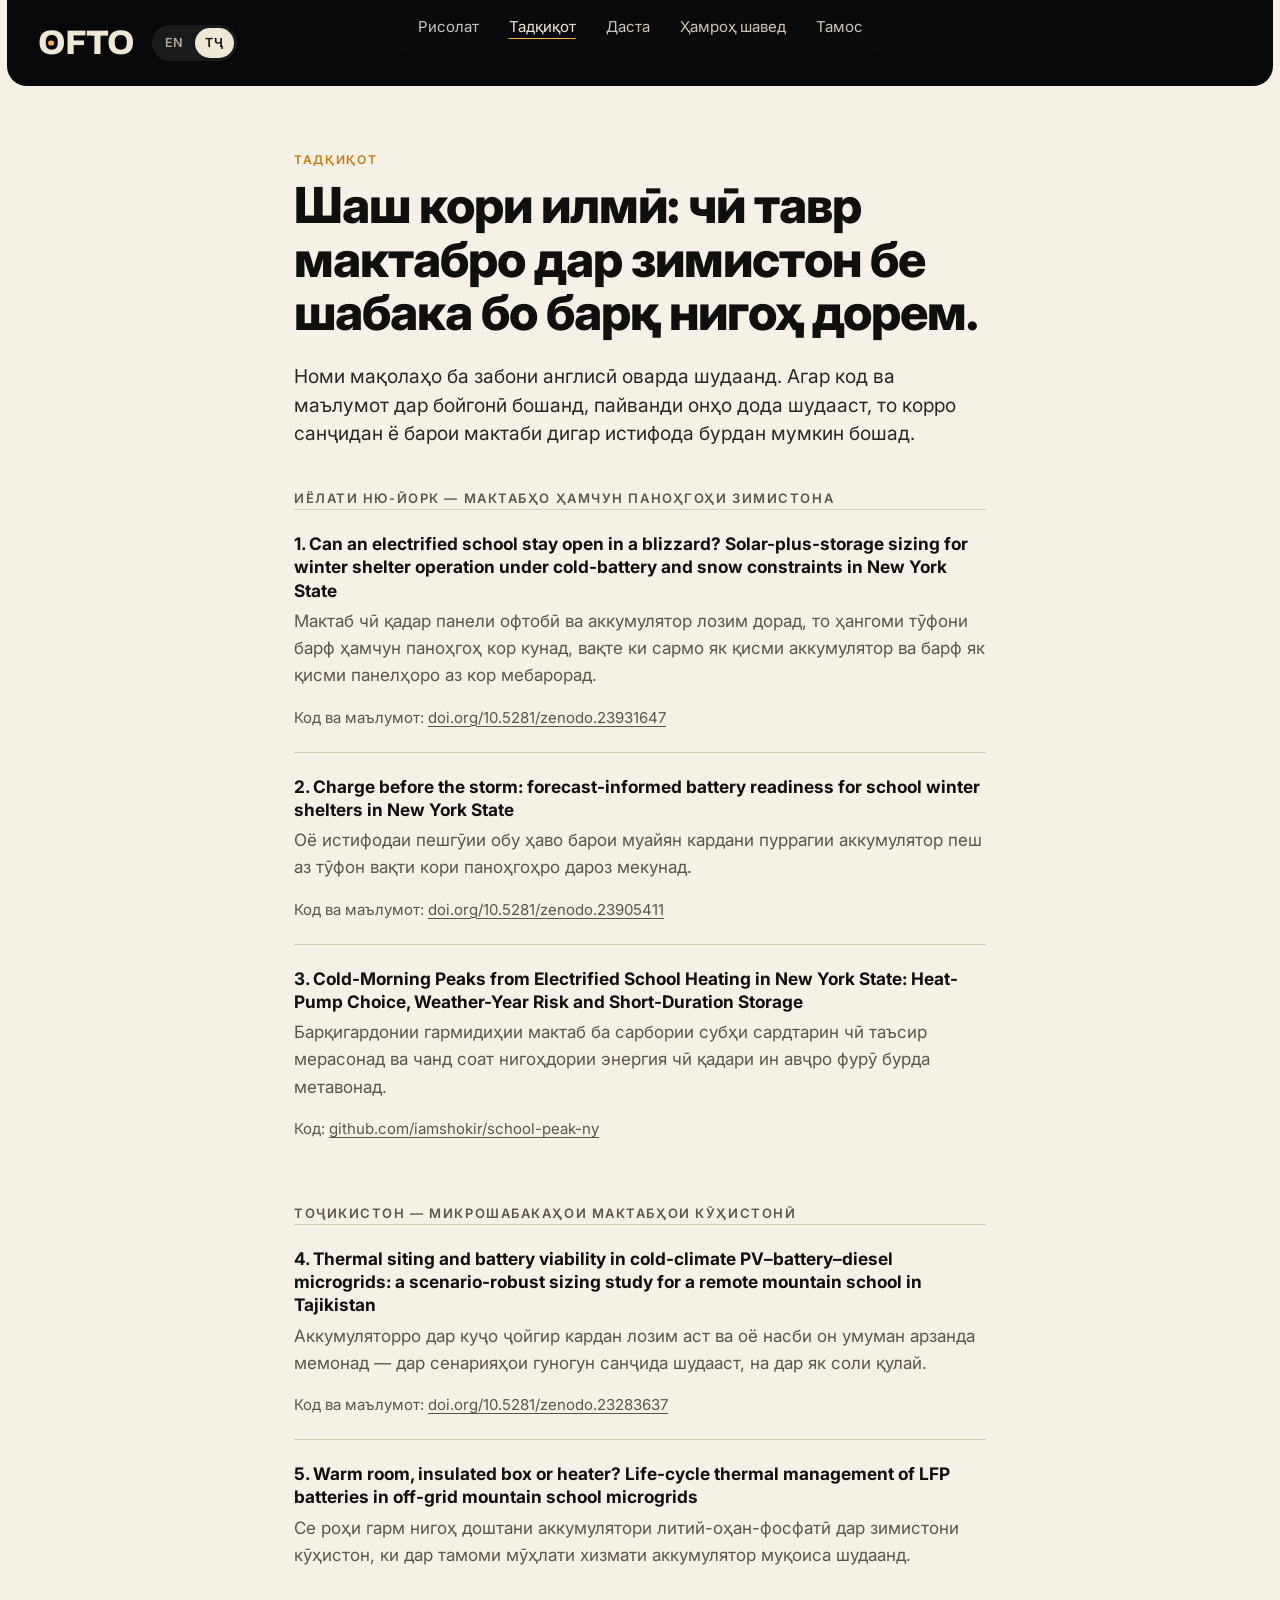
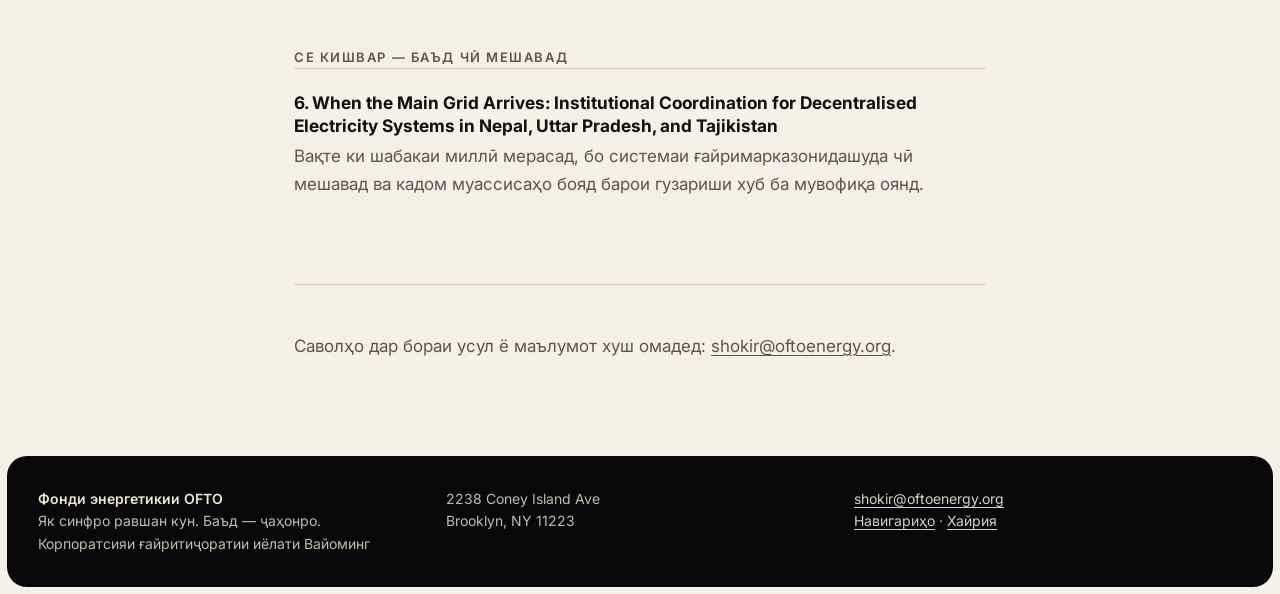
<file: tj/research.html>
<!doctype html>
<html lang="tg">
<head>
<meta charset="utf-8" />
<meta name="viewport" content="width=device-width, initial-scale=1" />
<title>Тадқиқот — Фонди энергетикии OFTO</title>
<meta name="description" content="Корҳои илмӣ оид ба системаҳои офтобӣ бо аккумулятор ва микрошабакаҳо барои мактабҳо дар Тоҷикистон ва иёлати Ню-Йорк." />
<link rel="icon" href="../favicon.svg" type="image/svg+xml" />
<link rel="apple-touch-icon" href="../apple-touch-icon.png" />
<link rel="canonical" href="https://oftoenergy.org/tj/research.html" />
<link rel="alternate" hreflang="en" href="https://oftoenergy.org/research.html" />
<link rel="alternate" hreflang="tg" href="https://oftoenergy.org/tj/research.html" />
<meta property="og:url" content="https://oftoenergy.org/tj/research.html" />
<link rel="preconnect" href="https://fonts.googleapis.com" />
<link rel="preconnect" href="https://fonts.gstatic.com" crossorigin />
<link href="https://fonts.googleapis.com/css2?family=Archivo:wght@400;500;600;800&family=Inter:wght@400;500;600;700&display=swap" rel="stylesheet" />
<link rel="stylesheet" href="../css/site.css" />
<style>body { font-family: "Inter", -apple-system, "Helvetica Neue", Arial, sans-serif; } .mark { font-family: "Archivo", sans-serif; }</style>
<meta property="og:type" content="website" />
<meta property="og:site_name" content="Фонди энергетикии OFTO" />
<meta property="og:title" content="Тадқиқот — Фонди энергетикии OFTO" />
<meta property="og:description" content="Корҳои илмӣ оид ба системаҳои офтобӣ бо аккумулятор ва микрошабакаҳо барои мактабҳо дар Тоҷикистон ва иёлати Ню-Йорк." />
<meta property="og:image" content="https://oftoenergy.org/assets/og.jpg" />
<meta name="twitter:card" content="summary_large_image" />
</head>
<body>
<a class="skip" href="#main">Ба мундариҷа гузаштан</a>
<header class="top">
  <a class="mark" href="index.html" aria-label="Фонди энергетикии OFTO — саҳифаи асосӣ"><span class="o">O</span>FTO</a>
  <nav class="langs" aria-label="Забон"><a href="../research.html" hreflang="en" lang="en">EN</a><a href="research.html" aria-current="true" lang="tg">ТҶ</a></nav>
  <nav class="tab" aria-label="Main">
    <details class="menu"><summary>Меню</summary><ul><li><a href="mission.html">Рисолат</a></li><li><a href="research.html" aria-current="page">Тадқиқот</a></li><li><a href="team.html">Даста</a></li><li><a href="contact.html#involved">Ҳамроҳ шавед</a></li><li><a href="contact.html">Тамос</a></li></ul></details>
    <ul class="wide"><li><a href="mission.html">Рисолат</a></li><li><a href="research.html" aria-current="page">Тадқиқот</a></li><li><a href="team.html">Даста</a></li><li><a href="contact.html#involved">Ҳамроҳ шавед</a></li><li><a href="contact.html">Тамос</a></li></ul>
  </nav>
</header>
<main id="main">
<p class="eyebrow">Тадқиқот</p>
<h1>Шаш кори илмӣ: чӣ тавр мактабро дар зимистон бе шабака бо барқ нигоҳ дорем.</h1>
<p class="lede">Номи мақолаҳо ба забони англисӣ оварда шудаанд. Агар код ва маълумот дар бойгонӣ бошанд, пайванди онҳо дода шудааст, то корро санҷидан ё барои мактаби дигар истифода бурдан мумкин бошад.</p>
<p class="group">Иёлати Ню-Йорк — мактабҳо ҳамчун паноҳгоҳи зимистона</p>
<ul class="papers">
<li>
  <h3>1. Can an electrified school stay open in a blizzard? Solar-plus-storage sizing for winter shelter operation under cold-battery and snow constraints in New York State</h3>
  <p class="muted">Мактаб чӣ қадар панели офтобӣ ва аккумулятор лозим дорад, то ҳангоми тӯфони барф ҳамчун паноҳгоҳ кор кунад, вақте ки сармо як қисми аккумулятор ва барф як қисми панелҳоро аз кор мебарорад.</p><p class="venue">Код ва маълумот: <a href="https://doi.org/10.5281/zenodo.23931647">doi.org/10.5281/zenodo.23931647</a></p>
</li>
<li>
  <h3>2. Charge before the storm: forecast-informed battery readiness for school winter shelters in New York State</h3>
  <p class="muted">Оё истифодаи пешгӯии обу ҳаво барои муайян кардани пуррагии аккумулятор пеш аз тӯфон вақти кори паноҳгоҳро дароз мекунад.</p><p class="venue">Код ва маълумот: <a href="https://doi.org/10.5281/zenodo.23905411">doi.org/10.5281/zenodo.23905411</a></p>
</li>
<li>
  <h3>3. Cold-Morning Peaks from Electrified School Heating in New York State: Heat-Pump Choice, Weather-Year Risk and Short-Duration Storage</h3>
  <p class="muted">Барқигардонии гармидиҳии мактаб ба сарбории субҳи сардтарин чӣ таъсир мерасонад ва чанд соат нигоҳдории энергия чӣ қадари ин авҷро фурӯ бурда метавонад.</p><p class="venue">Код: <a href="https://github.com/iamshokir/school-peak-ny">github.com/iamshokir/school-peak-ny</a></p>
</li>
</ul>
<p class="group">Тоҷикистон — микрошабакаҳои мактабҳои кӯҳистонӣ</p>
<ul class="papers">
<li>
  <h3>4. Thermal siting and battery viability in cold-climate PV–battery–diesel microgrids: a scenario-robust sizing study for a remote mountain school in Tajikistan</h3>
  <p class="muted">Аккумуляторро дар куҷо ҷойгир кардан лозим аст ва оё насби он умуман арзанда мемонад — дар сенарияҳои гуногун санҷида шудааст, на дар як соли қулай.</p><p class="venue">Код ва маълумот: <a href="https://doi.org/10.5281/zenodo.23283637">doi.org/10.5281/zenodo.23283637</a></p>
</li>
<li>
  <h3>5. Warm room, insulated box or heater? Life-cycle thermal management of LFP batteries in off-grid mountain school microgrids</h3>
  <p class="muted">Се роҳи гарм нигоҳ доштани аккумулятори литий-оҳан-фосфатӣ дар зимистони кӯҳистон, ки дар тамоми мӯҳлати хизмати аккумулятор муқоиса шудаанд.</p>
</li>
</ul>
<p class="group">Се кишвар — баъд чӣ мешавад</p>
<ul class="papers">
<li>
  <h3>6. When the Main Grid Arrives: Institutional Coordination for Decentralised Electricity Systems in Nepal, Uttar Pradesh, and Tajikistan</h3>
  <p class="muted">Вақте ки шабакаи миллӣ мерасад, бо системаи ғайримарказонидашуда чӣ мешавад ва кадом муассисаҳо бояд барои гузариши хуб ба мувофиқа оянд.</p>
</li>
</ul>
<hr />
<p class="muted">Саволҳо дар бораи усул ё маълумот хуш омадед: <a href="mailto:shokir@oftoenergy.org">shokir@oftoenergy.org</a>.</p>
</main>
<footer class="foot">
  <div><strong>Фонди энергетикии OFTO</strong><br />Як синфро равшан кун. Баъд — ҷаҳонро.<br />Корпоратсияи ғайритиҷоратии иёлати Вайоминг</div>
  <div>2238 Coney Island Ave<br />Brooklyn, NY 11223</div>
  <div><a href="mailto:shokir@oftoenergy.org">shokir@oftoenergy.org</a><br /><a href="updates.html">Навигариҳо</a> · <a href="contact.html#donate">Хайрия</a></div>
</footer>
</body>
</html>
</file>
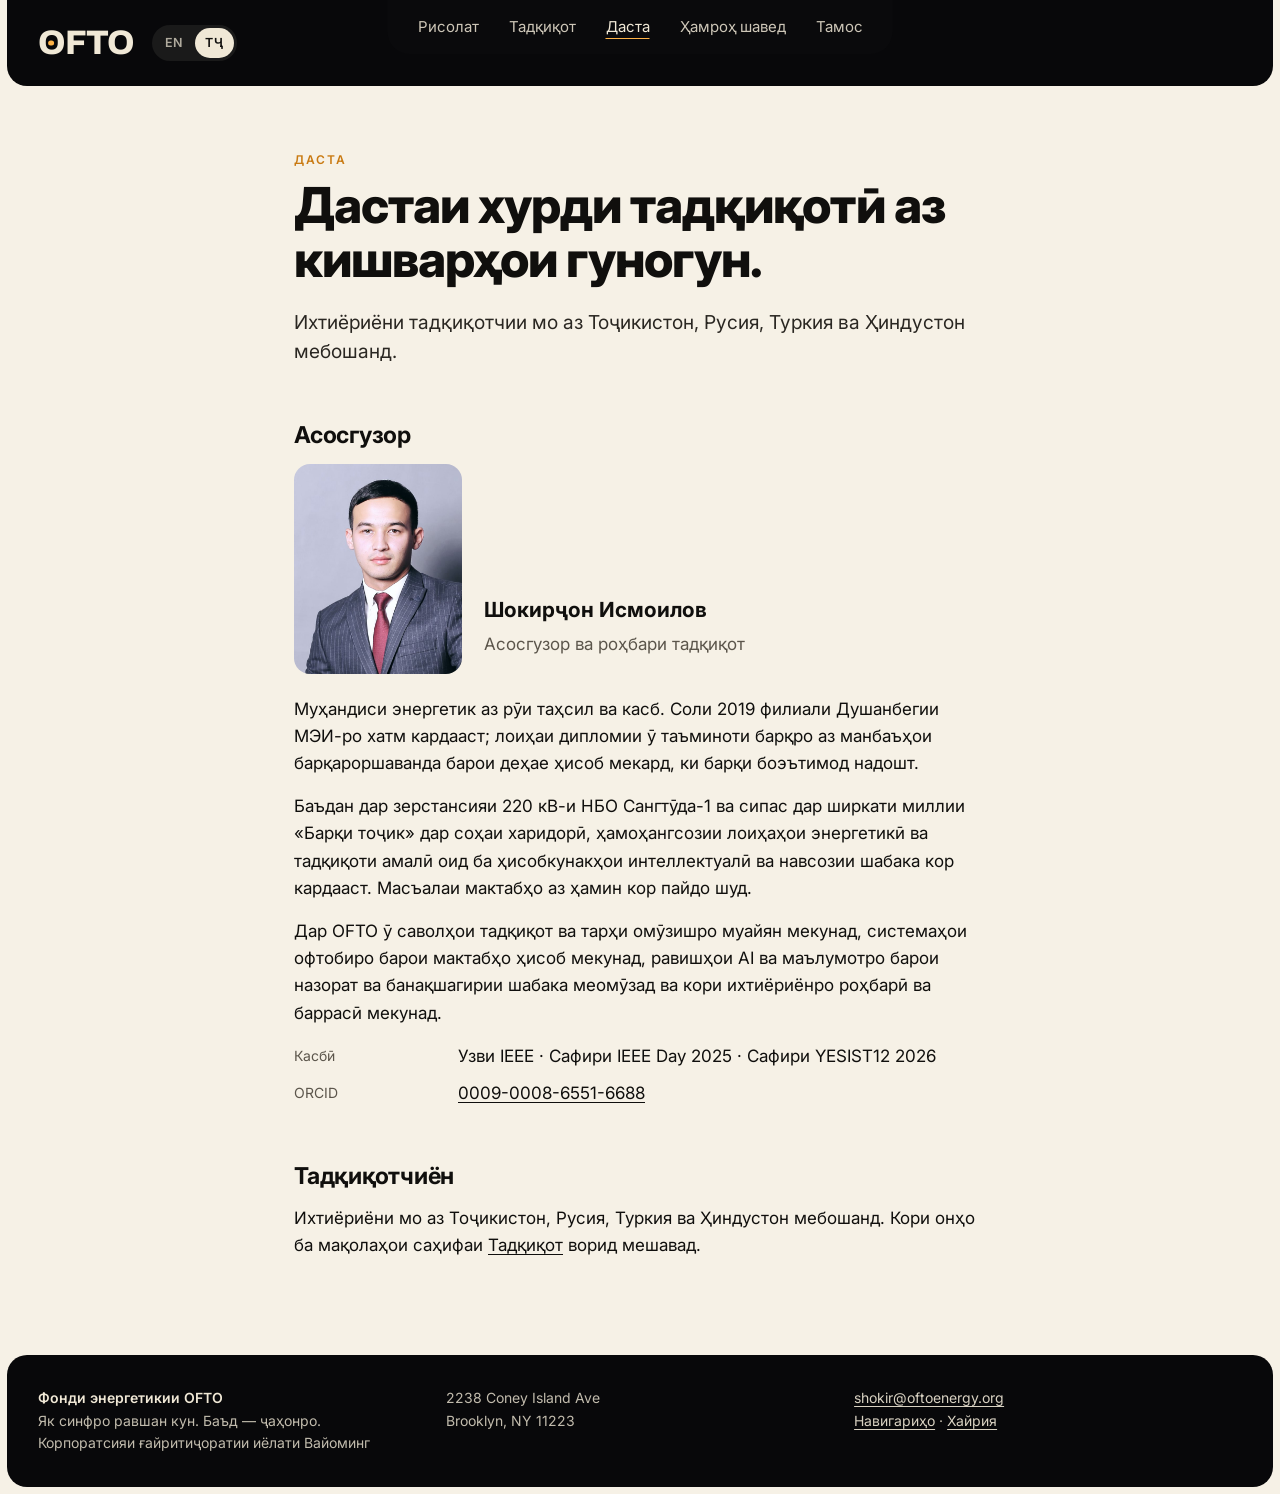
<file: tj/team.html>
<!doctype html>
<html lang="tg">
<head>
<meta charset="utf-8" />
<meta name="viewport" content="width=device-width, initial-scale=1" />
<title>Даста — Фонди энергетикии OFTO</title>
<meta name="description" content="Асосгузор ва ихтиёриёни тадқиқотчии Фонди энергетикии OFTO." />
<link rel="icon" href="../favicon.svg" type="image/svg+xml" />
<link rel="apple-touch-icon" href="../apple-touch-icon.png" />
<link rel="canonical" href="https://oftoenergy.org/tj/team.html" />
<link rel="alternate" hreflang="en" href="https://oftoenergy.org/team.html" />
<link rel="alternate" hreflang="tg" href="https://oftoenergy.org/tj/team.html" />
<meta property="og:url" content="https://oftoenergy.org/tj/team.html" />
<link rel="preconnect" href="https://fonts.googleapis.com" />
<link rel="preconnect" href="https://fonts.gstatic.com" crossorigin />
<link href="https://fonts.googleapis.com/css2?family=Archivo:wght@400;500;600;800&family=Inter:wght@400;500;600;700&display=swap" rel="stylesheet" />
<link rel="stylesheet" href="../css/site.css" />
<style>body { font-family: "Inter", -apple-system, "Helvetica Neue", Arial, sans-serif; } .mark { font-family: "Archivo", sans-serif; }</style>
<meta property="og:type" content="website" />
<meta property="og:site_name" content="Фонди энергетикии OFTO" />
<meta property="og:title" content="Даста — Фонди энергетикии OFTO" />
<meta property="og:description" content="Асосгузор ва ихтиёриёни тадқиқотчии Фонди энергетикии OFTO." />
<meta property="og:image" content="https://oftoenergy.org/assets/og.jpg" />
<meta name="twitter:card" content="summary_large_image" />
</head>
<body>
<a class="skip" href="#main">Ба мундариҷа гузаштан</a>
<header class="top">
  <a class="mark" href="index.html" aria-label="Фонди энергетикии OFTO — саҳифаи асосӣ"><span class="o">O</span>FTO</a>
  <nav class="langs" aria-label="Забон"><a href="../team.html" hreflang="en" lang="en">EN</a><a href="team.html" aria-current="true" lang="tg">ТҶ</a></nav>
  <nav class="tab" aria-label="Main">
    <details class="menu"><summary>Меню</summary><ul><li><a href="mission.html">Рисолат</a></li><li><a href="research.html">Тадқиқот</a></li><li><a href="team.html" aria-current="page">Даста</a></li><li><a href="contact.html#involved">Ҳамроҳ шавед</a></li><li><a href="contact.html">Тамос</a></li></ul></details>
    <ul class="wide"><li><a href="mission.html">Рисолат</a></li><li><a href="research.html">Тадқиқот</a></li><li><a href="team.html" aria-current="page">Даста</a></li><li><a href="contact.html#involved">Ҳамроҳ шавед</a></li><li><a href="contact.html">Тамос</a></li></ul>
  </nav>
</header>
<main id="main">
<p class="eyebrow">Даста</p>
<h1>Дастаи хурди тадқиқотӣ аз кишварҳои гуногун.</h1>
<p class="lede">Ихтиёриёни тадқиқотчии мо аз Тоҷикистон, Русия, Туркия ва Ҳиндустон мебошанд.</p>
<h2>Асосгузор</h2>
<div class="founder">
  <img src="../assets/founder.jpg" alt="Акси Шокирҷон Исмоилов" width="640" height="800" />
  <div>
    <h3>Шокирҷон Исмоилов</h3>
    <p class="muted">Асосгузор ва роҳбари тадқиқот</p>
  </div>
</div>
<p>Муҳандиси энергетик аз рӯи таҳсил ва касб. Соли 2019 филиали Душанбегии МЭИ-ро хатм кардааст; лоиҳаи дипломии ӯ таъминоти барқро аз манбаъҳои барқароршаванда барои деҳае ҳисоб мекард, ки барқи боэътимод надошт.</p>
<p>Баъдан дар зерстансияи 220 кВ-и НБО Сангтӯда-1 ва сипас дар ширкати миллии «Барқи тоҷик» дар соҳаи харидорӣ, ҳамоҳангсозии лоиҳаҳои энергетикӣ ва тадқиқоти амалӣ оид ба ҳисобкунакҳои интеллектуалӣ ва навсозии шабака кор кардааст. Масъалаи мактабҳо аз ҳамин кор пайдо шуд.</p>
<p>Дар OFTO ӯ саволҳои тадқиқот ва тарҳи омӯзишро муайян мекунад, системаҳои офтобиро барои мактабҳо ҳисоб мекунад, равишҳои AI ва маълумотро барои назорат ва банақшагирии шабака меомӯзад ва кори ихтиёриёнро роҳбарӣ ва баррасӣ мекунад.</p>
<dl class="facts">
  <dt>Касбӣ</dt><dd>Узви IEEE · Сафири IEEE Day 2025 · Сафири YESIST12 2026</dd>
  <dt>ORCID</dt><dd><a href="https://orcid.org/0009-0008-6551-6688">0009-0008-6551-6688</a></dd>
</dl>
<h2>Тадқиқотчиён</h2>
<p>Ихтиёриёни мо аз Тоҷикистон, Русия, Туркия ва Ҳиндустон мебошанд. Кори онҳо ба мақолаҳои саҳифаи <a href="research.html">Тадқиқот</a> ворид мешавад.</p>
</main>
<footer class="foot">
  <div><strong>Фонди энергетикии OFTO</strong><br />Як синфро равшан кун. Баъд — ҷаҳонро.<br />Корпоратсияи ғайритиҷоратии иёлати Вайоминг</div>
  <div>2238 Coney Island Ave<br />Brooklyn, NY 11223</div>
  <div><a href="mailto:shokir@oftoenergy.org">shokir@oftoenergy.org</a><br /><a href="updates.html">Навигариҳо</a> · <a href="contact.html#donate">Хайрия</a></div>
</footer>
</body>
</html>
</file>
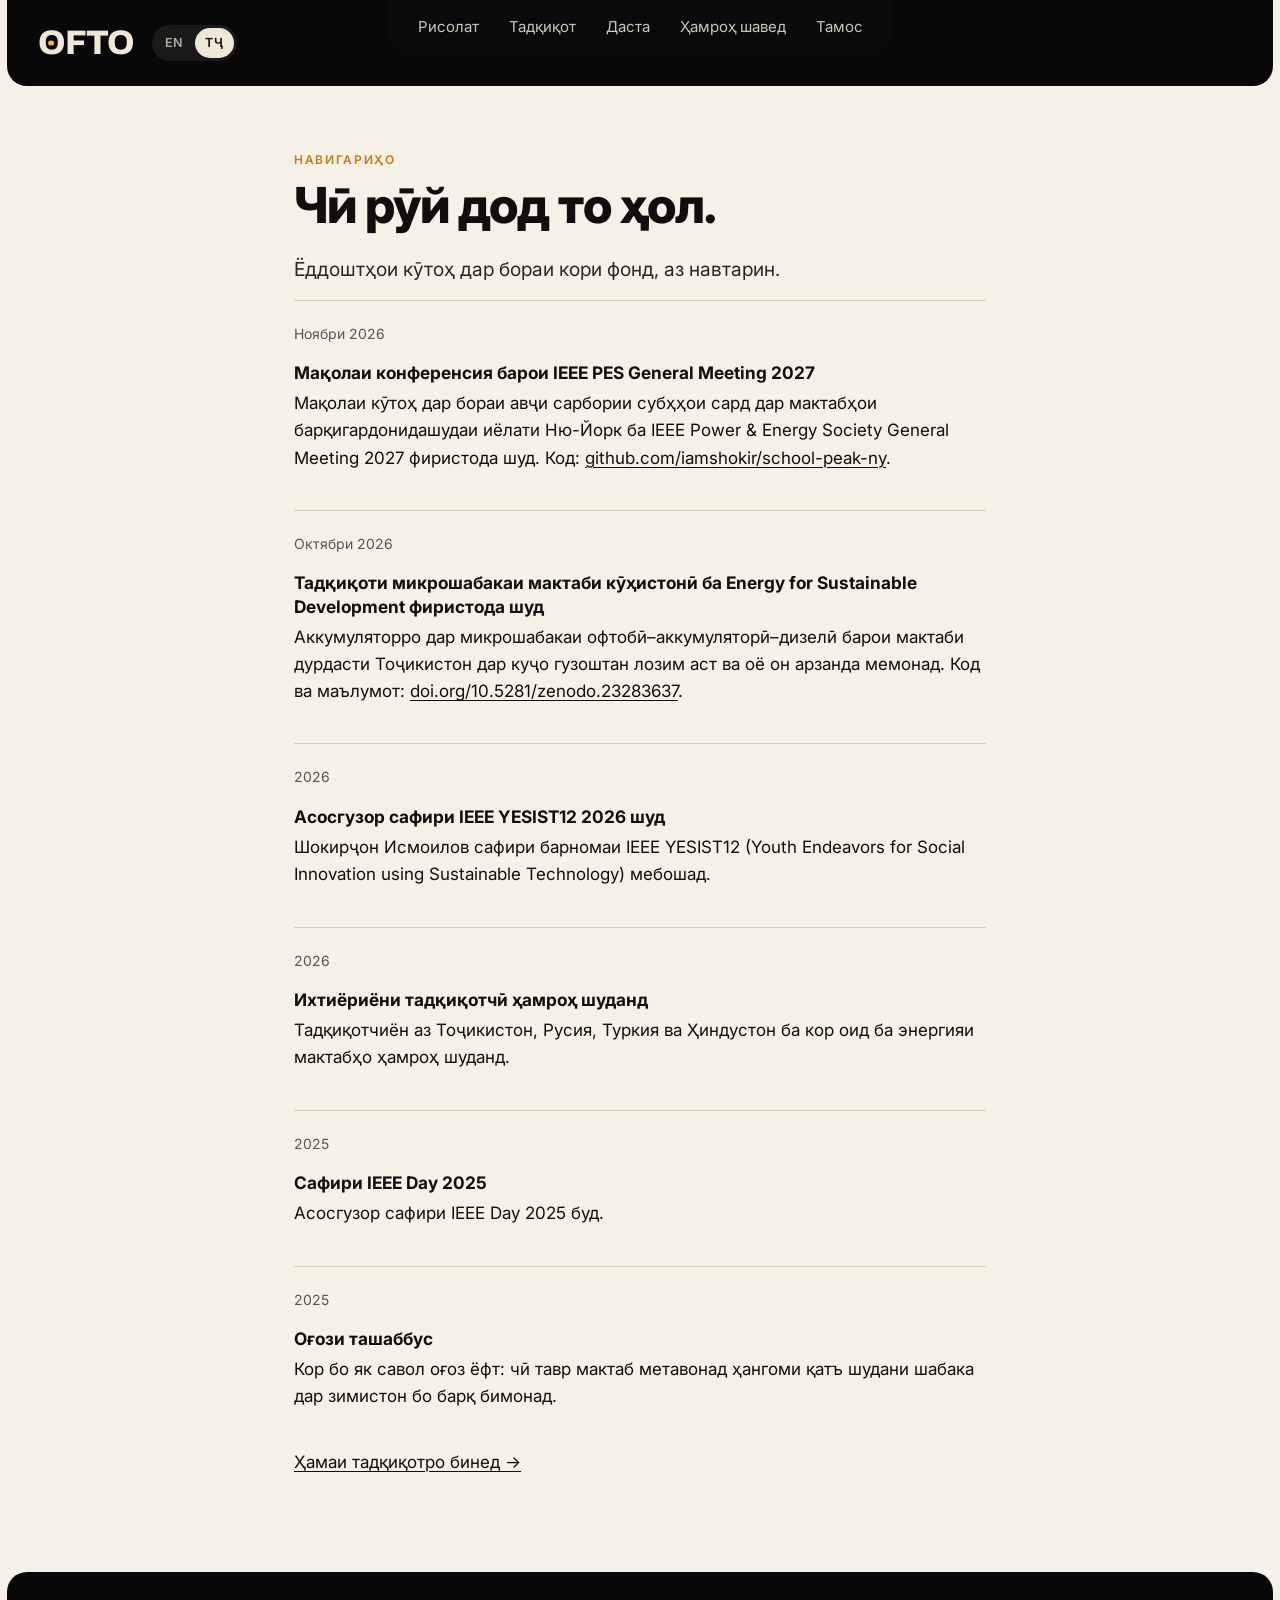
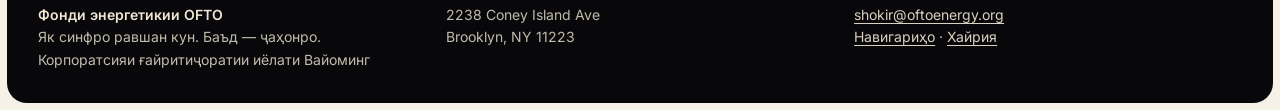
<file: tj/updates.html>
<!doctype html>
<html lang="tg">
<head>
<meta charset="utf-8" />
<meta name="viewport" content="width=device-width, initial-scale=1" />
<title>Навигариҳо — Фонди энергетикии OFTO</title>
<meta name="description" content="Навигариҳои Фонди энергетикии OFTO: мақолаҳо ва одамон." />
<link rel="icon" href="../favicon.svg" type="image/svg+xml" />
<link rel="apple-touch-icon" href="../apple-touch-icon.png" />
<link rel="canonical" href="https://oftoenergy.org/tj/updates.html" />
<link rel="alternate" hreflang="en" href="https://oftoenergy.org/updates.html" />
<link rel="alternate" hreflang="tg" href="https://oftoenergy.org/tj/updates.html" />
<meta property="og:url" content="https://oftoenergy.org/tj/updates.html" />
<link rel="preconnect" href="https://fonts.googleapis.com" />
<link rel="preconnect" href="https://fonts.gstatic.com" crossorigin />
<link href="https://fonts.googleapis.com/css2?family=Archivo:wght@400;500;600;800&family=Inter:wght@400;500;600;700&display=swap" rel="stylesheet" />
<link rel="stylesheet" href="../css/site.css" />
<style>body { font-family: "Inter", -apple-system, "Helvetica Neue", Arial, sans-serif; } .mark { font-family: "Archivo", sans-serif; }</style>
<meta property="og:type" content="website" />
<meta property="og:site_name" content="Фонди энергетикии OFTO" />
<meta property="og:title" content="Навигариҳо — Фонди энергетикии OFTO" />
<meta property="og:description" content="Навигариҳои Фонди энергетикии OFTO: мақолаҳо ва одамон." />
<meta property="og:image" content="https://oftoenergy.org/assets/og.jpg" />
<meta name="twitter:card" content="summary_large_image" />
</head>
<body>
<a class="skip" href="#main">Ба мундариҷа гузаштан</a>
<header class="top">
  <a class="mark" href="index.html" aria-label="Фонди энергетикии OFTO — саҳифаи асосӣ"><span class="o">O</span>FTO</a>
  <nav class="langs" aria-label="Забон"><a href="../updates.html" hreflang="en" lang="en">EN</a><a href="updates.html" aria-current="true" lang="tg">ТҶ</a></nav>
  <nav class="tab" aria-label="Main">
    <details class="menu"><summary>Меню</summary><ul><li><a href="mission.html">Рисолат</a></li><li><a href="research.html">Тадқиқот</a></li><li><a href="team.html">Даста</a></li><li><a href="contact.html#involved">Ҳамроҳ шавед</a></li><li><a href="contact.html">Тамос</a></li></ul></details>
    <ul class="wide"><li><a href="mission.html">Рисолат</a></li><li><a href="research.html">Тадқиқот</a></li><li><a href="team.html">Даста</a></li><li><a href="contact.html#involved">Ҳамроҳ шавед</a></li><li><a href="contact.html">Тамос</a></li></ul>
  </nav>
</header>
<main id="main">
<p class="eyebrow">Навигариҳо</p>
<h1>Чӣ рӯй дод то ҳол.</h1>
<p class="lede">Ёддоштҳои кӯтоҳ дар бораи кори фонд, аз навтарин.</p>
<ul class="papers">
<li><p class="muted small">Ноябри 2026</p><h3>Мақолаи конференсия барои IEEE PES General Meeting 2027</h3><p>Мақолаи кӯтоҳ дар бораи авҷи сарбории субҳҳои сард дар мактабҳои барқигардонидашудаи иёлати Ню-Йорк ба IEEE Power &amp; Energy Society General Meeting 2027 фиристода шуд. Код: <a href="https://github.com/iamshokir/school-peak-ny">github.com/iamshokir/school-peak-ny</a>.</p></li>
<li><p class="muted small">Октябри 2026</p><h3>Тадқиқоти микрошабакаи мактаби кӯҳистонӣ ба Energy for Sustainable Development фиристода шуд</h3><p>Аккумуляторро дар микрошабакаи офтобӣ–аккумуляторӣ–дизелӣ барои мактаби дурдасти Тоҷикистон дар куҷо гузоштан лозим аст ва оё он арзанда мемонад. Код ва маълумот: <a href="https://doi.org/10.5281/zenodo.23283637">doi.org/10.5281/zenodo.23283637</a>.</p></li>
<li><p class="muted small">2026</p><h3>Асосгузор сафири IEEE YESIST12 2026 шуд</h3><p>Шокирҷон Исмоилов сафири барномаи IEEE YESIST12 (Youth Endeavors for Social Innovation using Sustainable Technology) мебошад.</p></li>
<li><p class="muted small">2026</p><h3>Ихтиёриёни тадқиқотчӣ ҳамроҳ шуданд</h3><p>Тадқиқотчиён аз Тоҷикистон, Русия, Туркия ва Ҳиндустон ба кор оид ба энергияи мактабҳо ҳамроҳ шуданд.</p></li>
<li><p class="muted small">2025</p><h3>Сафири IEEE Day 2025</h3><p>Асосгузор сафири IEEE Day 2025 буд.</p></li>
<li><p class="muted small">2025</p><h3>Оғози ташаббус</h3><p>Кор бо як савол оғоз ёфт: чӣ тавр мактаб метавонад ҳангоми қатъ шудани шабака дар зимистон бо барқ бимонад.</p></li>
</ul>
<p><a href="research.html">Ҳамаи тадқиқотро бинед →</a></p>
</main>
<footer class="foot">
  <div><strong>Фонди энергетикии OFTO</strong><br />Як синфро равшан кун. Баъд — ҷаҳонро.<br />Корпоратсияи ғайритиҷоратии иёлати Вайоминг</div>
  <div>2238 Coney Island Ave<br />Brooklyn, NY 11223</div>
  <div><a href="mailto:shokir@oftoenergy.org">shokir@oftoenergy.org</a><br /><a href="updates.html">Навигариҳо</a> · <a href="contact.html#donate">Хайрия</a></div>
</footer>
</body>
</html>
</file>
<file: css/site.css>
:root { --frame:#08080a; --cream:#f0e8d6; --paper:#f6f1e6; --ink:#100f0d; --muted:#5b554b; --line:#d8cfbd; --sun:#c97a12; --tab:#0a0a0c; }
* { box-sizing: border-box; }
html { -webkit-text-size-adjust: 100%; }
body { margin: 0; background: var(--paper); color: var(--ink); font-family: "Archivo", -apple-system, "Helvetica Neue", Arial, sans-serif; font-size: 17px; line-height: 1.6; -webkit-font-smoothing: antialiased; }
a { color: inherit; text-decoration-thickness: 1px; text-underline-offset: 3px; }
a:hover { color: var(--sun); }
:focus-visible { outline: 2px solid var(--sun); outline-offset: 3px; border-radius: 4px; }
.skip { position: absolute; left: -999px; top: 8px; background: var(--ink); color: var(--cream); padding: 8px 12px; border-radius: 8px; z-index: 50; }
.skip:focus { left: 8px; }

/* Header: dark band with the hanging tab, echoing the home page */
.top { position: relative; background: var(--frame); height: 86px; border-radius: 0 0 20px 20px; margin: 0 7px; display: flex; align-items: center; padding: 0 2.4vw; }
.mark { font-weight: 800; letter-spacing: -0.03em; font-size: 34px; color: var(--cream); text-decoration: none; line-height: 1; }
.mark:hover { color: var(--cream); }
.mark .o { position: relative; }
.mark .o::after { content: ""; position: absolute; left: 50%; top: 50%; width: .17em; height: .17em; translate: -50% -42%; border-radius: 50%; background: #ffb347; }
.tab { position: absolute; left: 50%; top: 0; translate: -50% 0; background: var(--tab); border-radius: 0 0 22px 22px; padding: 0 30px; }
.tab ul { list-style: none; margin: 0; padding: 0; }
.tab .wide { display: flex; gap: 30px; height: 54px; align-items: center; }
.tab a { color: rgba(240,232,214,.85); text-decoration: none; font-size: 15px; }
.tab a:hover, .tab a[aria-current="page"] { color: var(--cream); }
.top :focus-visible, .foot :focus-visible { outline-color: #ffb347; }
.tab a[aria-current="page"] { text-decoration: underline; text-decoration-color: #ffb347; text-underline-offset: 6px; }
.menu { display: none; }
.langs { display: flex; gap: 2px; margin-left: 18px; background: rgba(240,232,214,.08); border-radius: 999px; padding: 3px; }
.langs a { color: rgba(240,232,214,.7); text-decoration: none; font-size: 12.5px; font-weight: 600; letter-spacing: .06em; padding: 5px 10px; border-radius: 999px; }
.langs a[aria-current] { background: var(--cream); color: var(--ink); }
.langs a:hover { color: var(--cream); }
.langs a[aria-current]:hover { color: var(--ink); }

main { max-width: 46rem; margin: 0 auto; padding: 64px 22px 40px; }
.eyebrow { font-size: 12px; font-weight: 600; letter-spacing: .14em; text-transform: uppercase; color: var(--sun); margin: 0 0 10px; }
h1 { font-size: clamp(2.1rem, 5vw, 3.1rem); line-height: 1.08; letter-spacing: -0.02em; font-weight: 800; margin: 0 0 22px; }
h2 { font-size: 1.45rem; line-height: 1.2; letter-spacing: -0.01em; margin: 56px 0 14px; }
h3 { font-size: 1.08rem; line-height: 1.35; margin: 0 0 6px; }
p { margin: 0 0 16px; }
.lede { font-size: 1.2rem; line-height: 1.5; color: #2a2722; }
.muted { color: var(--muted); }
hr { border: 0; border-top: 1px solid var(--line); margin: 48px 0; }
dl.facts { display: grid; grid-template-columns: 9rem 1fr; gap: 10px 20px; margin: 0; }
dl.facts dt { color: var(--muted); font-size: 14px; padding-top: 2px; }
dl.facts dd { margin: 0; }

.papers { list-style: none; margin: 0; padding: 0; counter-reset: p; }
.papers li { border-top: 1px solid var(--line); padding: 22px 0; }
.status { display: inline-block; font-size: 12px; font-weight: 600; letter-spacing: .06em; text-transform: uppercase; color: var(--ink); border: 1px solid var(--ink); border-radius: 999px; padding: 2px 10px; margin-bottom: 10px; }
.status.prep { color: var(--muted); border-color: var(--muted); }
.papers .venue { font-size: 15px; color: var(--muted); margin: 6px 0 0; }
.group { font-size: 13px; font-weight: 600; letter-spacing: .12em; text-transform: uppercase; color: var(--muted); margin: 40px 0 0; }

.btn { display: inline-block; background: var(--ink); color: var(--cream); text-decoration: none; border-radius: 999px; padding: 12px 26px; font-weight: 500; }
.btn:hover { color: #ffb347; }
.small { font-size: 14px; }
.founder { display: flex; gap: 22px; align-items: flex-end; margin: 0 0 22px; }
.founder img { width: 168px; height: auto; border-radius: 16px; display: block; }
.founder h3 { font-size: 1.3rem; }
@media (max-width: 480px) { .founder { flex-direction: column; align-items: flex-start; } .founder img { width: 60%; } }
.foot { margin: 40px 7px 7px; background: var(--frame); color: rgba(240,232,214,.8); border-radius: 20px; padding: 32px 2.4vw; display: grid; grid-template-columns: repeat(3, 1fr); gap: 20px; font-size: 14px; line-height: 1.6; }
.foot strong { color: var(--cream); font-weight: 600; }
.foot a { color: rgba(240,232,214,.9); }
.foot a:hover { color: #ffb347; }

@media (max-width: 760px) {
  .top { height: 70px; }
  .mark { font-size: 28px; }
  .tab { left: auto; right: 14px; translate: none; padding: 0 18px; }
  .tab .wide { display: none; }
  .menu { display: block; }
  .menu summary { list-style: none; color: var(--cream); height: 46px; display: flex; align-items: center; cursor: pointer; font-size: 15px; }
  .menu summary::-webkit-details-marker { display: none; }
  .menu ul { padding: 4px 0 14px; display: grid; gap: 8px; }
  main { padding-top: 44px; }
  dl.facts { grid-template-columns: 1fr; gap: 2px; }
  dl.facts dd { margin-bottom: 10px; }
  .foot { grid-template-columns: 1fr; }
}
</file>
